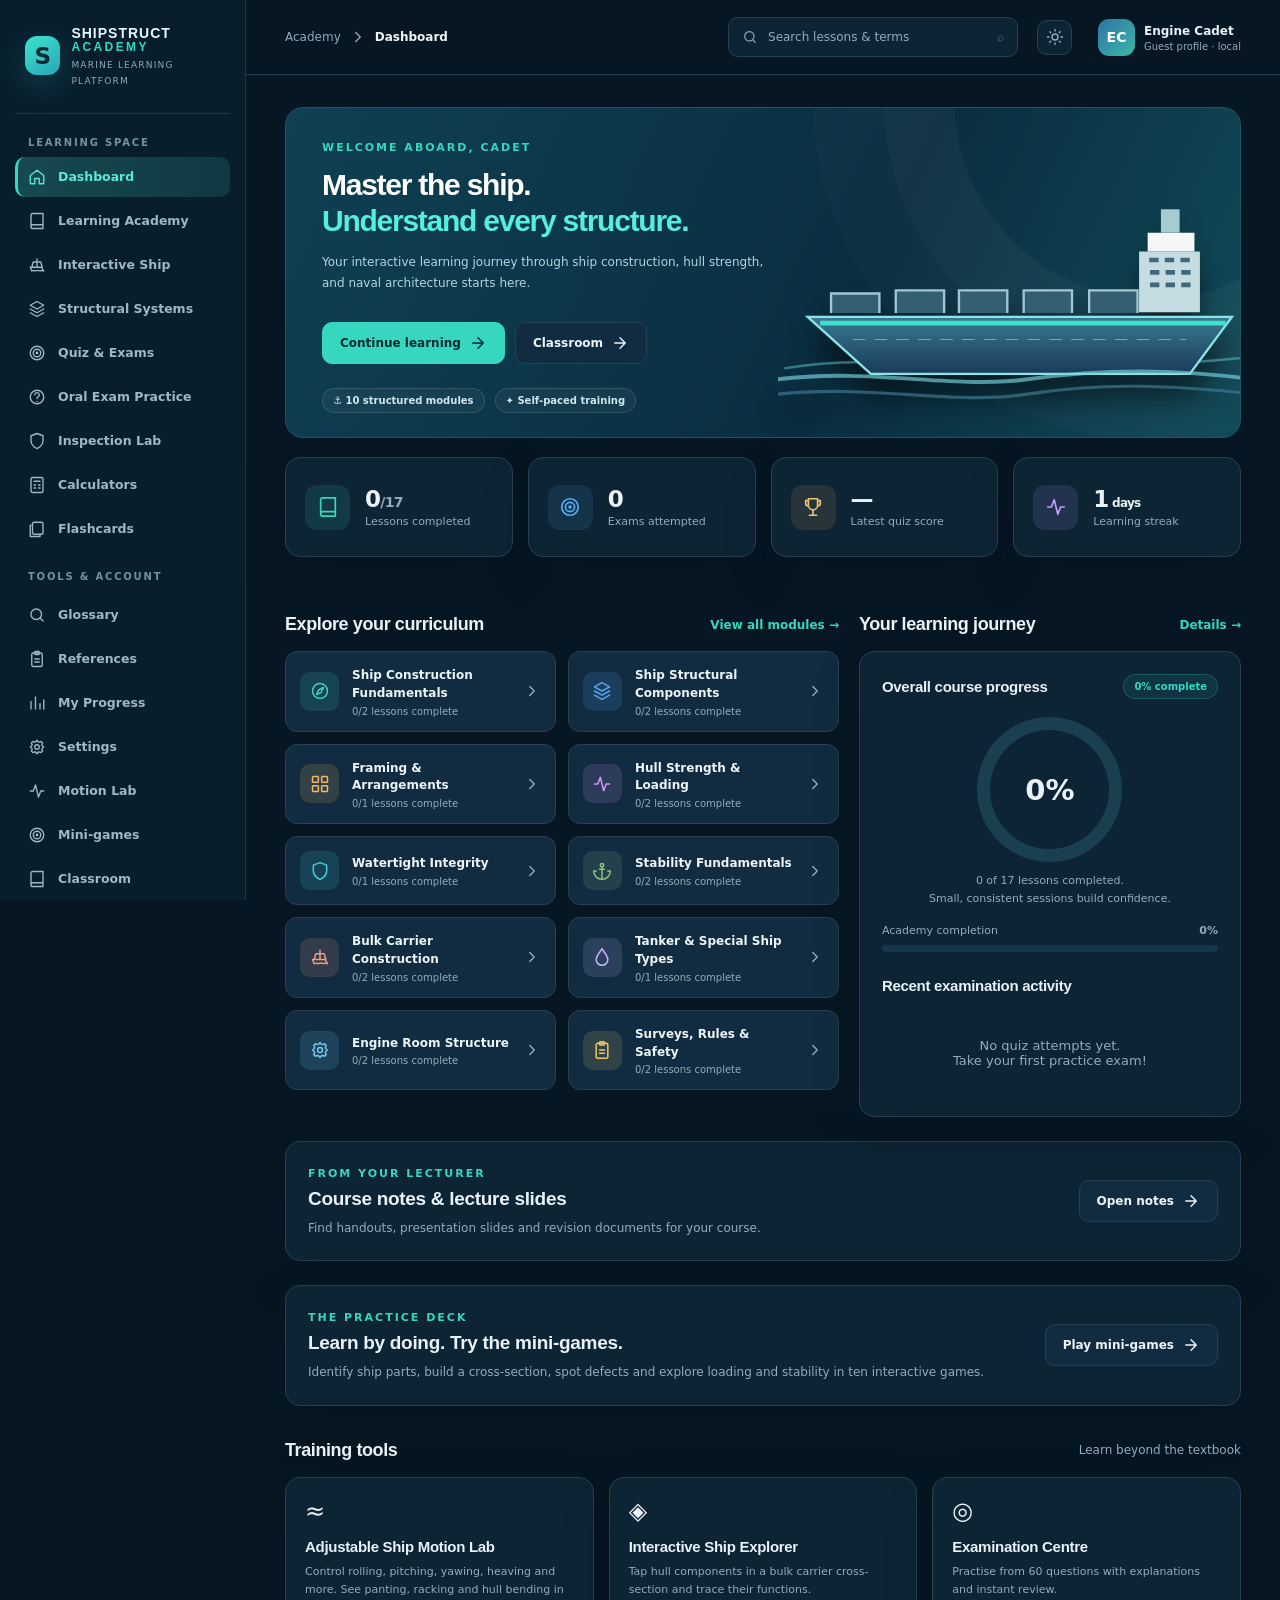
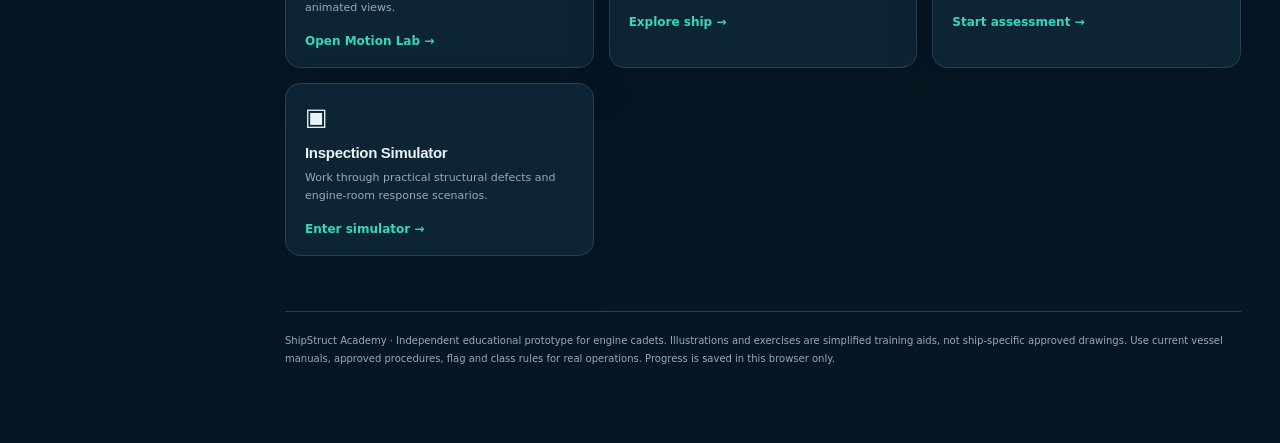
<file: index.html>
<!doctype html>
<html lang="en">
<head>
  <meta charset="utf-8">
  <meta name="viewport" content="width=device-width,initial-scale=1,viewport-fit=cover">
  <meta name="theme-color" content="#071b2c">
  <meta name="description" content="ShipStruct Academy — ship construction and naval architecture training for marine engineering cadets.">
  <link rel="manifest" href="manifest.webmanifest">
  <link rel="icon" href="favicon.svg" type="image/svg+xml">
  <style>
:root{font-family:'DM Sans',system-ui,-apple-system,BlinkMacSystemFont,'Segoe UI',sans-serif;color:#e9f2f7;background:#061723;font-size:14px;--bg:#061723;--surface:#0d2435;--surface2:#112c40;--surface3:#16364b;--ink:#edf5f8;--muted:#95abba;--border:#274152;--accent:#37d7bf;--cyan:#5aaef5;--shade:rgba(0,0,0,.20);--shadow:0 18px 48px rgba(1,10,20,.18)}
*{box-sizing:border-box}body{margin:0;min-height:100vh}button,input,select,textarea{font:inherit}button{cursor:pointer}a{color:inherit;text-decoration:none}input,select,textarea{outline:none}button:focus-visible,input:focus-visible,select:focus-visible,textarea:focus-visible,a:focus-visible,[tabindex]:focus-visible{outline:2px solid var(--accent);outline-offset:3px}::selection{background:#2b977f;color:white}
body.light{--bg:#f2f6fa;--surface:#fff;--surface2:#f8fafc;--surface3:#eaf2f7;--ink:#152c3a;--muted:#607687;--border:#dce6ed;--shade:rgba(22,69,99,.05);--shadow:0 12px 32px rgba(23,65,91,.08);background:var(--bg);color:var(--ink)}
.boot{position:fixed;inset:0;display:grid;place-content:center;text-align:center;letter-spacing:3px;font-weight:800;font-size:24px;color:#efffff}.boot span{color:var(--accent)}.boot small{display:block;letter-spacing:0;font-size:13px;margin-top:15px;color:var(--muted);font-weight:500}
.shell{display:grid;grid-template-columns:246px minmax(0,1fr);min-height:100vh}.sidebar{background:#081e2d;border-right:1px solid #18374b;position:sticky;top:0;height:100vh;padding:25px 15px;display:flex;flex-direction:column;z-index:50;color:#e7f6fc;overflow-y:auto}.brand{display:flex;align-items:center;gap:11px;padding:0 10px 26px;border-bottom:1px solid #1b3849}.brandmark{display:grid;place-items:center;width:39px;height:39px;border-radius:12px;background:linear-gradient(145deg,#3be4cc,#28a5b9);font-weight:900;font-size:23px;color:#072a35;box-shadow:0 10px 30px #27c9c234}.brandname{font-family:Manrope,sans-serif;font-weight:900;font-size:14px;letter-spacing:1px;line-height:1.1}.brandname strong{display:block;color:var(--accent);font-size:12px;letter-spacing:2.4px}.brandhint{font-size:9px;letter-spacing:1.2px;color:#90abb7;margin-top:3px}.side-section{padding:23px 13px 9px;color:#73929f;font-size:10px;text-transform:uppercase;font-weight:800;letter-spacing:1.8px}.nav{display:grid;gap:4px}.nav-link{width:100%;display:flex;align-items:center;gap:12px;padding:11px 13px;border:0;border-radius:10px;color:#9eb8c6;background:transparent;text-align:left;font-weight:600;font-size:12.5px}.nav-link svg{width:18px;height:18px;flex-shrink:0}.nav-link:hover{background:#142f40;color:#eaffff}.nav-link.active{background:linear-gradient(90deg,#174a50,#103842);color:#5aead8;border-left:3px solid var(--accent);padding-left:10px}.side-bottom{margin-top:auto;padding-top:18px}.side-tip{border:1px solid #245265;background:linear-gradient(145deg,#11394a,#0a2a39);border-radius:15px;padding:15px}.side-tip .tip-emoji{font-size:22px}.side-tip h4{margin:8px 0;font-size:12px}.side-tip p{color:#8eb5c2;font-size:11px;line-height:1.65;margin:0 0 12px}.tip-btn{background:#32d4bb;color:#06252b;padding:9px 12px;border-radius:9px;font-size:11px;font-weight:800;border:0;width:100%}.side-version{font-size:10px;color:#547484;margin:16px 10px 0}.main{min-width:0}.topbar{height:75px;border-bottom:1px solid var(--border);display:flex;align-items:center;gap:19px;padding:0 39px;position:sticky;top:0;z-index:30;background:var(--bg);backdrop-filter:blur(18px)}.mobile-menu{display:none;background:transparent;border:0;color:var(--ink)}.breadcrumb{display:flex;align-items:center;gap:8px;color:var(--muted);font-size:12px;white-space:nowrap}.breadcrumb strong{color:var(--ink);font-weight:700}.top-spacer{flex:1}.global-search{display:flex;align-items:center;gap:10px;width:290px;padding:11px 13px;background:var(--surface);border:1px solid var(--border);border-radius:10px;color:var(--muted);cursor:pointer;text-align:left;font-size:12px}.global-search svg{width:16px;height:16px}.top-round{background:var(--surface);border:1px solid var(--border);color:var(--muted);width:35px;height:35px;border-radius:10px;display:grid;place-items:center}.avatar{display:flex;align-items:center;gap:9px;padding-left:7px}.avatar-circle{display:grid;place-items:center;background:linear-gradient(135deg,#3272a5,#39baa7);height:37px;width:37px;border-radius:11px;color:white;font-weight:900}.avatar small{display:block;color:var(--muted);font-size:10px;margin-top:3px}.avatar strong{font-size:12px}.content{max-width:1460px;padding:32px 39px 75px;margin:0 auto}.eyebrow{color:var(--accent);font-size:11px;font-weight:800;letter-spacing:2px;text-transform:uppercase}.page-top{margin-bottom:26px}.page-top h1{font-family:Manrope,sans-serif;font-size:28px;letter-spacing:-1.1px;margin:8px 0}.subtext{color:var(--muted);font-size:13px;line-height:1.65;max-width:720px}.muted{color:var(--muted)}.mini{font-size:11px}.card{background:var(--surface);border:1px solid var(--border);border-radius:15px;padding:22px;box-shadow:var(--shadow)}.card.flat{box-shadow:none}.card-header{display:flex;align-items:center;gap:12px;justify-content:space-between;margin-bottom:18px}.card h3{font-family:Manrope,sans-serif;font-size:15px;letter-spacing:-.3px;margin:0}.card p{line-height:1.68}.section-head{display:flex;align-items:center;justify-content:space-between;gap:15px;margin:34px 0 16px}.section-head h2{margin:0;font-size:18px;letter-spacing:-.4px;font-family:Manrope,sans-serif}.section-head small{color:var(--muted);font-size:12px}.link{color:var(--accent);font-weight:700;border:0;background:transparent;cursor:pointer;font-size:12px;padding:0}.pill{display:inline-flex;align-items:center;gap:6px;border:1px solid var(--border);background:var(--surface2);padding:6px 10px;border-radius:30px;color:var(--muted);font-size:10px;font-weight:700}.pill.accent{color:var(--accent);background:rgba(55,215,191,.09);border-color:rgba(55,215,191,.24)}.pill.warning{color:#f3c779;background:#f3c77910;border-color:#f3c77940}.btn{display:inline-flex;align-items:center;justify-content:center;gap:8px;background:var(--accent);border:1px solid var(--accent);color:#032a31;padding:11px 17px;font-size:12px;font-weight:800;border-radius:10px;text-align:center;transition:transform .15s,background .15s}.btn:hover{transform:translateY(-1px);background:#51e2cf}.btn.secondary{background:var(--surface2);border-color:var(--border);color:var(--ink)}.btn.secondary:hover{background:var(--surface3)}.btn.ghost{background:transparent;border-color:var(--border);color:var(--muted)}.btn.danger{background:#643b4c;border-color:#9a536e;color:#fff}.btn:disabled{opacity:.44;cursor:not-allowed;transform:none}.btn.small{font-size:11px;padding:8px 12px;border-radius:8px}.btn.full{width:100%}.hero{min-height:254px;display:grid;grid-template-columns:1.08fr .92fr;position:relative;overflow:hidden;background:linear-gradient(115deg,#0f4054 0%,#0a2e40 60%,#114b59 100%);border:1px solid #235264;border-radius:18px;padding:33px 36px 24px;color:#fff}.hero:before{content:"";position:absolute;width:400px;height:400px;border:1px solid #ffffff0a;border-radius:50%;right:-115px;top:-210px;box-shadow:0 0 0 70px #ffffff05,0 0 0 140px #ffffff04}.hero .hero-text{z-index:1}.hero h1{font-size:30px;font-family:Manrope,sans-serif;letter-spacing:-1.25px;margin:13px 0;line-height:1.2;max-width:500px}.hero h1 span{color:#54efdd}.hero p{font-size:12px;color:#b3d7e1;line-height:1.75;max-width:450px}.hero .btn{margin-top:16px}.hero-visual{align-self:center;justify-self:stretch;z-index:1;margin:25px -50px -12px -20px}.hero-visual svg{display:block;width:100%;filter:drop-shadow(0px 23px 13px #0007)}.hero-meta{display:flex;gap:10px;margin-top:24px}.hero-meta .pill{background:#ffffff0b;border-color:#ffffff20;color:#cee7ee}.stats{display:grid;grid-template-columns:repeat(4,minmax(0,1fr));gap:15px;margin-top:19px}.stat{display:flex;align-items:center;gap:15px;min-height:100px;padding:18px 19px}.stat-icon{width:45px;height:45px;border-radius:12px;background:rgba(55,215,191,.12);color:var(--accent);display:grid;place-items:center;flex-shrink:0}.stat-icon svg{width:22px;height:22px}.stat:nth-child(2) .stat-icon{background:#5aaef51b;color:var(--cyan)}.stat:nth-child(3) .stat-icon{background:#f1bb701c;color:#eac379}.stat:nth-child(4) .stat-icon{background:#b89af621;color:#c0a2fe}.stat strong{display:block;font-size:23px;letter-spacing:-.7px;font-weight:800}.stat small{font-size:11px;color:var(--muted)}.grid-two{display:grid;grid-template-columns:1.45fr 1fr;gap:20px}.module-list{display:grid;grid-template-columns:repeat(2,minmax(0,1fr));gap:12px}.module-row{display:flex;align-items:center;gap:13px;border:1px solid var(--border);background:var(--surface2);border-radius:12px;padding:14px;cursor:pointer;text-align:left;color:var(--ink)}.module-row:hover{border-color:#3b887e;transform:translateY(-1px)}.mod-icon{width:39px;height:39px;border-radius:10px;background:color-mix(in srgb,var(--mod-color) 15%,transparent);color:var(--mod-color);display:grid;place-items:center;flex-shrink:0;font-weight:900;font-size:13px}.mod-icon svg{width:20px;height:20px}.module-row .mod-title{font-size:12px;font-weight:800;line-height:1.4}.module-row small{color:var(--muted);font-size:10px;display:block;margin-top:4px}.circle-progress{--pct:0;display:grid;place-items:center;width:145px;height:145px;border-radius:50%;background:conic-gradient(var(--accent) calc(var(--pct)*1%),#1a4050 0);margin:10px auto;position:relative}.circle-progress:before{content:"";position:absolute;inset:13px;background:var(--surface);border-radius:50%}.circle-progress strong{position:relative;font-size:29px}.progress-hint{text-align:center;font-size:11px;color:var(--muted);line-height:1.6}.progress-row{display:flex;justify-content:space-between;color:var(--muted);font-size:11px;margin:17px 0 8px}.progress-track{height:7px;background:var(--surface3);border-radius:20px;overflow:hidden}.progress-fill{height:100%;background:linear-gradient(90deg,#28b8c4,#41dcc2);border-radius:inherit;transition:width .4s}.activity-item{display:flex;align-items:center;gap:12px;padding:14px 0;border-bottom:1px solid var(--border)}.activity-item:last-child{border-bottom:0}.activity-dot{width:9px;height:9px;background:var(--accent);border-radius:50%}.activity-item h4{margin:0 0 3px;font-size:12px}.activity-item small{color:var(--muted);font-size:10px}.workspace{display:grid;grid-template-columns:repeat(3,minmax(0,1fr));gap:15px}.workspace .card{padding:19px;min-height:155px}.workspace .big-icon{font-size:24px;display:block;margin-bottom:13px}.workspace .card h3{margin:0 0 8px}.workspace .card p{margin:0 0 14px;color:var(--muted);font-size:11px}.academy-controls{display:flex;gap:12px;align-items:center;flex-wrap:wrap;margin-bottom:18px}.searchbox,.select,.number-field,.textarea{background:var(--surface);border:1px solid var(--border);border-radius:10px;color:var(--ink);padding:11px 13px}.searchbox{flex:1;min-width:220px}.select{min-width:200px}.lesson-grid{display:grid;grid-template-columns:repeat(3,minmax(0,1fr));gap:15px}.lesson-tile{display:flex;flex-direction:column;gap:10px;min-height:233px;transition:transform .14s,border-color .14s}.lesson-tile:hover{transform:translateY(-2px);border-color:#46988d}.lesson-tile .card-kicker{color:var(--accent);font-size:10px;font-weight:800;letter-spacing:.7px;text-transform:uppercase}.lesson-tile h3{font-size:16px;line-height:1.45}.lesson-tile p{color:var(--muted);font-size:12px;line-height:1.6;margin:0;display:-webkit-box;-webkit-line-clamp:3;-webkit-box-orient:vertical;overflow:hidden}.lesson-tile .bottom{margin-top:auto;display:flex;justify-content:space-between;align-items:center;gap:8px}.lesson-tile .bottom span{font-size:11px;color:var(--muted)}.lesson-body{display:grid;grid-template-columns:minmax(0,1fr) 260px;gap:20px;align-items:start}.article{padding:32px}.article h2{font-family:Manrope,sans-serif;font-size:20px;margin:31px 0 10px}.article h2:first-of-type{margin-top:19px}.article p{font-size:13px;color:var(--muted);line-height:1.95;margin:9px 0}.article ul{padding-left:19px;color:var(--muted);line-height:1.8}.article li{margin:8px 0}.article .lead{font-size:15px;color:var(--ink);line-height:1.85}.note-block{padding:18px;background:var(--surface2);border-radius:12px;border-left:3px solid var(--accent);margin-top:18px}.note-block h4{font-size:12px;margin:0 0 8px;color:var(--accent)}.note-block p{margin:0}.article-side{position:sticky;top:99px;display:grid;gap:16px}.objectives-list{padding-left:18px;margin:9px 0;color:var(--muted);line-height:1.85;font-size:12px}.tag-list{display:flex;flex-wrap:wrap;gap:7px;margin:13px 0}.tag-list span{background:var(--surface3);border:1px solid var(--border);color:var(--muted);padding:6px 9px;border-radius:7px;font-size:10px}.textarea{width:100%;min-height:125px;resize:vertical;line-height:1.6}.diagram-wrap{background:radial-gradient(ellipse at center,#123a4b 0%,#091e2f 85%);border:1px solid #2b4d5f;overflow:hidden;border-radius:16px;position:relative;padding:14px}.diagram-wrap svg{width:100%;height:auto;max-height:530px;display:block}.explorer-grid{display:grid;grid-template-columns:minmax(0,1.6fr) minmax(260px,.7fr);gap:17px}.explorer-control{display:flex;align-items:center;justify-content:space-between;gap:8px;margin-bottom:17px;flex-wrap:wrap}.legend{display:flex;flex-wrap:wrap;gap:10px;margin:13px 0 0}.legend span{font-size:10px;color:var(--muted)}.legend i{display:inline-block;width:9px;height:9px;border-radius:2px;background:var(--c);margin-right:5px}.ship-part{cursor:pointer;transition:filter .2s,opacity .2s}.ship-part:hover{filter:brightness(1.35)}.ship-part.active{filter:brightness(1.45) drop-shadow(0 0 6px #38eaca)}.ship-part:focus{outline:none;filter:brightness(1.3) drop-shadow(0 0 6px #38eaca)}.ship-label{pointer-events:none;font-family:system-ui,sans-serif;fill:#d0e9f3;font-size:13px;font-weight:600}.ship-line{stroke:#75abbc;stroke-width:4;stroke-linejoin:round}.diagram-hint{color:var(--muted);font-size:11px;margin:7px 0}.part-list{display:grid;grid-template-columns:repeat(2,1fr);gap:7px}.part-btn{padding:10px;text-align:left;border-radius:8px;font-size:11px;border:1px solid var(--border);background:var(--surface2);color:var(--muted)}.part-btn.active{color:var(--accent);border-color:var(--accent);background:#2ed5bd12}.info-header{margin:12px 0;font-size:22px;font-family:Manrope,sans-serif}.info-field{padding:13px 0;border-top:1px solid var(--border)}.info-field h4{margin:0 0 7px;font-size:10px;text-transform:uppercase;letter-spacing:1.3px;color:var(--accent)}.info-field p{margin:0;color:var(--muted);font-size:12px;line-height:1.8}.quiz-start{display:grid;grid-template-columns:1fr 1fr;gap:20px}.field{margin-bottom:16px}.field label{display:block;font-size:11px;color:var(--muted);font-weight:700;margin-bottom:8px}.field .select,.field .number-field{width:100%}.question-layout{max-width:820px;margin:0 auto}.quiz-progress{display:flex;align-items:center;gap:15px;margin-bottom:17px}.quiz-progress .progress-track{flex:1}.quiz-panel h2{font-family:Manrope,sans-serif;font-size:23px;line-height:1.5;max-width:730px;margin:20px 0 24px}.choices{display:grid;gap:11px}.choice{display:flex;align-items:center;gap:12px;padding:15px 17px;background:var(--surface2);border:1px solid var(--border);color:var(--ink);border-radius:11px;text-align:left;width:100%;font-size:13px;line-height:1.5}.choice:hover:not(:disabled){border-color:var(--accent)}.choice .letter{display:grid;place-items:center;width:30px;height:30px;border-radius:8px;border:1px solid var(--border);font-weight:800;flex-shrink:0}.choice.correct{border-color:#2ed1af;background:#1ac19b18}.choice.wrong{border-color:#f08a8a;background:#e9636316}.feedback{margin:18px 0;padding:17px;background:#27b9a413;border:1px solid #32d9bb49;border-radius:12px;color:var(--ink);line-height:1.8}.feedback.bad{background:#ca777712;border-color:#d37b7b56}.result-score{font-size:63px;font-weight:900;letter-spacing:-2px;color:var(--accent);margin:5px 0}.review-item{padding:16px;border-bottom:1px solid var(--border)}.review-item:last-child{border:0}.review-item h4{margin:0 0 10px;line-height:1.6}.review-item p{margin:5px 0;color:var(--muted);font-size:12px;line-height:1.7}.inspection-grid{display:grid;grid-template-columns:repeat(2,1fr);gap:16px}.scenario-card{display:flex;flex-direction:column;min-height:180px}.scenario-card h3{margin:14px 0 6px}.scenario-card p{font-size:12px;color:var(--muted)}.scenario-card .btn{margin-top:auto;align-self:flex-start}.calc-grid{display:grid;grid-template-columns:300px minmax(0,1fr);gap:19px}.calc-list{display:grid;gap:7px}.calc-list button{display:flex;align-items:center;gap:10px;text-align:left;padding:13px;background:var(--surface2);border:1px solid var(--border);border-radius:10px;color:var(--muted);font-size:12px}.calc-list button.active{border-color:var(--accent);color:var(--accent);background:#38d4be0d}.calc-inputs{display:grid;grid-template-columns:repeat(2,minmax(0,1fr));gap:12px}.calc-output{background:linear-gradient(125deg,#173f51,#0e3042);border:1px solid #2b6876;border-radius:12px;padding:23px;margin-top:21px;color:white}.calc-output strong{font-size:28px;display:block;margin:5px 0}.calc-output small{color:#add4db}.flashcard{min-height:270px;padding:35px;border-radius:17px;border:1px solid #33838a;background:radial-gradient(circle at 65% 10%,#205568 0%,#103448 45%,#0c2b3b 100%);color:#efffff;display:flex;flex-direction:column;align-items:center;justify-content:center;text-align:center;cursor:pointer;gap:20px}.flashcard h2{font-family:Manrope,sans-serif;font-size:28px;margin:0}.flashcard p{font-size:15px;line-height:1.8;max-width:500px}.flash-controls{display:flex;align-items:center;justify-content:center;gap:10px;margin-top:20px;flex-wrap:wrap}.glossary-grid{display:grid;grid-template-columns:repeat(2,1fr);gap:12px}.term{padding:17px}.term h4{font-size:13px;margin:0 0 7px}.term p{font-size:11px;color:var(--muted);line-height:1.7;margin:0}.resource-card{margin-bottom:12px}.resource-card a{display:block}.resource-card h3{margin:7px 0}.resource-card:hover{border-color:#328b87}.bar-row{display:grid;grid-template-columns:190px minmax(80px,1fr) 44px;gap:12px;align-items:center;padding:11px 0}.bar-row span{font-size:11px;color:var(--muted)}.bar-row strong{font-size:11px;text-align:right}.empty{padding:40px 20px;text-align:center;color:var(--muted);font-size:13px}.settings-grid{display:grid;grid-template-columns:1fr 1fr;gap:18px}.file-input{display:block;border:1px dashed var(--border);border-radius:10px;padding:18px;margin:15px 0;font-size:12px}.toast{position:fixed;right:25px;bottom:24px;z-index:200;background:#225a61;color:#f0ffff;border:1px solid #3de1bf;border-radius:12px;padding:12px 16px;font-size:12px;box-shadow:0 10px 40px #0006}.overlay{position:fixed;inset:0;z-index:44;background:#030e18ad;display:none}.note-strong{color:var(--ink);font-weight:700}.footnote{border-top:1px solid var(--border);margin-top:55px;padding-top:20px;color:var(--muted);font-size:10px;line-height:1.8}.icon{width:18px;height:18px;vertical-align:middle;stroke:currentColor;fill:none;stroke-width:1.8;stroke-linecap:round;stroke-linejoin:round}.backlink{color:var(--muted);font-weight:700;font-size:12px;display:inline-flex;align-items:center;gap:7px;margin-bottom:20px}.backlink:hover{color:var(--accent)}
@media(max-width:1200px){.content{padding:29px 27px 65px}.topbar{padding:0 27px}.stats{grid-template-columns:repeat(2,1fr)}.lesson-grid{grid-template-columns:repeat(2,1fr)}.workspace{grid-template-columns:repeat(2,1fr)}}
@media(max-width:950px){.shell{grid-template-columns:1fr}.sidebar{position:fixed;left:-270px;top:0;width:246px;transition:left .22s}.sidebar.open{left:0}.overlay.show{display:block}.mobile-menu{display:grid;place-items:center}.global-search{width:180px}.topbar{height:66px}.content{padding:23px 22px 60px}.hero{grid-template-columns:1fr}.hero-visual{position:absolute;right:-30px;bottom:-20px;width:44%;opacity:.45;margin:0}.hero-text{max-width:75%}.grid-two{grid-template-columns:1fr}.explorer-grid{grid-template-columns:1fr}.lesson-body{grid-template-columns:1fr}.article-side{position:static;grid-template-columns:1fr 1fr}}
@media(max-width:600px){.topbar{gap:11px;padding:0 16px}.global-search{display:none}.avatar strong,.avatar small{display:none}.avatar-circle{width:33px;height:33px}.content{padding:19px 15px 48px}.page-top h1{font-size:24px}.hero{padding:25px 20px;min-height:270px}.hero h1{font-size:26px}.hero-text{max-width:100%}.hero-visual{bottom:-10px;right:-55px;width:75%;opacity:.18}.hero-meta{margin-top:19px}.stats{gap:9px}.stat{min-height:93px;padding:12px 10px;gap:9px}.stat strong{font-size:20px}.stat small{font-size:10px}.stat-icon{width:35px;height:35px}.module-list,.workspace,.lesson-grid,.inspection-grid,.quiz-start,.glossary-grid,.settings-grid{grid-template-columns:1fr}.card{padding:17px}.article{padding:20px}.article-side{grid-template-columns:1fr}.calc-grid{grid-template-columns:1fr}.calc-inputs{grid-template-columns:1fr}.bar-row{grid-template-columns:110px minmax(55px,1fr) 33px}.question-layout .quiz-panel h2{font-size:19px}.diagram-wrap{padding:3px}.part-list{grid-template-columns:repeat(2,1fr)}.section-head{margin:27px 0 13px}.top-round{width:32px;height:32px}}

/* Mobile-first navigation for the installable app experience. */
.mobile-tabs{display:none}
@media(max-width:950px){
 .mobile-tabs{position:fixed;inset:auto 0 0;display:grid;grid-template-columns:repeat(5,minmax(0,1fr));align-items:stretch;z-index:43;min-height:68px;padding:6px 8px calc(6px + env(safe-area-inset-bottom));border-top:1px solid var(--border);background:color-mix(in srgb,var(--bg) 94%,transparent);backdrop-filter:blur(18px);box-shadow:0 -12px 30px #0003}
 .mobile-tab{border:0;background:transparent;color:var(--muted);border-radius:12px;display:flex;flex-direction:column;align-items:center;justify-content:center;gap:4px;font-size:10px;font-weight:700;min-width:0;min-height:52px;padding:7px 2px;text-align:center}
 .mobile-tab .icon{width:21px;height:21px}
 .mobile-tab.active{color:var(--accent);background:color-mix(in srgb,var(--accent) 11%,transparent)}
 .mobile-tab:active{transform:scale(.96)}
 .content{padding-bottom:calc(125px + env(safe-area-inset-bottom))}
 .toast{bottom:calc(83px + env(safe-area-inset-bottom));right:12px;left:12px;text-align:center}
}
@media(max-width:420px){
 .mobile-tab{font-size:9.5px}
 .hero-meta{flex-wrap:wrap}
 .module-row{min-height:67px}
 .choice{min-height:54px}
 .btn{min-height:42px}
}
/* V1.1 interactive strength and oral training labs */
.lab-grid{display:grid;grid-template-columns:1fr 1fr;gap:18px;align-items:stretch}.lab-diagram{margin-top:17px}.lab-diagram svg{max-height:275px}.tab-row{display:flex;flex-wrap:wrap;gap:9px;align-items:center}.lab-readout{display:grid;grid-template-columns:1fr 1fr;gap:12px;margin:16px 0}.lab-readout>div{background:var(--surface2);border:1px solid var(--border);border-radius:11px;padding:15px}.lab-readout small{display:block;font-size:10px;font-weight:800;color:var(--muted);letter-spacing:1px}.lab-readout strong{display:block;font-size:14px;margin-top:8px;color:var(--accent)}.course-callouts{display:grid;grid-template-columns:repeat(3,minmax(0,1fr));gap:14px}.course-callouts h3{line-height:1.5}.course-callouts p{line-height:1.8}.oral-stats{display:grid;grid-template-columns:1fr 1fr;gap:12px;margin:20px 0}.oral-stats>div{background:var(--surface2);border:1px solid var(--border);border-radius:12px;padding:20px}.oral-stats strong{display:block;font-size:27px;color:var(--accent)}.oral-stats small{display:block;margin-top:6px;color:var(--muted)}.examiner-points{background:var(--surface2);border:1px solid var(--border);border-left:4px solid var(--accent);padding:22px;border-radius:12px;margin:20px 0}.examiner-points ol{color:var(--ink);line-height:1.9;font-size:13px;padding-left:21px}.examiner-points li{margin:9px 0}.followup{border-top:1px solid var(--border);margin-top:20px;padding-top:16px;color:var(--ink)}.followup p{color:var(--muted);font-size:13px;line-height:1.7}.oral-debrief{margin:22px 0}
@media(max-width:900px){.lab-grid{grid-template-columns:1fr}}@media(max-width:600px){.course-callouts{grid-template-columns:1fr}.lab-readout{gap:8px}.lab-readout>div{padding:11px}.lab-readout strong{font-size:12px}.examiner-points{padding:16px}}

/* Classroom access follows the existing dashboard button styles. */
.hero-actions{display:flex;flex-wrap:wrap;align-items:center;gap:10px}


.course-notes-link{display:flex;justify-content:space-between;align-items:center;gap:20px;margin-top:24px}.course-notes-link h3{margin:8px 0;font-size:19px}.course-notes-link p{margin:0;color:var(--muted);font-size:12px}.course-notes-link .btn{flex-shrink:0}@media(max-width:650px){.course-notes-link{align-items:flex-start;flex-direction:column}}
</style>
  <title>ShipStruct Academy · Marine Engineering Cadet Learning</title>
</head>
<body>
  <div id="app"><div class="boot">SHIPSTRUCT<span>ACADEMY</span><small>Loading maritime learning platform…</small></div></div>
  <script>
/* Curated educational content. Illustrated arrangements are schematic, not class drawings. */
const MODULES = [
{id:1,title:'Ship Construction Fundamentals',subtitle:'Dimensions, displacement, materials',icon:'compass',color:'#3fd2be'},
{id:2,title:'Ship Structural Components',subtitle:'Hull, keel, double bottom, bulkheads',icon:'layers',color:'#58a6f3'},
{id:3,title:'Framing & Arrangements',subtitle:'Longitudinal and transverse framing',icon:'grid',color:'#f1b967'},
{id:4,title:'Hull Strength & Loading',subtitle:'Hogging, sagging, shear and stress',icon:'activity',color:'#d398f8'},
{id:5,title:'Watertight Integrity',subtitle:'Subdivision, hatch covers and doors',icon:'shield',color:'#48cad6'},
{id:6,title:'Stability Fundamentals',subtitle:'G, B, M and free surface',icon:'anchor',color:'#92bd85'},
{id:7,title:'Bulk Carrier Construction',subtitle:'Topside, hopper and cargo hold structure',icon:'ship',color:'#ed9d86'},
{id:8,title:'Tanker & Special Ship Types',subtitle:'Double hulls and cargo arrangements',icon:'droplet',color:'#c4b4fc'},
{id:9,title:'Engine Room Structure',subtitle:'Foundations, sea chests, shafting',icon:'settings',color:'#75c7e8'},
{id:10,title:'Surveys, Rules & Safety',subtitle:'Corrosion, classification and IMO',icon:'clipboard',color:'#f0c66c'}
];
const makeLesson=(id,module,title,minutes,objectives,overview,details,principle,aboard,defects,inspection,terms,summary)=>({id,module,title,minutes,objectives,overview,details,principle,aboard,defects,inspection,terms,summary});
const LESSONS=[
makeLesson('principal-dimensions',1,'Principal Dimensions of a Ship',12,
['Differentiate LOA, LBP, breadth, moulded depth and draught','Explain why correct reference points matter'],
'A ship is described using a small set of reference dimensions. Length overall (LOA) is its maximum overall length; length between perpendiculars (LBP) is a design reference length, commonly measured between the aft and forward perpendiculars. Breadth is measured across the hull, while depth is a vertical structural dimension and draught is the vertical distance from a reference baseline to the waterline.',
['Moulded dimensions are generally measured to the inside surface of shell plating at specified locations. Exact definitions depend on the naval architecture convention being used. Do not interchange extreme breadth with moulded breadth when computing coefficients.','Freeboard is the vertical distance from the assigned load-line deck reference to the relevant load line, measured according to the applicable Load Lines rules. It is not the same thing as moulded depth minus draught in every real arrangement.','In loading calculations, dimensions must be consistent with the vessel hydrostatic particulars. A small error in draught or water density can make a large difference to estimated displacement.'],
'Length and breadth influence resistance, seakeeping and available cargo space; depth and draught influence buoyancy and loading limits.',
'On a bulk carrier the engine cadet may see draught marks forward, midships and aft. Officers use corrected draughts with approved hydrostatic tables—not a casual tape-measure estimate—to assess loading.',
'Misreading draught marks, mixing units, or confusing LOA with LBP causes errors in voyage and hydrostatic estimates.',
'Use the vessel general arrangement, capacity plan, loading manual and hydrostatic tables; check which definitions and units are stated.',
['LOA','LBP','Moulded breadth','Moulded depth','Draught','Freeboard'],
'Dimensions are defined relative to agreed reference lines. Always confirm which length, breadth and draught a calculation requires.'),
makeLesson('displacement-tonnage',1,'Displacement, Deadweight & Tonnage',11,
['Distinguish mass displacement from deadweight','Separate cargo capacity from tonnage measurements'],
'Displacement is the mass of water displaced by the immersed hull; for a floating ship it equals the ship’s total mass. Deadweight (DWT) is the difference between loaded displacement and lightship displacement, representing carrying capacity for cargo, fuel, water, stores and other variable loads.',
['Gross tonnage (GT) and net tonnage (NT) are dimensionless regulatory measures derived from the volumes of enclosed spaces, not masses in tonnes. A ship with 45,000 GT does not necessarily displace 45,000 tonnes.','Lightship displacement includes the completed vessel with permanently fitted equipment but without consumables, variable loads or cargo as defined by the applicable lightship condition.','Seawater and freshwater have different densities. The same immersed volume corresponds to different displaced masses, so draft changes when moving between different water densities for the same ship mass.'],
'Archimedes’ principle: an afloat ship displaces water whose weight balances the vessel’s weight.',
'Ballast loading, bunkering and cargo operations alter displacement. Engine-room tanks contribute to the variable load and must be reflected correctly in ship records.',
'Confusing deadweight with cargo-only capacity or GT with displacement leads to incorrect explanations and capacity assumptions.',
'Read the loading booklet, stability information and tank sounding tables. Reconcile transfer records with the vessel’s approved loading information.',
['Displacement','Lightship','Deadweight','GT','NT','Density'],
'Displacement is a mass/weight concept; deadweight is carrying capacity; GT and NT are dimensionless volume-based measures.'),
makeLesson('keel-double-bottom',2,'Keel, Centre Girder & Double Bottom',15,
['Identify the outer bottom, inner bottom, floors and centre girder','Explain the double bottom’s strength and protective roles'],
'The double bottom is a structural space between outer bottom shell plating and the inner bottom (tank top). Floors and girders connect these plates into a strong cellular structure, resisting local pressure and transmitting hull loads.',
['The centre girder is a longitudinal structural member near the centreline; side girders support the inner bottom away from the centreline. Transverse floors support the panels and help distribute loads into longitudinal members.','The keel is traditionally the principal bottom centreline structural element; on modern welded ships the exact form differs from historical bar-keel construction. The structural keel should not be confused with the entire centre girder.','Double bottom spaces often form ballast, fuel or other tanks depending on ship design. Their tank boundaries, air pipes, sounding arrangements and manholes must be kept intact and maintained.'],
'A cellular bottom provides plate support and distributes loads while offering separation between the sea and inner bottom spaces.',
'On a bulk carrier, heavy cargo loads act on the tank top while external hydrostatic pressure acts on the shell. Both are transmitted through floors, girders and shell stiffeners.',
'Pitting, coating breakdown, damaged brackets, distorted floors, cracked weld toes and corrosion in poorly ventilated spaces are common inspection concerns.',
'Never enter double-bottom spaces without approved enclosed-space procedures. Review tank access plans and report wastage, deformation and suspicious leaks.',
['Keel','Centre girder','Side girder','Floor','Tank top','Outer bottom'],
'Think of the double bottom as interconnected plates, longitudinal girders and transverse floors—not simply an empty protective void.'),
makeLesson('shell-bulkheads',2,'Shell Plating, Frames & Bulkheads',14,
['Describe how shell plating is supported','Distinguish transverse and longitudinal bulkheads'],
'Shell plating forms the watertight outer skin. Frames and stiffeners prevent unsupported plates from deforming excessively under sea pressure and transfer local loads to the broader hull structure. Bulkheads divide the vessel into compartments and may carry significant structural loads.',
['Transverse bulkheads extend across the ship, assisting subdivision and transverse stiffness. Longitudinal bulkheads run fore-and-aft and can help resist longitudinal and transverse loads depending on arrangement.','Watertight bulkheads form part of the ship’s subdivision. Penetrations must preserve the required integrity using approved fittings and arrangements. Not every bulkhead is watertight.','Brackets, webs, stringers and stiffeners connect local plate panels with larger supporting members; transitions and cut-outs require careful structural detailing because stresses concentrate there.'],
'Load travels from a plate panel into its stiffeners, then into primary supporting members and the overall hull girder.',
'In a machinery space, bulkheads can separate engine room from tanks or steering gear spaces. A pipe passing through a watertight boundary requires suitable approved penetration details.',
'Fractures around openings, buckled plating, fractured brackets and local corrosion around weld connections reduce structural integrity.',
'Inspect for distortion, fractures, coating failures and leakage marks. Record location precisely with frame numbers and height reference when reporting.',
['Shell plating','Frame','Stiffener','Bulkhead','Bracket','Stringer'],
'Shell is the boundary; stiffeners support plates; bulkheads divide spaces and help the hull resist loads.'),
makeLesson('framing-arrangements',3,'Transverse vs Longitudinal Framing',15,
['Compare transverse and longitudinal framing','Explain combined framing used on large merchant vessels'],
'Transverse framing uses closely spaced athwartship frames as major recurring supports. Longitudinal framing places closely spaced fore-and-aft stiffeners with deeper transverse web frames at wider intervals. Real vessels often combine systems in different areas.',
['Longitudinal stiffeners increase the effectiveness of deck and bottom plating in resisting global hull girder longitudinal bending. Transverse frames provide good support for side shell and local loads.','A tanker may use extensive longitudinal framing in tanks; a bulk carrier may combine longitudinally stiffened decks and bottom with transverse arrangements in cargo hold sides, depending on the design and applicable rules.','Primary members such as deep webs and girders collect loads from ordinary stiffeners. Spacing and scantlings are selected by structural design; they are not interchangeable without an assessment.'],
'Longitudinal members contribute to sectional area resisting hull-girder bending; transverse members support transverse and localized forces.',
'In the hold, identify whether a vertical member is an ordinary frame or deep web frame. Inspect connections rather than assuming every stiffener is equally loaded.',
'Cracking at terminations and bracket toes, buckling between supports, and fractured connections can interrupt load paths.',
'Examine connection continuity, local distortion, erosion and corrosion in way of supports and cut-outs.',
['Transverse frame','Longitudinal stiffener','Web frame','Girder','Scantling'],
'Framing direction is a structural design choice; most modern merchant ships use a mixture tailored to hull stresses.'),
makeLesson('hull-bending',4,'Hogging, Sagging & Hull-Girder Stress',16,
['Explain hogging and sagging using buoyancy and weight','Relate bending to deck and bottom stresses'],
'Along a ship, weight and buoyancy are not uniformly distributed. Their imbalance produces shear force and bending moment. The entire hull behaves approximately like a beam, called the hull girder.',
['Hogging is a condition in which the hull bends with its midship region relatively higher than the ends. In positive hogging, the deck tends to be in tension and the bottom in compression.','Sagging is the opposite curvature: the middle is relatively lower than the ends; the deck tends toward compression and the bottom toward tension. Still-water cargo distribution and wave-induced buoyancy can both influence the bending state.','For a simplified section, bending stress is proportional to M·y/I. Real hull behavior involves fatigue, corrosion, torsion, panel buckling and dynamic loads, so simple beam equations are teaching models, not survey acceptance criteria.'],
'Net distributed load = weight per length − buoyancy per length (under a chosen sign convention). Integrating load gives shear; integrating shear gives bending moment.',
'Loading computer limits on a bulk carrier help the officer manage still-water shear and bending. Machinery officers should understand why tank transfers must be coordinated.',
'Loss of effective section by corrosion, local buckling in compressed regions, and cracking at high-stress discontinuities are concerns.',
'Use approved loading guidance. Report visible deck/shell deformation or abnormal structural cracking; do not independently approve loading arrangements.',
['Hull girder','Hogging','Sagging','Shear force','Bending moment','Section modulus'],
'Uneven buoyancy and weights bend the ship. Hogging and sagging reverse which extreme fibres are in tension and compression.'),
makeLesson('local-loads',4,'Panting, Pounding, Racking & Fatigue',13,
['Identify major local and cyclic hull loads','Explain why repeated small loads can matter'],
'Besides global bending, ships experience local and repeated loads. Panting is cyclic in-and-out movement of plating, often near the bow due to changing water pressures. Pounding or slamming occurs when hull sections impact water after emerging or encountering severe seas.',
['Racking is distortion of the transverse cross-section, especially important for ships with large deck openings. Torsion twists the hull about its length. Supporting structure is arranged to carry these effects.','Fatigue damage develops from repeated stress cycles, with cracks commonly initiating at weld toes, brackets, notches or sharp transitions. A load below the one-time failure strength may still produce fatigue damage over many cycles.','Corrosion worsens fatigue resistance and reduces effective thickness, making coating maintenance and inspection important. Slamming can create short-duration high local pressure.'],
'Where load changes rapidly or reverses direction, local structural details can govern durability even when average global stress is modest.',
'Engine room foundations also experience cyclic loading from vibration and ship motion. Keep an eye on loose equipment supports and reported cracks.',
'Cracked welds, local shell dents, fatigued brackets, buckling and coating damage can reveal repeated or unexpected loading.',
'Report cracks with photographs, precise location and approximate extent; arrange assessment by responsible officers and surveyors.',
['Panting','Pounding','Racking','Torsion','Fatigue'],
'Global bending is only one part of hull loading; local impacts and repeated stress cycles require sound detailing and inspection.'),
makeLesson('watertight',5,'Watertight Boundaries & Hatch Covers',15,
['Explain the distinction between watertight and weathertight','Recognize why closures and penetrations matter'],
'Watertight means preventing passage of water in a specified condition and pressure regime; weathertight generally refers to excluding water under the specified sea and weather conditions. These properties are not interchangeable.',
['Hatch covers protect cargo spaces from weather ingress; their cleats, seals, compression bars, drains and closing mechanisms must be properly maintained. A closure can look shut while sealing poorly.','Watertight doors, bulkhead penetrations, manhole covers and pipe/cable arrangements may form part of subdivision. Modifications can compromise integrity if not approved.','Freeing ports and drainage arrangements remove water shipped onto exposed decks. Blocked drainage increases the chance of water retention and additional loading.'],
'Maintaining a boundary prevents progressive flooding and limits damage consequences.',
'Before sailing, closure checks are coordinated under ship procedures. An engine cadet might monitor watertight engine-room access or bilge ingress alarms.',
'Worn rubber packing, damaged coamings, corrosion under sealing seats and unsecured access covers contribute to leaks.',
'Inspect seals, landing surfaces, drain channels and closing mechanisms under authorized procedures. Never bypass required closure arrangements.',
['Watertight','Weathertight','Hatch coaming','Compression bar','Gasket','Freeing port'],
'Understand what a boundary is designed to keep out and ensure closures are maintained and secured as required.'),
makeLesson('stability-centres',6,'Buoyancy, G, B, M & GM',15,
['Identify the centre of gravity and buoyancy','Interpret an initial metacentric height conceptually'],
'The centre of gravity (G) is the effective point through which the ship weight acts; the centre of buoyancy (B) is the centroid of the displaced underwater volume. The metacentre (M) is a geometric reference used for small-angle initial stability.',
['For an upright ship at small heel, transverse metacentric height GM = KM − KG. A positive initial GM usually indicates an initial righting tendency; a negative one suggests initial instability for the simple intact condition.','GM alone does not describe the entire righting-arm curve, range of positive stability or damage survivability. Approved stability criteria examine more than one value.','Adding a high weight generally raises KG and reduces GM; adding low ballast can lower KG but also brings free-surface and structural/load implications.'],
'The righting moment is approximately Δ·GZ, where Δ is displacement weight and GZ is the righting arm at the relevant heel.',
'Engineers report significant tank transfers; slack tank free surfaces and the impact on the stability condition must be considered by authorized officers.',
'Incorrect tank soundings or neglecting free-surface correction can overstate available stability.',
'Use an approved stability instrument and stability booklet. Educational examples are not substitutes for voyage calculations.',
['Centre of gravity','Centre of buoyancy','Metacentre','GM','GZ','KG','KM'],
'G and B are physical force reference points; M supports initial stability analysis. Positive initial GM is not the whole safety picture.'),
makeLesson('free-surface',6,'Free Surface Effect & Ballast Transfers',12,
['Explain why a slack tank reduces stability','Distinguish free surface from added weight'],
'When a partly filled tank is able to develop a moving free liquid surface, the liquid can shift toward the low side as the vessel heels. This increases the effective heeling effect and reduces initial stability.',
['Free-surface correction depends strongly on tank geometry, particularly transverse breadth, as well as liquid density and ship displacement. A wide slack tank can have a large impact.','Two extremes—completely full and effectively empty tanks—do not develop the same free surface as an intermediate slack tank, although other operational issues remain.','Cross-connected tanks, ballast transfers and tank division arrangements can change the effective free surface. Never assume that adding seawater ballast improves stability in every intermediate stage.'],
'Free-surface effects act as a virtual rise in G in the small-angle stability model; they do not literally mean solid weight moved upward.',
'When transferring ballast between double-bottom or wing tanks, engineers monitor level, pump alignment and communication with deck officers.',
'Unplanned open crossovers, misread levels and slack tanks can produce unexpected free-surface consequences.',
'Follow approved ballast procedures and stability loading computer instructions; report discrepancies and suspected leakage.',
['Free surface','Slack tank','Virtual rise of G','Tank moment of inertia'],
'It is the ability of liquid to shift across a free surface—not simply the presence of liquid—that reduces initial stability.'),
makeLesson('bulk-carrier-holds',7,'Bulk Carrier Cargo Hold Anatomy',16,
['Identify topside and hopper tanks','Explain how cargo and ballast loads travel into the hull'],
'A typical bulk carrier hold has a large central cargo space, sloping upper wing/topside tank boundaries near the deck, hopper side tanks at the lower sides, transverse bulkheads and a double bottom below the tank top.',
['Topside tanks are upper wing spaces commonly used for ballast and structural arrangement; hopper tanks form sloping lower side boundaries helping cargo flow and providing ballast or void space depending on design.','Cargo weight is carried by the tank top and adjacent structural supports. Heavy concentrated cargo and grab impact can damage the tank top if operational limits are disregarded.','Transverse corrugated or stiffened bulkheads separate cargo holds. Connections and stools transfer loads into the deck, side and bottom structures.'],
'Structural geometry supports both cargo handling and load transfer; sloping sides can reduce cargo trapping while forming stiff wing structures.',
'Inspect cargo hold coating and lower stool areas when safe and authorized. Engine cadets should understand ballast piping associated with wing and double-bottom spaces.',
'Corrosion in hold frames, damage from cargo gear, cracking at bracket toes and water leakage around hatch closures require attention.',
'Check cargo hold condition reports, coating damage, drainage, and approved close-up inspection requirements.',
['Topside tank','Hopper tank','Tank top','Cargo hold','Transverse bulkhead','Stool'],
'Bulker upper and lower wing structures support the hull and shape the cargo hold; ballast and cargo load paths meet at reinforced connections.'),
makeLesson('cargo-tank-load',7,'Tank Top Loading & Corrosion Hotspots',12,
['Recognize concentrated loading risks','Identify corrosion-prone structural details'],
'The inner bottom or tank top is a working cargo surface. Its plate thickness, supporting floors, girders and stiffeners are designed for specified loads and cannot safely be judged by appearance alone.',
['Cargo density and loading pattern matter. Heavy cargo near local support members creates different effects than the same mass uniformly distributed across a hold.','Coating breakdown, trapped moisture and deposits encourage corrosion. Small isolated pits and widespread general wastage have different assessment needs; both require measurement against approved limits.','Bracket toes, welds and connections near hopper ends can be fatigue-sensitive. Unauthorized welding or straightening is unacceptable for safety-critical structure.'],
'Structural resistance depends on plate span, support stiffness, material condition and the manner in which load is applied.',
'Engineers may find water or ballast leakage linked to tank boundary defects. Report and document, rather than assuming a leak is harmless.',
'Pitting, grooving, accelerated corrosion, dents, buckling and cracking compromise protective strength.',
'Use good lighting and authorized inspection access; never enter holds or tanks with an unapproved entry arrangement.',
['Tank top','Concentrated load','Pitting','Grooving','Wastage','Fatigue hotspot'],
'Cargo loading must respect approved limits and structural condition; loss of material or plate support reduces margin.'),
makeLesson('tanker-double-hull',8,'Double-Hull Tankers & Cofferdams',14,
['Explain double-hull tanker geometry','Recognize the purpose of cofferdams and cargo boundaries'],
'Double-hull tankers have an outer hull separated from the cargo tank boundary by wing and bottom spaces. This arrangement is intended to provide an additional layer between cargo and the sea in specified damage circumstances.',
['Longitudinal bulkheads and tank subdivision influence structural support, sloshing loads and cargo/ballast operations. Double-hull spaces may be ballast tanks or voids depending on arrangement.','A cofferdam is a separation space between certain tanks or spaces where segregation is needed. It must not be assumed safe for entry simply because it is nominally empty.','Tanker cargo spaces and associated systems introduce hazardous atmospheres and strict entry, cleaning, electrical and hot-work controls. Ship-specific arrangements govern all work.'],
'Tank boundaries form both protective barriers and load-carrying elements; damage to a member can affect integrity beyond the immediately visible space.',
'Engine-room personnel should understand the location of fuel and ballast boundaries and avoid unintended connections across segregated systems.',
'Corrosion, coating disbondment, leakage between spaces and cracked connection brackets are important concerns.',
'Observe atmosphere testing, permit-to-work and tanker-specific procedures; consult approved general arrangement and tank plans.',
['Double hull','Cofferdam','Wing tank','Longitudinal bulkhead','Segregation'],
'Tank boundaries provide structural and containment functions. Always verify actual arrangements from ship drawings.'),
makeLesson('engine-foundations',9,'Main Engine Foundations & Chocks',16,
['Trace main engine load transfer to the hull','Explain foundation seating, chocks and holding-down bolts'],
'A large marine diesel engine is seated on an engineered supporting structure built into the engine-room double bottom. Bedplate loads pass through chocks or seating arrangements and foundation structure into girders, floors and the rest of the hull.',
['Holding-down bolts and fitted bolts restrain the engine as intended by the machinery design; chocks provide controlled support and alignment. Different installations use steel or approved resin chocks.','The thrust bearing transmits propeller thrust into hull structure through the shafting foundation arrangement, either integrated with the engine or a separate thrust block.','Engine alignment can be affected by hull deflection, temperature, foundation condition and improper bolt tension. Maintenance follows maker procedures and ship alignment records.'],
'Foundations must sustain static weight, alternating machinery forces, torque reactions and thrust-related loads without losing alignment.',
'A Fourth Engineer may assist with foundation inspections, holding-down bolt checks and recording unusual vibration or fretting around machinery seatings.',
'Loose bolts, cracked chocks, fretting, foundation weld cracks and abnormal vibration are warning signs requiring engineering assessment.',
'Visual checks and specified tension/alignment checks should be planned under responsible engineers and manufacturer guidance.',
['Bedplate','Foundation girder','Chock','Holding-down bolt','Fretting','Thrust block'],
'An engine foundation is part of the hull load path, not simply a concrete-like pedestal beneath the engine.'),
makeLesson('sea-chests-bilge',9,'Sea Chests, Bilge Wells & Stern Structure',14,
['Understand why sea connections need careful structural integration','Locate bilge and stern-area construction features'],
'Sea chests are recessed hull structures housing seawater intake openings, grating and associated valves/strainers. Bilge wells are low points where water can collect for controlled removal through the relevant bilge system.',
['Sea inlet openings interrupt the shell and require appropriate reinforcement and valve arrangements. Ice, fouling and marine growth can impair seawater flow.','Stern tube and shaft support arrangements transfer shaft loads and maintain hull boundary integrity. They are integrated with stern frames and adjacent structure.','Bilge wells are designed with access, drainage and filtering arrangements appropriate to machinery spaces. Bilge systems have pollution-prevention controls; discharges must follow approved requirements.'],
'Openings and penetrations must preserve structural support and watertight integrity while allowing machinery services.',
'Engine cadets should trace sea chest suction routes, identify bilge wells, and understand alarms and safe isolation of sea connections.',
'Localized leakage, wasted inlet grating attachments, blocked strainers and cracked penetrations may indicate safety or machinery risks.',
'Follow valve identification, isolation and permit procedures. Do not work on sea-connected piping without confirmed safe isolation.',
['Sea chest','Grating','Bilge well','Stern tube','Shell penetration'],
'Engine-room construction connects ship structure directly with cooling, bilge and propulsion systems.'),
makeLesson('survey-corrosion',10,'Structural Surveys, Corrosion & Repairs',16,
['Distinguish general wastage, pitting and grooving','Understand the roles of surveyors, ship staff and approved procedures'],
'Ships are inspected under applicable statutory, class and owner programs. Corrosion, cracks, deformation and coating condition are assessed using visual examinations and, where required, thickness measurements and specialist methods.',
['General corrosion reduces average plate thickness; pitting creates local metal loss; grooving concentrates loss along narrow areas such as joints. Accurate measurements and approved criteria determine severity.','Classification surveyors assess compliance with class rules. Statutory surveys relate to flag-state obligations and internationally adopted conventions. Some activities are delegated to recognized organizations.','Structural repairs need approved specifications, material grades, welding procedures, work permits and verification. Simply welding over a crack or installing an ad hoc doubler may be unsafe or unacceptable.'],
'Structural integrity depends on adequate residual thickness, sound joints, suitable materials and proper load paths.',
'An engine cadet reporting a crack at an engine foundation should give precise location, size estimate, conditions and observations to the responsible engineer.',
'Undetected corrosion, recurring cracks and unapproved modifications can reduce load-carrying capacity or compromise boundaries.',
'Participate only in approved inspections. Enclosed-space entry, work at height, gas testing and permits require full compliance.',
['Thickness measurement','Pitting','Grooving','Survey','Classification','Repair specification'],
'Identify, document, escalate and verify—never treat an observed structural defect as something to conceal or patch casually.'),
makeLesson('solas-load-lines',10,'SOLAS, Load Lines & Structural Rules',14,
['Differentiate IMO conventions from classification rules','Know which official references to consult'],
'SOLAS Chapter II-1 addresses ship construction, subdivision and stability, machinery and electrical installations. The International Convention on Load Lines establishes a framework for freeboard and other associated safety requirements. Class rules provide detailed structural standards applicable to the vessel.',
['IMO conventions are adopted internationally and implemented by flag Administrations; exact applicable requirements depend on ship type, age, dimensions, exemptions, amendments and flag requirements.','The IACS Common Structural Rules (CSR) cover the design and structural requirements of applicable bulk carriers and oil tankers. Approval and survey details must be taken from the relevant classification society.','Load line marks indicate authorized seasonal and regional loading limits in the applicable regime. Hatchways, doors and other fittings contribute to load-line conditions of assignment.'],
'International rules establish mandatory safety frameworks; class technical rules implement detailed ship construction requirements for classed ships.',
'A junior engineer should know where the ship’s class certificates, load line certificate, drawings and approved operating manuals can be found.',
'Assuming a single numerical rule applies to all ships, or using an outdated excerpt without amendment checks, is a compliance risk.',
'Use current official IMO, flag-state and relevant class publications and the vessel’s certificate particulars. This app contains no class-approved scantling criteria.',
['SOLAS','Load Lines','IACS','CSR','Flag State','Classification society'],
'Use conventions for the international framework and current ship-specific flag and class documents for exact compliance decisions.')
];
const GLOSSARY=[
['Athwartship','Across the ship, from one side toward the other.'],['Ballast tank','A compartment used to hold ballast water for draft, trim or stability control.'],['Beam','A transverse structural member supporting deck plating.'],['Bilge keel','External longitudinal fin fitted near the turn of bilge to help reduce rolling.'],['Bilge well','A recessed collection point for bilge liquid.'],['Block coefficient','Underwater volume divided by length × breadth × draft using consistent reference dimensions.'],['Bracket','A strengthening connection piece joining structural members.'],['Centre girder','Longitudinal girder located near the vessel centreline in bottom structure.'],['Centre of buoyancy','Centroid of the immersed volume; the buoyant force acts through it.'],['Centre of gravity','Effective point through which a body’s total weight acts.'],['Chock','Engine seating element that supports bedplate and helps maintain alignment.'],['Cofferdam','A separation compartment between spaces where segregation is required.'],['Collision bulkhead','Forward watertight bulkhead positioned to limit flooding after bow damage.'],['Deadweight','Loaded displacement minus lightship displacement, representing variable load capacity.'],['Deck girder','Longitudinal or transverse primary supporting member under a deck.'],['Displacement','Mass of displaced water equal to total mass of a floating ship.'],['Double bottom','Space bounded by outer bottom and inner bottom plating.'],['Draught','Vertical distance from the reference baseline to waterline.'],['Fatigue','Damage accumulated due to repeated stress cycles.'],['Floor','Transverse structural member within the double bottom.'],['Free surface effect','Reduction in initial stability caused by transverse movement of slack liquid.'],['Freeboard','Vertical distance between specified deck line reference and assigned load line.'],['Frame','Member supporting shell plating, often transverse.'],['Girder','Primary supporting member carrying loads from plating and stiffeners.'],['GM','Metacentric height; KM minus KG for the simplified initial stability case.'],['Gross tonnage','Dimensionless volume-based regulatory measure.'],['Hatch coaming','Raised boundary at the edge of a hatch opening.'],['Hogging','Hull bending with the middle relatively higher than the ends.'],['Hopper tank','Lower side wing tank/space with a sloped inner boundary on many bulk carriers.'],['Hull girder','Whole hull considered as a beam resisting longitudinal loads.'],['Keel','Principal bottom centreline structural feature, with form varying by hull design.'],['KG','Vertical position of centre of gravity above the chosen keel/reference baseline.'],['LBP','Length between the forward and aft perpendicular reference lines.'],['LOA','Overall length between the extreme ends of a ship.'],['Longitudinal stiffener','Fore-and-aft stiffener supporting plating and longitudinal strength.'],['Moulded breadth','Breadth measured to specified moulded structural lines, typically excluding shell thickness.'],['Metacentre','Geometric reference point used in small-angle initial stability.'],['Panting','Cyclic in-and-out deformation of shell plating under varying sea pressure.'],['Pitting','Localized corrosion forming small cavities in metal.'],['Pounding','Impact of hull structure against water, especially during slamming.'],['Racking','Transverse distortion of a hull cross-section.'],['Sagging','Hull bending with the middle relatively lower than the ends.'],['Scantlings','Dimensions and thicknesses of structural members.'],['Sea chest','Recessed sea inlet structure supplying seawater to onboard systems.'],['Shell plating','Outer steel plating forming the ship hull boundary.'],['Stiffener','Structural member preventing excessive deformation of plating.'],['Stringer','Longitudinal supporting member along deck or shell/bulkhead.'],['Tank top','Inner bottom plating, often forming a cargo hold floor.'],['Topside tank','Upper side/wing compartment adjacent to upper cargo hold on many bulk carriers.'],['Torsion','Twisting of a structure about an axis.'],['Transverse bulkhead','Bulkhead spanning generally across the ship.'],['Watertight','Designed to prevent water passage under a specified pressure/condition.'],['Weathertight','Designed to exclude water under specified sea and weather conditions.'],['Web frame','Deep primary frame carrying loads from ordinary stiffeners.'],['Wastage','Loss of material thickness through corrosion or other deterioration.']
];
const PARTS=[
{id:'deck',name:'Strength Deck',loc:'Top continuous hull deck around the cargo opening',purpose:'Carries longitudinal hull-girder loads and provides a structural closure to the hull section.',inspect:'Look for fractures near hatch corners, corrosion and deformed supporting members.',lesson:'shell-bulkheads'},
{id:'shell',name:'Side Shell Plating',loc:'Outboard hull boundary along port and starboard sides',purpose:'Forms the external watertight skin and transfers sea pressure to internal supports.',inspect:'Look for dents, cracks, wastage and coating damage; follow approved close-up access.',lesson:'shell-bulkheads'},
{id:'topside',name:'Topside / Upper Wing Tank',loc:'Triangular space on each upper side of a bulk-carrier cargo hold',purpose:'Creates reinforced upper wing structure and often provides a ballast tank.',inspect:'Watch for internal coating loss, leakage and connection cracks.',lesson:'bulk-carrier-holds'},
{id:'hopper',name:'Hopper Side Tank',loc:'Sloping lower side boundary beside the cargo hold',purpose:'Supports cargo hold sides, assists cargo flow and often forms a ballast tank.',inspect:'Pay attention to sloping plating, brackets and lower hold intersections.',lesson:'bulk-carrier-holds'},
{id:'tanktop',name:'Tank Top / Inner Bottom',loc:'Horizontal bottom surface of the cargo hold',purpose:'Supports cargo loading and forms the upper boundary of the double bottom.',inspect:'Check for impact dents, coating loss, cracked welds and leakage.',lesson:'keel-double-bottom'},
{id:'double',name:'Double Bottom Space',loc:'Structural cellular zone below tank top and above outer shell',purpose:'Provides structural strength and often houses tanks or void spaces.',inspect:'Enclosed-space entry rules apply; check floors, girders, coating and leakage.',lesson:'keel-double-bottom'},
{id:'girder',name:'Centre Girder',loc:'Centreline longitudinal support within the double bottom',purpose:'Transfers bottom loading longitudinally and supports inner/outer bottom plating.',inspect:'Check web and connection regions for corrosion or fractures.',lesson:'keel-double-bottom'},
{id:'frame',name:'Web Frames & Stiffeners',loc:'Side structure supporting the shell and lower wing boundaries',purpose:'Transfer plating loads to primary structure and reinforce the hull section.',inspect:'Inspect bracket toes, end connections and frame feet.',lesson:'framing-arrangements'},
{id:'hatch',name:'Hatch Opening & Coaming',loc:'Upper central opening over cargo hold',purpose:'Provides cargo access while allowing hatch-cover closures to exclude weather.',inspect:'Check coaming alignment, seals, drainage and operating components.',lesson:'watertight'},
{id:'bilge',name:'Bilge Keel',loc:'External fin on the turn of the bilge, either side',purpose:'Provides hydrodynamic roll damping in waves.',inspect:'Examine attachment and deformation during authorized dry-dock inspection.',lesson:'shell-bulkheads'}
];
const question=(module,q,options,answer,why)=>({module,q,options,answer,why});
const QUESTIONS=[
question(1,'Which dimension measures a ship from its extreme forward end to its extreme aft end?',['Length overall (LOA)','Moulded breadth','Length between perpendiculars','Moulded depth'],0,'LOA measures the overall extreme length; LBP uses defined perpendicular reference positions.'),
question(1,'What is deadweight tonnage (DWT)?',['Lightship displacement only','Loaded displacement minus lightship displacement','Gross tonnage minus net tonnage','Cargo mass only'],1,'DWT includes cargo and other variable load such as fuel, ballast and stores.'),
question(1,'Gross tonnage (GT) is fundamentally a measure related to:',['Mass of cargo','Immersed volume of the hull','Volume of enclosed spaces','Propulsion power'],2,'GT is a dimensionless regulatory measure derived from enclosed volume.'),
question(1,'For a floating ship, its mass is equal to the:',['Mass of water displaced','Deadweight only','Gross tonnage','Weight of ballast only'],0,'By Archimedes’ principle, the ship displaces water whose mass equals its mass.'),
question(1,'Which dimension is vertical from the reference baseline to the waterline?',['Freeboard','Draught','Breadth','Depth to uppermost superstructure'],1,'Draught refers to vertical immersion measured relative to the stated baseline.'),
question(1,'A ship moves from salt water into fresh water without changing its weight. It generally:',['Rises higher','Keeps exactly the same draught','Sinks deeper','Loses deadweight capacity automatically'],2,'Lower-density fresh water needs a larger displaced volume to support the same ship weight.'),
question(2,'What is the tank top in many cargo ships?',['Outer bottom plating','Inner bottom plating','Upper deck plating','Collision bulkhead'],1,'Tank top is another term for inner bottom plating, often the hold floor.'),
question(2,'The centre girder generally runs:',['Transversely across cargo holds','Around the hatch opening','Longitudinally near the centreline','Only vertically through tanks'],2,'The centre girder is a principal fore-and-aft bottom structural support.'),
question(2,'What does a transverse floor primarily do in the double bottom?',['Provide deck drainage','Support inner/outer bottom and transfer loads across the bottom','Provide a hatch opening','Replace all longitudinal girders'],1,'Floors link the bottom structure transversely and support its plating.'),
question(2,'Shell plating is directly exposed to:',['Only cargo pressure','Sea pressure and external environment','Only machinery thrust','Only hatch-cover compression'],1,'The shell is the external hull skin resisting seawater loading.'),
question(2,'A collision bulkhead is primarily associated with:',['Protecting against bow-region flooding','Separating accommodation decks','Supporting the propeller shaft only','Preventing fuel ignition'],0,'The forward collision bulkhead is a watertight subdivision intended to limit progressive flooding after bow damage.'),
question(2,'Which detail often connects a stiffener to a larger member?',['Bilge strake','Bracket','Plimsoll mark','Sounding tape'],1,'Brackets reinforce joints and provide a structural load path at connections.'),
question(3,'Longitudinal framing uses closely spaced members that run:',['Port-to-starboard','Vertically only','Fore-and-aft','Diagonally only'],2,'Longitudinal stiffeners run along the ship and help reinforce decks and bottom against hull bending.'),
question(3,'Which is usually a deeper primary transverse support?',['Web frame','Painting stripe','Drain channel','Rudder stock'],0,'Web frames are deep primary supports collecting loads from ordinary stiffeners.'),
question(3,'Why combine transverse and longitudinal framing?',['To avoid all brackets','To suit different structural loads in different hull regions','To eliminate corrosion','To remove the need for bulkheads'],1,'Structural arrangements are tailored to global and local loads rather than using one framing direction everywhere.'),
question(3,'In hull structures, scantlings refer to:',['Crew complement','Member dimensions and thicknesses','Watertight doors only','Draft markings'],1,'Scantlings are the specified sizes of structural elements.'),
question(3,'Plate loads normally pass first to:',['Its stiffeners or direct supports','The bridge telegraph','The propeller','The accommodation ladder'],0,'Stiffeners and plate supports collect local loads and convey them to primary structure.'),
question(3,'A cracked bracket toe is concerning because it may:',['Reduce local connection effectiveness','Improve load distribution','Increase plate thickness','Stop all hull bending'],0,'A crack at a critical connection can reduce effective load transfer and propagate.'),
question(4,'In a hogging hull-girder condition, the deck is generally in:',['Tension','Compression','No stress','Pure hydrostatic pressure only'],0,'Under a simple hogging beam model, the upper fibres are in tension and the bottom in compression.'),
question(4,'In a sagging hull-girder condition, the bottom is generally in:',['Compression','Tension','No stress','Torsion only'],1,'Sagging bends the middle downward and puts the lower hull-girder fibres into tension.'),
question(4,'Why do hulls experience longitudinal bending?',['Only because propeller thrust rises','Weight and buoyancy vary along their length','Only because of engine vibration','Because the keel has no strength'],1,'Different weight and buoyancy distributions create net loads, shear and bending moment.'),
question(4,'What is panting?',['Cyclic shell flexing due to varying sea pressure','Propeller cavitation','A permanent hatch-coaming bend','Pure ship yaw'],0,'Panting is repeated in-and-out movement of plating, especially near the bow.'),
question(4,'Fatigue cracks are most closely associated with:',['Repeated stress cycles','Single cargo weighing only','A thicker coat of paint','Low ship speed alone'],0,'Cyclic stresses can initiate and grow cracks, often around welds and geometric discontinuities.'),
question(4,'Racking is best described as:',['Cross-section distortion','Hull rusting','Flooding from the bilge','Thrust transmission through a shaft'],0,'Racking distorts the transverse section under lateral forces and motion.'),
question(5,'Which statement is most accurate?',['Weathertight always means watertight under any pressure','Watertight and weathertight are distinct specified protections','Only hatch covers can be weathertight','Sealing has no effect on flooding'],1,'The two terms refer to different required water-exclusion conditions.'),
question(5,'Why is a damaged hatch-cover gasket important?',['It can compromise the intended weather seal','It changes propeller pitch','It reduces engine compression','It alters the assigned flag state'],0,'Damaged seals may permit ingress even when a cover is closed.'),
question(5,'A pipe passing through a watertight bulkhead should use:',['Any convenient gap','An approved arrangement preserving integrity','Open-ended flexible hose only','Unsealed welding slots'],1,'Penetrations must preserve the boundary’s watertight performance as approved.'),
question(5,'Freeing ports on exposed decks primarily:',['Discharge shipped water off deck','Increase engine thrust','Store cargo hold ballast','Replace hatch covers'],0,'Freeing ports drain water from open deck areas.'),
question(5,'A hatch coaming is:',['Raised boundary around hatch opening','A ship centreline girder','The stern tube seal','A bilge drain valve'],0,'Coamings define and elevate the hatch edge and support closure arrangements.'),
question(5,'If a watertight closure cannot be secured as required, the cadet should:',['Ignore it if the sea is calm','Report it through the ship’s procedures','Remove its gasket','Paint over the gap'],1,'An integrity issue requires immediate reporting and safe action according to vessel procedures.'),
question(6,'Where does the buoyant force act for a floating vessel?',['Centre of buoyancy','Centre of gravity only','Metacentre at every heel','Stern tube centre'],0,'The resultant buoyancy force acts through the centroid of displaced underwater volume.'),
question(6,'For simple initial transverse stability, GM is:',['KG + KM','KM − KG','KG × displacement','Draught − freeboard'],1,'Metacentric height is the distance between G and M; with common baseline definitions GM = KM − KG.'),
question(6,'A slack wide tank can reduce initial stability because:',['Liquid shifts toward the low side on heel','The density of seawater disappears','G stays exactly fixed at every angle','The tank becomes watertight'],0,'Free-surface movement of liquid creates a destabilizing effect.'),
question(6,'A positive initial GM proves the ship has adequate stability in all conditions.',['True','False','Only when lightship','Only when freshwater'],1,'Positive GM alone is not enough; stability curves, damage cases and other criteria also matter.'),
question(6,'Loading a high weight on a ship, all else equal, generally:',['Lowers KG','Raises KG','Eliminates free surface','Increases structural depth'],1,'Added weight at a high vertical position tends to raise the combined centre of gravity.'),
question(6,'Which must be considered during ballast transfers?',['Only pump rotational speed','Changing tank free surfaces and ship condition','Only paint color','Only cargo hold temperatures'],1,'Transfer stages alter weight distributions and sometimes free-surface effects.'),
question(7,'Topside tanks in a bulk carrier are usually located:',['High at the sides beside the cargo hold','At the propeller only','Below the keel','Only inside the engine crankcase'],0,'Topside tanks form upper wing spaces adjacent to the cargo hold.'),
question(7,'Hopper tanks usually have:',['Sloping cargo hold-side plating','No connection to ship structure','Only vertical deck openings','A shape identical to a propeller'],0,'Sloping lower wing boundaries are a characteristic of hopper side tank arrangements.'),
question(7,'Why is tank top plate support important during cargo operations?',['Heavy cargo loading stresses its plates and supports','It controls radar echo','It replaces fire detection','It eliminates cargo density limits'],0,'Tank-top plating and supporting floors/girders carry cargo loads.'),
question(7,'An engine cadet observes cargo hold frame corrosion. What is best?',['Record and report it to responsible officers','Chip it away without permission','Assume coating failure is irrelevant','Conceal it until dry dock'],0,'Observed structural defects should be accurately documented and escalated.'),
question(7,'Which defect represents very localized metal loss?',['Pitting corrosion','Uniform hydrostatic pressure','Intact coating','A correct sounding'],0,'Pitting creates local cavities in a corroding metal surface.'),
question(7,'What is a structural stool on a bulk carrier?',['Reinforced support at bulkhead/structure junction','A portable crew chair','A ballast pump seal','A propeller cap'],0,'Structural stools provide connection and support, such as at transverse bulkheads.'),
question(8,'Why is a double hull fitted on many tankers?',['To create separation between cargo and sea in damage conditions','To eliminate all maintenance','To increase fuel flash point','To remove all cargo boundaries'],0,'Double hull construction adds a protective space between cargo tanks and outer shell.'),
question(8,'A cofferdam is generally:',['A segregation space between specified adjacent compartments','A main engine crankpin','A navigational sensor','A hatch cover gasket'],0,'Cofferdams provide separation; their atmosphere may still be hazardous.'),
question(8,'Can an empty-looking tanker void space be entered without authorization?',['Yes, if it is dry','No, enclosed-space requirements still apply','Yes, if the hatch is open','Only when main engine is stopped'],1,'Atmospheric hazards and enclosed-space controls apply even to apparently empty spaces.'),
question(8,'A longitudinal bulkhead runs:',['Fore-and-aft','Only between port and starboard','Only diagonally across the deck','Only outside the shell'],0,'Longitudinal bulkheads are oriented in the fore-and-aft direction.'),
question(8,'Double-hull wing spaces may be:',['Ballast tanks or void spaces, depending on design','Always cargo oil tanks','Always machinery crankcases','Always potable water tanks'],0,'Actual purpose varies by tanker arrangement and approved tank plans.'),
question(8,'Tanker cargo and void space work must follow:',['Ship-specific permits and hazardous-atmosphere controls','Unofficial shortcuts','Only ordinary room ventilation','Only a visual inspection'],0,'Hazardous atmospheres and cargo system risks require applicable safeguards.'),
question(9,'Main engine bedplate load is transmitted into the hull through:',['Chocks, foundations, girders and floors','The bridge radar','Only the exhaust gas pipe','Only the deck handrail'],0,'Engine foundation support transfers machine loads into the double-bottom and hull structure.'),
question(9,'What is the purpose of a holding-down bolt?',['Restrain machinery on its seating as designed','Measure GT','Drain sea chest gratings','Operate the rudder stock'],0,'Holding-down bolts secure the engine to its designed support arrangement.'),
question(9,'Where is propeller thrust ultimately transmitted?',['Through thrust-bearing foundation into the hull','Only into cooling water','Only into electrical cable trays','Only into the ship horn'],0,'Thrust loads travel via the thrust bearing and foundation to the hull.'),
question(9,'A sea chest is associated with:',['Seawater intake openings and valves','Cargo hatch cleats only','Ship gyrocompass','Freshwater bunkering only'],0,'Sea chests provide seawater connection structures in the hull.'),
question(9,'Which issue can indicate a machinery foundation defect?',['Cracked chocks and fretting','Normal painted labels','A correctly closed access hatch','A legible tank plan'],0,'Fretting, damaged chocks, cracks and loose bolts can show seating problems.'),
question(9,'When inspecting a sea-connected valve or pipe, priority is:',['Confirmed safe isolation and approved procedures','Simply opening any flange','Increasing bilge pump rate','Starting the main engine'],0,'Uncontrolled sea entry is a flooding risk; sea connections require reliable isolation.'),
question(10,'SOLAS Chapter II-1 primarily covers:',['Subdivision, stability, machinery and electrical construction requirements','Medical locker inventory only','Ship registry fees only','Navigation lights exclusively'],0,'SOLAS II-1 covers construction, subdivision/stability and machinery/electrical safety.'),
question(10,'IACS Common Structural Rules are associated with:',['Applicable bulk carriers and oil tankers','Only fishing nets','Helicopter flight plans','Only yacht decoration'],0,'The IACS CSR govern structural requirements for applicable bulk carriers and oil tankers.'),
question(10,'Which document is important for a ship’s assigned freeboard?',['International Load Line Certificate','Engine maker brochure only','Daily weather email','Cargo tally sheet alone'],0,'Assigned freeboards and load lines are connected to the ship’s load-line certification.'),
question(10,'A crack near a machinery foundation should first be:',['Reported with location and observations','Welded without approval','Hidden with grease','Covered by rubber packing'],0,'Defects require reporting and assessment under the ship’s approved inspection and repair processes.'),
question(10,'Exact rule requirements should be checked against:',['Current applicable flag/class rules and ship certificates','An unverified social-media post','A random sister ship’s dimensions','A generic online diagram alone'],0,'Requirements vary with ship particulars and the applicable official rule edition.'),
question(10,'A tank inspection may require:',['An enclosed-space entry permit and atmospheric precautions','Only ordinary shoes','No communication with ship staff','Always an unaccompanied cadet'],0,'Enclosed-space entry and related safety controls are essential for tank inspections.')
];
const SCENARIOS=[
{id:'corrosion',label:'Cargo hold corrosion',tag:'Structural inspection',difficulty:'Intermediate',intro:'During an authorized cargo hold inspection, coating has failed and deep rust is seen around several side frames and bracket toes near the hopper.',steps:[
{q:'What is your most appropriate first action?',choices:['Chip away the affected brackets immediately','Record the location and report it to the responsible officer','Ignore it unless the hold is flooding'],answer:1,why:'Good documentation and prompt reporting allow the responsible personnel to plan appropriate measurement and survey.'},
{q:'How should the extent of deterioration be established?',choices:['By visual color alone','By relevant thickness measurements and authorized structural assessment','By comparing it to the color of sound steel'],answer:1,why:'Remaining structural thickness and defect extent require the appropriate inspection and measurement methods.'},
{q:'If significant wastage is confirmed, what is the correct principle?',choices:['Evaluate against approved rules and arrange authorized repairs','Weld a random plate over all damage','Leave it until the ship changes cargo'],answer:0,why:'Repair decisions follow class/flag requirements and approved specifications, not improvised reinforcement.'}]},
{id:'flood',label:'Unexpected water ingress',tag:'Watertight integrity',difficulty:'Advanced',intro:'A machinery-space bilge alarm operates. The watchkeeper finds an unusual increase in bilge level near a bulkhead penetration.',steps:[
{q:'What should the cadet do?',choices:['Silence alarm and carry on','Inform the engineer on watch and follow emergency procedures','Open adjacent tank manholes to check'],answer:1,why:'Prompt reporting and the ship’s emergency response take precedence over informal investigation.'},
{q:'What information is useful to the response team?',choices:['Exact location, ingress rate if observable and affected systems','Only the color of the bilge water','A guess about the last dry-dock date'],answer:0,why:'Accurate observations help assess risk and trace the ingress route.'},
{q:'What should happen before isolating a sea-connected line?',choices:['Verify the line and follow approved safe isolation procedures','Loosen the flange to see which pipe leaks','Turn unrelated valves at random'],answer:0,why:'Incorrect manipulation of sea-connected lines can worsen flooding.'}]},
{id:'crack',label:'Main engine foundation crack',tag:'Engine room structure',difficulty:'Advanced',intro:'An engine cadet notices a fine line and dark fretting marks at a bracket toe beside a main engine holding-down arrangement.',steps:[
{q:'Which observation matters?',choices:['Only the paint brand','Precise crack location, extent and any unusual vibration','Only the surrounding floor color'],answer:1,why:'Location, symptoms, extent and machinery behavior are vital for proper evaluation.'},
{q:'Can the cadet assume it is a harmless paint crack?',choices:['Yes, because engines vibrate','No, inform the responsible engineer for assessment','Yes, if no oil leak is visible'],answer:1,why:'Foundation defects can impair alignment and structural load paths; assumptions are unsafe.'},
{q:'Which repair approach is appropriate?',choices:['Ad hoc welding while running','Approved inspection, engineering assessment and repair procedure','Covering the line with thick grease'],answer:1,why:'Work on highly loaded structure requires an approved method and competent verification.'}]},
{id:'hatch',label:'Hatch-cover leakage',tag:'Cargo protection',difficulty:'Intermediate',intro:'A bulk carrier hatch cover is closed but stains are found below the joint. The gasket shows localized damage and the drain channel contains debris.',steps:[
{q:'Which issue requires attention?',choices:['Only cosmetic paint','Gasket condition, compression arrangement and drainage','Only the ship’s cargo logo'],answer:1,why:'All three affect the closure’s intended weather seal.'},
{q:'What is the safe action?',choices:['Report defects and arrange maintenance under ship procedures','Over-tighten every cleat without checking instructions','Block the drain with sealant'],answer:0,why:'Correct maintenance needs appropriate inspection and maker/ship guidance.'},
{q:'After repairs, how is acceptability established?',choices:['Through approved examination/testing according to requirements','By making the surface look shiny','By using only a tape measure at one point'],answer:0,why:'Fit and sealing effectiveness should be confirmed by applicable approved procedures.'}]}
];
const RESOURCES=[
{title:'IMO — Ship Design and Stability',org:'International Maritime Organization',desc:'Overview of SOLAS II-1, ship design and subdivision/stability instruments.',url:'https://www.imo.org/en/ourwork/safety/pages/shipdesignandstability-default.aspx'},
{title:'IMO — SOLAS Convention',org:'International Maritime Organization',desc:'SOLAS chapter overview, including construction and stability.',url:'https://www.imo.org/en/about/conventions/pages/international-convention-for-the-safety-of-life-at-sea-%28solas%29%2C-1974.aspx'},
{title:'IMO — International Convention on Load Lines',org:'International Maritime Organization',desc:'Freeboards, load line certification and conditions of assignment.',url:'https://www.imo.org/en/ourwork/safety/pages/loadlines.aspx'},
{title:'IACS — Common Structural Rules',org:'International Association of Classification Societies',desc:'Technical rules for applicable bulk carriers and oil tankers, with current rule documents.',url:'https://iacs.org.uk/resolutions/common-structural-rules/'},
{title:'IMO — Damage Stability',org:'International Maritime Organization',desc:'Concepts of subdivision and damage stability, with relevant IMO guidance.',url:'https://www.imo.org/en/ourwork/safety/pages/damagestability.aspx'}
];

</script>
  <script>
/* Curated engine-cadet ship-construction oral practice prompts. Self-assessed, not an AI examiner. */
const ORAL_QUESTIONS = [
{id:'or01',module:1,level:'Foundation',question:'Explain the difference between length overall, length between perpendiculars and moulded breadth.',model:['LOA is the greatest overall horizontal length of the ship.','LBP is the design length between the defined perpendiculars, not necessarily the greatest hull length.','Moulded breadth is measured to the moulded surface of shell plating under the relevant convention.','For calculations, confirm the reference dimensions specified in the approved documents.'],followup:'Why is it unsafe to substitute LOA for LBP in a hydrostatic calculation?'},
{id:'or02',module:1,level:'Foundation',question:'What is the difference between displacement, deadweight and gross tonnage?',model:['Displacement is the mass of water displaced by a floating vessel and equals the vessel mass.','Deadweight is the difference between loaded displacement and lightship displacement.','Gross tonnage is a dimensionless measure based on enclosed volume, not a weight.','Fuel, ballast, cargo and stores can contribute to deadweight.'],followup:'If a ship loads 500 tonnes of ballast, what happens to displacement?'},
{id:'or03',module:2,level:'Foundation',question:'Describe the construction and functions of the double bottom on a bulk carrier.',model:['Identify outer shell, inner bottom (tank top), floors and longitudinal girders.','The structure distributes cargo and sea-pressure loads and supports bottom plating.','The space may be subdivided and used for ballast or other approved tank purposes.','It gives a protective separation between sea and inner-bottom spaces but is not a guarantee against flooding.'],followup:'Which structural members transmit the tank-top loading down toward the outer bottom?'},
{id:'or04',module:2,level:'Intermediate',question:'What is the purpose of a centre girder and how does it differ from transverse floors?',model:['The centre girder is a longitudinal bottom structural member near the centreline.','Transverse floors span across the double bottom at intervals and connect with girders and plating.','Together they support inner and outer bottom plating and transfer shear and local loads.','The specific scantlings and spacing depend on class-approved structural design.'],followup:'What inspection defects would you look for at a girder-to-floor connection?'},
{id:'or05',module:2,level:'Intermediate',question:'Explain the purpose of a collision bulkhead and the main safety concern with penetrations.',model:['The collision bulkhead is a forward watertight subdivision barrier intended to limit flooding following bow damage.','Its location and design are governed by applicable rules.','Any permitted penetration must meet the applicable watertight integrity requirements.','Unauthorised openings or leaking penetrations may defeat the intended subdivision.'],followup:'Which ship drawings would you consult to find the approved collision bulkhead?'},
{id:'or06',module:3,level:'Foundation',question:'Compare transverse and longitudinal framing systems.',model:['Transverse framing has relatively closely spaced transverse frames.','Longitudinal framing uses fore-and-aft stiffeners supported by deeper transverse web frames.','Longitudinals can contribute effectively to global longitudinal hull strength.','Modern vessels commonly combine arrangements by region to satisfy distinct load paths.'],followup:'Why might a tanker have many longitudinal members in its deck and bottom?'},
{id:'or07',module:3,level:'Advanced',question:'Trace the load path from external seawater pressure on shell plating into the hull structure.',model:['Hydrostatic and dynamic sea pressures act first on plating panels.','Plating passes loads to local stiffeners and frames.','These transfer forces to primary supports such as webs, stringers and bulkheads.','The load path continues into the overall hull structure; joints and brackets matter.'],followup:'Why may a missing bracket or fractured weld be important even if the plating is not perforated?'},
{id:'or08',module:4,level:'Foundation',question:'What is hogging and which parts of the hull girder tend to be in tension?',model:['Hogging is upward longitudinal curvature of the hull near midships relative to the ends.','A simple wave-crest-amidships example can create hogging conditions.','In a hogging bending condition, the main deck region tends toward tension.','Bottom structure tends toward compression; actual combined stresses depend on loads.'],followup:'How does the sign of hull-girder bending reverse during sagging?'},
{id:'or09',module:4,level:'Foundation',question:'Describe sagging and how a wave trough amidships can contribute to it.',model:['Sagging is downward longitudinal curvature near midships relative to the ends.','A trough amidships can reduce buoyancy support around midships relative to the ends.','The main deck region tends toward compression and bottom toward tension.','Cargo, ballast and still-water load distribution also affect the bending moment.'],followup:'Why must cargo/ballast distribution be considered together with wave conditions?'},
{id:'or10',module:4,level:'Intermediate',question:'Distinguish longitudinal bending, racking, panting and slamming.',model:['Longitudinal bending changes hull-girder curvature and creates sectional tension/compression.','Racking distorts a transverse cross-section under asymmetric and rolling loads.','Panting is cyclic in-and-out movement of plating particularly toward the ends.','Slamming is impulsive impact loading when hull surfaces strike water.'],followup:'Where would you expect additional strengthening for panting loads?'},
{id:'or11',module:5,level:'Foundation',question:'What is the difference between watertight and weathertight?',model:['Watertight is intended to prevent water passage under the applicable design pressure/conditions.','Weathertight is intended to resist entry of water in relevant sea and weather conditions.','A weathertight opening is not automatically watertight under hydrostatic head.','The exact requirements depend on opening position, design and rules.'],followup:'Give an example of each type of closure and explain inspection priorities.'},
{id:'or12',module:5,level:'Intermediate',question:'A hatch cover rubber seal is damaged before loading. What would you do as an engine cadet?',model:['Do not declare the hatch safe or operate beyond your authority.','Report the observed damage promptly to the responsible deck officer and relevant engineers.','Record location and observations without making unsupported repair decisions.','The responsible crew assess sealing, compression, drainage and applicable checks before loading.'],followup:'Why might blocked hatch coaming drains still cause water ingress with apparently good seals?'},
{id:'or13',module:6,level:'Foundation',question:'Define G, B and M in basic intact stability.',model:['G is the ship’s centre of gravity.','B is the centroid of the displaced underwater volume, the centre of buoyancy.','M is the initial metacentre associated with small-angle buoyancy shift.','Initial GM is the vertical distance between G and M, subject to corrections and conventions.'],followup:'Why does a positive initial GM not by itself prove complete stability compliance?'},
{id:'or14',module:6,level:'Intermediate',question:'Explain how slack ballast tanks affect initial stability.',model:['In a partly filled tank, liquid can shift sideways when the vessel heels.','The shift produces a free-surface effect that effectively reduces initial stability.','Corrected GM accounts for appropriate free-surface correction using approved methods.','Use approved loading/stability information; do not guess corrections from tank volume.'],followup:'Why can two tanks with equal liquid volumes have different free-surface effects?'},
{id:'or15',module:7,level:'Foundation',question:'Identify the hopper tank and topside tank of a bulk carrier and explain their structural purpose.',model:['Hopper side tanks occupy lower wing spaces along the cargo hold.','Topside tanks are upper wing spaces near the deck and hold side.','Their geometry influences cargo hold form and supports side/deck arrangements.','They can also form part of ballast arrangements according to vessel design.'],followup:'Which corners or connections might be vulnerable to fatigue or corrosion?'},
{id:'or16',module:7,level:'Intermediate',question:'Why must you monitor tank-top structural condition on a bulk carrier?',model:['The tank top carries heavy and sometimes concentrated cargo loads.','Loads pass through the inner bottom into floors, girders and shell structure.','Corrosion, buckling, cracking and tank-top damage can reduce effective strength.','Defects should be recorded and escalated for assessment by authorized personnel.'],followup:'What cargo loading documents and allowable loading guidance should be consulted?'},
{id:'or17',module:8,level:'Foundation',question:'Explain the basic structural idea of a double-hull oil tanker.',model:['A double-hull arrangement provides separation between cargo spaces and the outer shell at specified regions.','Longitudinal and transverse structures support the hull and compartment boundaries.','The double-side and double-bottom regions may form ballast or other spaces by design.','The arrangement does not remove the need for corrosion control, tank integrity and inspections.'],followup:'What is a cofferdam and when is it useful?'},
{id:'or18',module:8,level:'Intermediate',question:'How does container ship construction differ from a typical bulk carrier?',model:['Container ships typically have large open hatchways and need appropriately strengthened deck/side structures.','Container guides, cell guides or securing arrangements impose distinct local loads.','Bulk carriers instead emphasize hold boundaries and cargo/tank-top loading.','Actual structural arrangements differ between designs and class requirements.'],followup:'Why can large hatch openings create longitudinal strength and torsional challenges?'},
{id:'or19',module:9,level:'Foundation',question:'Describe how the main engine foundation transmits forces into the hull.',model:['The engine seating/foundation supports machinery weight and operation loads.','Chocks, holding-down arrangements and foundation girders transfer forces to primary ship structure.','The design must address thrust, alignment, vibration, thermal and dynamic behavior as applicable.','Cracks, loose fasteners or settlement require reporting and approved investigation.'],followup:'What symptoms might suggest a machinery foundation or holding-down problem?'},
{id:'or20',module:9,level:'Intermediate',question:'Why is the stern tube and shaft line arrangement important to hull construction?',model:['The shaft line runs from the propulsion plant to the propeller through supporting bearings/seals.','The stern tube connects the hull boundary with the shaft passage and helps provide sealing/support arrangements.','Hull deflection and shaft alignment interact; approved tolerances and arrangements are vessel-specific.','Leakage, bearing or seal concerns should be reported and managed under ship procedures.'],followup:'How may hull deformation affect shaft alignment?'},
{id:'or21',module:9,level:'Intermediate',question:'What is the function of a sea chest and what structural problems should an engineer watch for?',model:['The sea chest is a ship-side seawater intake box or recess with appropriate openings and fittings.','It serves sea-water systems while maintaining the integrity of its hull connections.','Marine growth, corrosion, leaks and damaged grills/valve connections warrant attention.','Isolation and internal inspections must follow approved shipboard procedures and safety controls.'],followup:'What risks arise if the sea chest isolation valve fails to seal?'},
{id:'or22',module:10,level:'Foundation',question:'What does a classification society surveyor check in a hull structural survey?',model:['The surveyor considers structural condition in accordance with the applicable class rules and survey scope.','Typical concerns include corrosion, cracking, deformation, repairs and compartment integrity.','Measurements, thickness gauging and close-up surveys may be specified by the survey program.','The onboard cadet should distinguish observations from authorized acceptance decisions.'],followup:'How would you prepare tank plans and defect locations for a survey?'},
{id:'or23',module:10,level:'Intermediate',question:'You observe a crack at an engine room structural bracket. What are your immediate priorities?',model:['Do not attempt unauthorized welding, chipping or temporary reinforcement.','Report promptly to the duty engineer/chief engineer with precise location and observations.','Maintain safe access; avoid entering or disturbing unsafe spaces.','Follow the responsible officer’s assessment, monitoring and approved corrective instructions.'],followup:'Why must a crack near an opening, weld toe or abrupt thickness change be examined carefully?'},
{id:'or24',module:10,level:'Advanced',question:'Why must you verify SOLAS, flag and classification requirements separately?',model:['SOLAS and other international instruments establish convention obligations.','Flag-state implementation and administration instructions can affect compliance pathways.','The classification society applies relevant class rules and approved plans.','Vessel type, build date, applicable amendments and exceptions matter; do not quote numbers from memory without checking.'],followup:'Which documents onboard would you consult before giving a specific structural requirement?'},
];

</script>
  <script>
(function(){
'use strict';
const STORAGE='shipstruct-academy-progress-v1';
const DEFAULT={completed:[],bookmarks:[],history:[],notes:{},scenarios:{},flashKnown:[],visits:[],oralHistory:[],theme:'dark'};
const load=()=>{try{const value=JSON.parse(localStorage.getItem(STORAGE)||'null');return value&&typeof value==='object'?{...structuredClone(DEFAULT),...value}:structuredClone(DEFAULT)}catch{return structuredClone(DEFAULT)}};
let data=load();
let ui={page:'dashboard',module:'all',academySearch:'',glossarySearch:'',selectedPart:'tanktop',showLabels:true,quiz:null,quizModule:'all',quizCount:'10',quizTimed:'no',scenario:null,calc:'block',flashIndex:0,flashFlipped:false,flashModule:'all',oralModule:'all',oralCount:'5',oral:null,oralDraft:'',loadCase:'hogging',framing:'longitudinal',menu:false};
let interval=null;
const byId=id=>document.getElementById(id);
const el=id=>byId(id);
const safe=(s='')=>String(s).replace(/[&<>"']/g,c=>({'&':'&amp;','<':'&lt;','>':'&gt;','"':'&quot;',"'":'&#39;'}[c]));
const count=(arr)=>Array.isArray(arr)?arr.length:0;
const pct=(a,b)=>b?Math.round(a/b*100):0;
const lessonBy=id=>LESSONS.find(l=>l.id===id);
const moduleBy=id=>MODULES.find(m=>m.id===Number(id));
let storageUnavailable=false;const save=()=>{try{localStorage.setItem(STORAGE,JSON.stringify(data));storageUnavailable=false}catch{storageUnavailable=true}};
const markVisit=()=>{const day=new Date().toLocaleDateString('en-CA');if(!data.visits.includes(day)){data.visits.push(day);data.visits=data.visits.slice(-180);save()}};
const streak=()=>{let n=0;const today=new Date();for(let i=0;i<180;i++){const date=new Date(today);date.setDate(today.getDate()-i);const d=date.toLocaleDateString('en-CA');if(data.visits.includes(d))n++;else if(i===0)continue;else break}return n};
const iconPaths={
  home:'<path d="m3 10 9-7 9 7v10a1 1 0 0 1-1 1h-5v-7H9v7H4a1 1 0 0 1-1-1z"/>',
  book:'<path d="M4 19.5A2.5 2.5 0 0 1 6.5 17H20M4 19.5V4a2 2 0 0 1 2-2h14v20H6.5A2.5 2.5 0 0 1 4 19.5z"/>',
  ship:'<path d="M3 15l2 5c2-1 3-1 5 0 2-1 4-1 6 0 2-1 3-1 5 0l-3-5zM12 4v11M5 15h14l-2-7H7z"/>',
  layers:'<path d="m12 2 9 5-9 5-9-5zM3 12l9 5 9-5M3 17l9 5 9-5"/>',
  grid:'<rect x="3" y="3" width="7" height="7" rx="1"/><rect x="14" y="3" width="7" height="7" rx="1"/><rect x="3" y="14" width="7" height="7" rx="1"/><rect x="14" y="14" width="7" height="7" rx="1"/>',
  activity:'<path d="M3 12h4l3-8 4 16 3-8h4"/>',
  compass:'<circle cx="12" cy="12" r="9"/><path d="m16.2 7.8-3 6-5.4 2.4 2.4-5.4z"/>',
  shield:'<path d="M12 22s8-3 8-10V5l-8-3-8 3v7c0 7 8 10 8 10z"/>',
  anchor:'<circle cx="12" cy="5" r="2"/><path d="M12 7v14M5 12H2a10 10 0 0 0 20 0h-3M9 10h6"/>',
  droplet:'<path d="M12 2C9 7 5 11 5 15a7 7 0 0 0 14 0c0-4-4-8-7-13z"/>',
  settings:'<circle cx="12" cy="12" r="3"/><path d="M19 13.5l2-1.5-2-1.5-.5-2 1-2-2-2-2 1-2-.5-1.5-2L10.5 5l-2 .5-2-1-2 2 1 2-.5 2L3 12l2 1.5.5 2-1 2 2 2 2-1 2 .5L12 21l1.5-2 2-.5 2 1 2-2-1-2z"/>',
  clipboard:'<rect x="5" y="4" width="14" height="18" rx="2"/><rect x="9" y="2" width="6" height="4" rx="1"/><path d="M9 12h6M9 16h6"/>',
  search:'<circle cx="11" cy="11" r="7"/><path d="m20 20-4-4"/>',
  arrow:'<path d="M5 12h14m-7-7 7 7-7 7"/>',
  chevron:'<path d="m9 18 6-6-6-6"/>',
  check:'<path d="m4 12 5 5L20 6"/>',
  clock:'<circle cx="12" cy="12" r="9"/><path d="M12 7v5l3 2"/>',
  trophy:'<path d="M7 3h10v7a5 5 0 0 1-10 0zM7 5H4v3a3 3 0 0 0 3 3m10-6h3v3a3 3 0 0 1-3 3M12 15v5m-4 1h8"/>',
  target:'<circle cx="12" cy="12" r="9"/><circle cx="12" cy="12" r="5"/><circle cx="12" cy="12" r="1"/>',
  bar:'<path d="M4 20V10m6 10V4m6 16v-7m5 7V8"/>',
  cards:'<rect x="6" y="3" width="14" height="16" rx="2"/><path d="M4 7H3v15h13v-2"/>',
  calc:'<rect x="4" y="2" width="16" height="20" rx="2"/><path d="M8 7h8M8 12h2m4 0h2M8 16h2m4 0h2"/>',
  alert:'<path d="m12 3 10 18H2zM12 9v5m0 4h.01"/>',
  menu:'<path d="M3 6h18M3 12h18M3 18h18"/>',
  moon:'<path d="M21 13A9 9 0 0 1 11 3 9 9 0 1 0 21 13Z"/>',
  sun:'<circle cx="12" cy="12" r="4"/><path d="M12 2v2M12 20v2M2 12h2m16 0h2M5 5l1.5 1.5M17.5 17.5 19 19M19 5l-1.5 1.5M6.5 17.5 5 19"/>',
  bookmark:'<path d="M6 3h12v18l-6-4-6 4z"/>',
  download:'<path d="M12 3v12m-5-5 5 5 5-5M4 18v3h16v-3"/>',
  question:'<circle cx="12" cy="12" r="9"/><path d="M9 9a3 3 0 1 1 4 3c-1 .5-1 1-1 2m0 4h.01"/>',
  external:'<path d="M14 4h6v6m0-6-9 9M20 14v6H4V4h6"/>',
  repeat:'<path d="m16 3 4 4-4 4M20 7H7a4 4 0 0 0-4 4m5 10-4-4 4-4M4 17h13a4 4 0 0 0 4-4"/>',
  report:'<path d="M4 20V4h16v16zM8 8h8M8 12h8M8 16h5"/>',
  bulb:'<path d="M9 18h6m-5 3h4M8 14a7 7 0 1 1 8 0l-1 4h-6z"/>'
};
function icon(name,size=18){return `<svg class="icon" width="${size}" height="${size}" viewBox="0 0 24 24" aria-hidden="true">${iconPaths[name]||iconPaths.grid}</svg>`}
const NAV=[['dashboard','home','Dashboard'],['academy','book','Learning Academy'],['explorer','ship','Interactive Ship'],['systems','layers','Structural Systems'],['quiz','target','Quiz & Exams'],['oral','question','Oral Exam Practice'],['inspections','shield','Inspection Lab'],['calculators','calc','Calculators'],['flashcards','cards','Flashcards'],['glossary','search','Glossary'],['resources','clipboard','References'],['progress','bar','My Progress'],['settings','settings','Settings']];
function page(){const hash=location.hash.replace(/^#/,'');return hash||'dashboard'}
function go(path){if(page()===path){render();window.scrollTo({top:0,behavior:'smooth'})}else location.hash='#'+path}
function getCurrentName(route){if(route.startsWith('lesson/'))return 'Lesson';if(route==='quiz')return 'Quiz & Exams';if(route.startsWith('inspection/'))return 'Inspection Lab';return NAV.find(x=>x[0]===route)?.[2]||'Dashboard'}
function sidebar(route){return `<aside class="sidebar ${ui.menu?'open':''}" id="sidebar"><a class="brand" href="#dashboard"><span class="brandmark">S</span><span><span class="brandname">SHIPSTRUCT<strong>ACADEMY</strong></span><span class="brandhint">MARINE LEARNING PLATFORM</span></span></a><div class="side-section">LEARNING SPACE</div><div class="nav">${NAV.map(([id,i,label],idx)=>`${idx===9?'<div class="side-section" style="padding-top:18px">TOOLS & ACCOUNT</div>':''}<a href="#${id}" class="nav-link ${(route===id||(route.startsWith('lesson/')&&id==='academy')||(route.startsWith('inspection/')&&id==='inspections'))?'active':''}">${icon(i)}<span>${label}</span></a>`).join('')}<a href="simulator.html" class="nav-link">${icon('activity')}<span>Motion Lab</span></a><a href="games.html" class="nav-link">${icon('target')}<span>Mini-games</span></a><a href="classroom.html" class="nav-link">${icon('book')}<span>Classroom</span></a><a href="notes.html" class="nav-link">${icon('book')}<span>Course notes</span></a></div><div class="side-bottom"><div class="side-tip"><div class="tip-emoji">⚓</div><h4>Make every watch count.</h4><p>Explore the structure beneath your feet — and prepare for your next oral exam.</p><button class="tip-btn" data-action="start-quick-quiz">Start practice quiz ${icon('arrow')}</button></div><div class="side-version">VERSION 1.1 · MOBILE-FRIENDLY MVP</div></div></aside>`}
function header(route){return `<header class="topbar"><button class="mobile-menu" data-action="menu" aria-label="Open menu">${icon('menu')}</button><div class="breadcrumb">Academy ${icon('chevron',13)} <strong>${safe(getCurrentName(route))}</strong></div><div class="top-spacer"></div><button class="global-search" data-action="global-search">${icon('search')} Search lessons & terms <span style="margin-left:auto;opacity:.6">⌕</span></button><button class="top-round" data-action="theme" title="Toggle theme" aria-label="Toggle color theme">${icon(data.theme==='dark'?'sun':'moon')}</button><div class="avatar"><span class="avatar-circle">EC</span><span><strong>Engine Cadet</strong><small>Guest profile · local</small></span></div></header>`}
function mobileTabs(route){const tabs=[['dashboard','home','Home'],['academy','book','Learn'],['explorer','ship','Explore'],['quiz','target','Quiz'],['more','menu','More']];const current=route.startsWith('lesson/')?'academy':route.startsWith('inspection/')?'more':route;return `<nav class="mobile-tabs" aria-label="Primary mobile navigation">${tabs.map(([id,ic,label])=>`<button type="button" class="mobile-tab ${current===id||(id==='more'&&(!tabs.some(x=>x[0]===current)||ui.menu))?'active':''}" ${id==='more'?'data-action="menu"':'data-action="goto" data-page="'+id+'"'} aria-label="${label}" ${current===id?'aria-current="page"':''}>${icon(ic,22)}<span>${label}</span></button>`).join('')}</nav>`}
function footer(){return `<footer class="footnote">ShipStruct Academy · Independent educational prototype for engine cadets. Illustrations and exercises are simplified training aids, not ship-specific approved drawings. Use current vessel manuals, approved procedures, flag and class rules for real operations. Progress is saved in this browser only.</footer>`}
function pageHeading(eyebrow,title,sub){return `<div class="page-top"><div class="eyebrow">${safe(eyebrow)}</div><h1>${safe(title)}</h1><div class="subtext">${safe(sub)}</div></div>`}
function notify(message){document.querySelector('.toast')?.remove();const t=document.createElement('div');t.className='toast';t.textContent=message;document.body.appendChild(t);setTimeout(()=>t.remove(),3400)}
const short=(text,n=105)=>text.length>n?text.slice(0,n).trim()+'…':text;
function render(){const route=page();if(ui.menu&&window.innerWidth>950)ui.menu=false;document.body.classList.toggle('light',data.theme==='light');let view='';if(route==='dashboard')view=dashboard();else if(route==='academy')view=academy();else if(route.startsWith('lesson/'))view=lessonView(route.split('/')[1]);else if(route==='explorer')view=explorer();else if(route==='systems')view=systemsPage();else if(route==='oral')view=oralPage();else if(route==='quiz')view=quizPage();else if(route==='inspections')view=inspections();else if(route.startsWith('inspection/'))view=inspectionPage(route.split('/')[1]);else if(route==='calculators')view=calculators();else if(route==='flashcards')view=flashcards();else if(route==='glossary')view=glossary();else if(route==='resources')view=resources();else if(route==='progress')view=progress();else if(route==='settings')view=settings();else view=dashboard();el('app').innerHTML=`<div class="shell">${sidebar(route)}<div class="main">${header(route)}<main class="content">${view}${footer()}</main></div></div>${mobileTabs(route)}<div class="overlay ${ui.menu?'show':''}" data-action="close-menu"></div>`;if(route==='quiz'&&ui.quiz&&!ui.quiz.done)updateTimerUI()}
function shipHero(){return `<svg viewBox="0 0 610 290" aria-label="Stylized bulk carrier at sea" role="img"><defs><linearGradient id="shipgradient" x1="0" x2="0" y1="0" y2="1"><stop stop-color="#3a7992"/><stop offset="1" stop-color="#183b59"/></linearGradient></defs><path d="M8 239 C150 215 310 254 602 225" fill="none" stroke="#6bd5d9" stroke-width="3" opacity=".45"/><path d="M38 173H582L528 246H119Z" fill="url(#shipgradient)" stroke="#8be4e6" stroke-width="3"/><path d="M54 181H574" stroke="#3ae1cb" stroke-width="6"/><path d="M68 168V143h62v25M151 168V139h62v29M232 168v-29h62v29M315 168v-29h62v29M399 168v-29h62v29" fill="#345e71" stroke="#a4c6d3" stroke-width="3"/><path d="M463 167v-78h78v78" fill="#c6dce3"/><path d="M474 89V65h60v24" fill="#f5f7f7"/><path d="M491 65V35h24v30" fill="#a6ccd3"/><path d="M476 100h56m-55 16h55m-55 16h55" stroke="#41687b" stroke-width="6" stroke-dasharray="12 8"/><path d="M96 202h427" stroke="#d7f8ff" stroke-width="1.4" stroke-dasharray="16 12" opacity=".45"/><path d="M0 253c120-15 225 13 320 0s184-14 290 0" stroke="#78d4db" stroke-width="5" fill="none" opacity=".65"/><path d="M0 272c120-13 225 15 320 0s184-12 290 0" stroke="#427c92" stroke-width="4" fill="none" opacity=".65"/></svg>`}
const lessonDone=id=>data.completed.includes(id);
function dashboard(){const complete=count(data.completed),s=pct(complete,LESSONS.length),attempts=count(data.history),last=data.history.at(-1);const recommended=LESSONS.find(l=>!lessonDone(l.id))||LESSONS[0];const history=data.history.slice(-3).reverse();return `<section class="hero"><div class="hero-text"><div class="eyebrow">WELCOME ABOARD, CADET</div><h1>Master the ship.<br><span>Understand every structure.</span></h1><p>Your interactive learning journey through ship construction, hull strength, and naval architecture starts here.</p><div class="hero-actions"><button class="btn" data-action="goto" data-page="lesson/${recommended.id}">Continue learning ${icon('arrow')}</button><a class="btn secondary" href="classroom.html">Classroom ${icon('arrow')}</a></div><div class="hero-meta"><span class="pill">⚓ 10 structured modules</span><span class="pill">✦ Self-paced training</span></div></div><div class="hero-visual">${shipHero()}</div></section><div class="stats"><div class="card stat"><div class="stat-icon">${icon('book')}</div><div><strong>${complete}<span class="muted" style="font-size:14px">/${LESSONS.length}</span></strong><small>Lessons completed</small></div></div><div class="card stat"><div class="stat-icon">${icon('target')}</div><div><strong>${attempts}</strong><small>Exams attempted</small></div></div><div class="card stat"><div class="stat-icon">${icon('trophy')}</div><div><strong>${last?last.score+'%':'—'}</strong><small>Latest quiz score</small></div></div><div class="card stat"><div class="stat-icon">${icon('activity')}</div><div><strong>${streak()}<span style="font-size:12px"> days</span></strong><small>Learning streak</small></div></div></div><div class="grid-two" style="margin-top:23px"><div><div class="section-head"><h2>Explore your curriculum</h2><button class="link" data-action="goto" data-page="academy">View all modules →</button></div><div class="module-list">${MODULES.map(m=>`<button class="module-row" data-action="module" data-id="${m.id}"><span class="mod-icon" style="--mod-color:${m.color}">${icon(m.icon)}</span><span><span class="mod-title">${safe(m.title)}</span><small>${LESSONS.filter(l=>l.module===m.id&&lessonDone(l.id)).length}/${LESSONS.filter(l=>l.module===m.id).length} lessons complete</small></span><span style="margin-left:auto;color:var(--muted)">${icon('chevron',14)}</span></button>`).join('')}</div></div><div><div class="section-head"><h2>Your learning journey</h2><button class="link" data-action="goto" data-page="progress">Details →</button></div><div class="card"><div class="card-header"><h3>Overall course progress</h3><span class="pill accent">${s}% complete</span></div><div class="circle-progress" style="--pct:${s}"><strong>${s}%</strong></div><div class="progress-hint">${complete} of ${LESSONS.length} lessons completed.<br>Small, consistent sessions build confidence.</div><div class="progress-row"><span>Academy completion</span><strong>${s}%</strong></div><div class="progress-track"><div class="progress-fill" style="width:${s}%"></div></div><div style="margin-top:25px"><div class="card-header"><h3>Recent examination activity</h3></div>${history.length?history.map(h=>`<div class="activity-item"><div class="activity-dot"></div><div style="flex:1"><h4>${h.score}% · ${h.mode||'Practice'} quiz</h4><small>${new Date(h.date).toLocaleDateString()} · ${h.correct}/${h.total} correct</small></div><span class="pill">${h.score>=70?'On track':'Revise'}</span></div>`).join(''):'<div class="empty" style="padding:26px 0">No quiz attempts yet.<br>Take your first practice exam!</div>'}</div></div></div></div><a href="notes.html" class="card course-notes-link"><div><span class="eyebrow">FROM YOUR LECTURER</span><h3>Course notes & lecture slides</h3><p>Find handouts, presentation slides and revision documents for your course.</p></div><span class="btn secondary">Open notes ${icon('arrow')}</span></a><a href="games.html" class="card course-notes-link"><div><span class="eyebrow">THE PRACTICE DECK</span><h3>Learn by doing. Try the mini-games.</h3><p>Identify ship parts, build a cross-section, spot defects and explore loading and stability in ten interactive games.</p></div><span class="btn secondary">Play mini-games ${icon('arrow')}</span></a><div class="section-head"><h2>Training tools</h2><small>Learn beyond the textbook</small></div><div class="workspace"><div class="card"><span class="big-icon">≈</span><h3>Adjustable Ship Motion Lab</h3><p>Control rolling, pitching, yawing, heaving and more. See panting, racking and hull bending in animated views.</p><a class="link" href="simulator.html">Open Motion Lab →</a></div><div class="card"><span class="big-icon">◈</span><h3>Interactive Ship Explorer</h3><p>Tap hull components in a bulk carrier cross-section and trace their functions.</p><button class="link" data-action="goto" data-page="explorer">Explore ship →</button></div><div class="card"><span class="big-icon">◎</span><h3>Examination Centre</h3><p>Practise from ${QUESTIONS.length} questions with explanations and instant review.</p><button class="link" data-action="goto" data-page="quiz">Start assessment →</button></div><div class="card"><span class="big-icon">▣</span><h3>Inspection Simulator</h3><p>Work through practical structural defects and engine-room response scenarios.</p><button class="link" data-action="goto" data-page="inspections">Enter simulator →</button></div></div>`}
function academy(){const modules=ui.module==='all'?MODULES:MODULES.filter(m=>m.id===Number(ui.module));return `${pageHeading('THE CURRICULUM','Ship Construction Academy','A structured path from ship dimensions and steel structure to hull strength, engine-room foundations and safety regulations.')}<div class="academy-controls"><input class="searchbox" id="academy-search" placeholder="Search lessons, topics and components…" aria-label="Search lessons" value="${safe(ui.academySearch)}"><select class="select" id="module-filter" aria-label="Filter module"><option value="all">All 10 modules</option>${MODULES.map(m=>`<option value="${m.id}" ${String(ui.module)===String(m.id)?'selected':''}>${m.id.toString().padStart(2,'0')} · ${safe(m.title)}</option>`).join('')}</select><span class="pill accent">${LESSONS.length} guided lessons</span></div><div id="lessons-container">${modules.map(m=>{const items=LESSONS.filter(l=>l.module===m.id);return `<section class="module-section"><div class="section-head"><h2><span style="color:${m.color}">M${m.id.toString().padStart(2,'0')}</span> · ${safe(m.title)}</h2><small>${items.filter(l=>lessonDone(l.id)).length}/${items.length} complete</small></div><div class="lesson-grid">${items.map(l=>`<article class="card lesson-tile" data-search-text="${safe((m.title+' '+l.title+' '+l.overview+' '+l.terms.join(' ')).toLowerCase())}"><div class="card-kicker">${safe(m.title)} · ${l.minutes} MIN</div><h3>${safe(l.title)}</h3><p>${safe(l.overview)}</p><div class="bottom"><span>${icon('clock',12)} ${l.minutes} min read</span><button class="btn small ${lessonDone(l.id)?'secondary':''}" data-action="goto" data-page="lesson/${l.id}">${lessonDone(l.id)?'Review lesson':'Start lesson'} ${icon('arrow',13)}</button></div></article>`).join('')}</div></section>`}).join('')}</div><div class="note-block"><h4>About this training material</h4><p>Lessons are authored as introductory training content and include simplified engineering explanations, not ship-specific design approvals. Always use actual vessel documentation for operating decisions.</p></div>`}
function lessonView(id){const l=lessonBy(id);if(!l)return `<div class="empty">Lesson not found. <a href="#academy">Return to academy</a>.</div>`;const m=moduleBy(l.module);const pos=LESSONS.indexOf(l);const next=LESSONS[pos+1];const bookmarked=data.bookmarks.includes(id);return `<a class="backlink" href="#academy">← Back to Learning Academy</a><div class="page-top"><div class="eyebrow">MODULE ${String(l.module).padStart(2,'0')} · ${safe(m.title)}</div><h1>${safe(l.title)}</h1><div class="subtext">${icon('clock',13)} ${l.minutes} minute lesson · Structured for Marine Engineering Cadets</div></div><div class="lesson-body"><article class="card article"><div class="pill accent">LECTURER'S NOTES</div><h2>What you will learn</h2><ul>${l.objectives.map(x=>`<li>${safe(x)}</li>`).join('')}</ul><h2>01 / Understanding the concept</h2><p class="lead">${safe(l.overview)}</p><h2>02 / Technical explanation</h2>${l.details.map(x=>`<p>${safe(x)}</p>`).join('')}<h2>03 / Engineering principle</h2><p>${safe(l.principle)}</p><div class="note-block"><h4>${icon('ship',13)} Onboard application</h4><p>${safe(l.aboard)}</p></div><h2>04 / Common faults & failure mechanisms</h2><p>${safe(l.defects)}</p><h2>05 / Inspection and maintenance</h2><p>${safe(l.inspection)}</p><h2>06 / Key terms</h2><div class="tag-list">${l.terms.map(t=>`<span>${safe(t)}</span>`).join('')}</div><div class="note-block"><h4>${icon('bulb',13)} Remember this</h4><p>${safe(l.summary)}</p></div><div class="section-head"><h2>Knowledge check</h2></div><p>Test this topic with practice questions. Each answer includes a technical explanation.</p><div style="display:flex;gap:9px;flex-wrap:wrap"><button class="btn" data-action="quiz-module" data-id="${l.module}">Take module quiz ${icon('arrow')}</button><button class="btn secondary" data-action="complete" data-id="${l.id}">${lessonDone(id)?'✓ Lesson completed':'✓ Mark lesson complete'}</button></div><div style="margin-top:24px;border-top:1px solid var(--border);padding-top:19px">${next?`<div class="muted mini">UP NEXT</div><h3 style="margin:8px 0 14px">${safe(next.title)}</h3><button class="btn secondary" data-action="goto" data-page="lesson/${next.id}">Next lesson ${icon('arrow')}</button>`:'<span class="pill accent">You have reached the final lesson!</span>'}</div></article><aside class="article-side"><div class="card"><div class="card-header"><h3>Lesson tools</h3><span class="pill">${l.minutes} min</span></div><button class="btn full ${lessonDone(id)?'secondary':''}" data-action="complete" data-id="${id}">${icon('check')} ${lessonDone(id)?'Completed · Undo':'Mark as complete'}</button><button style="margin-top:9px" class="btn secondary full" data-action="bookmark" data-id="${id}">${icon('bookmark')} ${bookmarked?'Remove bookmark':'Bookmark lesson'}</button><p class="muted mini" style="margin-bottom:0;line-height:1.7">Progress saved on this device. Complete lessons as you study.</p></div><div class="card"><div class="card-header"><h3>My study notes</h3>${icon('report')}</div><textarea class="textarea" id="lesson-note" placeholder="Write your own notes, doubts or oral-exam questions…">${safe(data.notes[id]||'')}</textarea><button class="btn secondary small" data-action="save-note" data-id="${id}" style="margin-top:10px">Save notes</button></div><div class="card"><h3>Learning objectives</h3><ul class="objectives-list">${l.objectives.map(x=>`<li>${safe(x)}</li>`).join('')}</ul></div></aside></div>`}
function crossSection(){const chosen=ui.selectedPart;const part=(id,shape)=>`<g class="ship-part ${chosen===id?'active':''}" data-part="${id}" role="button" tabindex="0" aria-label="${safe(PARTS.find(p=>p.id===id)?.name||id)}">${shape}</g>`;const label=(x,y,text)=>ui.showLabels?`<text x="${x}" y="${y}" class="ship-label" text-anchor="middle">${text}</text>`:'';return `<svg id="hull-diagram" viewBox="0 0 900 515" role="group" aria-label="Schematic transverse section of typical bulk carrier cargo hold. Click colored structural components to learn more."><defs><pattern id="gridlines" patternUnits="userSpaceOnUse" width="32" height="32"><path d="M32 0H0V32" fill="none" stroke="#416376" stroke-width=".45"/></pattern><linearGradient id="sea" x1="0" x2="0" y1="0" y2="1"><stop stop-color="#2a718e" stop-opacity=".36"/><stop offset="1" stop-color="#1a4a65" stop-opacity=".08"/></linearGradient></defs><rect width="900" height="515" fill="url(#gridlines)"/><text x="34" y="35" fill="#5ca8c3" font-size="12" letter-spacing="2" font-family="system-ui">TYPICAL BULK CARRIER · TRANSVERSE SECTION</text><path d="M0 284 Q110 268 210 283T450 284T690 284T900 284V515H0Z" fill="url(#sea)"/><path d="M0 284 Q110 268 210 283T450 284T690 284T900 284" fill="none" stroke="#65b8d4" stroke-width="2" opacity=".5"/><path d="M140 124 L175 417 Q180 455 234 459H666Q720 455 725 417L760 124" fill="none" stroke="#92c8d1" stroke-width="5" opacity=".6"/>
${part('shell',`<path d="M141 122 L175 419 Q180 453 235 460H665Q720 453 725 419L759 122" fill="none" stroke="#72b8d6" stroke-width="15" stroke-linecap="round"/>`)}
${part('hatch',`<path d="M333 143V112H567V143" fill="none" stroke="#72d7c9" stroke-width="12" stroke-linejoin="round"/><rect x="333" y="112" width="234" height="12" rx="3" fill="#459d9e"/>`)}
${part('deck',`<path d="M144 130H333M567 130H756" stroke="#d9e4e9" stroke-width="18"/><path d="M144 119H333M567 119H756" stroke="#6c9aaa" stroke-width="5"/>`)}
${part('topside',`<path d="M173 147H319L200 277Z" fill="#25566e" stroke="#7fc6e7" stroke-width="4"/><path d="M581 147H727L700 277Z" fill="#25566e" stroke="#7fc6e7" stroke-width="4"/><path d="M204 177H284M606 177H696" stroke="#5ba1b5" stroke-width="3"/>`)}
${part('hopper',`<path d="M194 331L278 396H201L185 346Z" fill="#286a74" stroke="#47d5c0" stroke-width="4"/><path d="M706 331L622 396H699L715 346Z" fill="#286a74" stroke="#47d5c0" stroke-width="4"/><path d="M199 350 250 392M700 350 650 392" stroke="#48a5a1" stroke-width="2"/>`)}
${part('frame',`<path d="M159 167 187 331M741 167 713 331M227 396V447M673 396V447" fill="none" stroke="#f1bc7c" stroke-width="8"/><path d="M170 225 197 220M730 225 703 220M178 294 207 286M722 294 693 286" stroke="#ffdb97" stroke-width="5"/>`)}
${part('double',`<path d="M218 400H682L667 447H233Z" fill="#203e66" stroke="#86a7f9" stroke-width="4"/><path d="M260 402V445M315 402V445M370 402V445M425 402V445M480 402V445M535 402V445M590 402V445M645 402V445" stroke="#4f7fba" stroke-width="4"/><path d="M230 422H671" stroke="#4f7fba" stroke-width="3"/>`)}
${part('girder',`<rect x="439" y="401" width="22" height="45" fill="#1baab1" stroke="#86f5e9" stroke-width="2"/>`)}
${part('tanktop',`<path d="M219 396H681" stroke="#e6b56d" stroke-width="13" stroke-linecap="round"/>`)}
${part('bilge',`<path d="M175 394 126 411 181 419M725 394 774 411 719 419" fill="#527f88" stroke="#82becc" stroke-width="5"/>`)}
<path d="M315 147H585L620 331L682 396H218L280 331Z" fill="none" stroke="#486c7a" stroke-width="1.5" stroke-dasharray="7 7" opacity=".75"/>
${label(240,185,'TOPSIDE')}${label(662,185,'TOPSIDE')}${label(449,254,'CARGO HOLD')}${label(450,286,'(open space)')}${label(234,374,'HOPPER')}${label(671,374,'HOPPER')}${label(454,423,'DOUBLE BOTTOM')}${label(451,490,'Centreline')}
<path d="M450 457v35" stroke="#7194a2" stroke-dasharray="5 5"/><g fill="#91b6c2" font-size="10" font-family="system-ui"><text x="23" y="505">TRAINING DIAGRAM · NOT TO SCALE</text><text x="725" y="505">PORT ↔ STARBOARD</text></g></svg>`}
function explorer(){const part=PARTS.find(p=>p.id===ui.selectedPart)||PARTS[0];return `${pageHeading('VISUAL LEARNING LAB','Interactive Ship Explorer','Explore a simplified transverse cutaway of a bulk carrier. Select any colored structural element to discover its purpose, location and inspection concerns.')}<div class="explorer-grid"><div><div class="card flat"><div class="explorer-control"><div><h3>Bulk carrier · midship cargo section</h3><div class="muted mini" style="margin-top:5px">Transverse view · stylized structural schematic</div></div><button class="btn secondary small" data-action="toggle-labels">${ui.showLabels?'Hide labels':'Show labels'}</button></div><div class="diagram-wrap">${crossSection()}</div><p class="diagram-hint">${icon('question',13)} Tap a colored member or use the selectors below. Section is schematic and not suitable for construction or survey work.</p><div class="legend"><span><i style="--c:#72b8d6"></i>Hull shell</span><span><i style="--c:#e6b56d"></i>Tank top</span><span><i style="--c:#47d5c0"></i>Wing tanks</span><span><i style="--c:#86a7f9"></i>Double bottom</span><span><i style="--c:#f1bc7c"></i>Stiffeners</span></div></div><div class="section-head"><h2>Explore components</h2><small>${PARTS.length} structural elements</small></div><div class="part-list">${PARTS.map(p=>`<button class="part-btn ${part.id===p.id?'active':''}" data-action="part" data-id="${p.id}">${safe(p.name)}</button>`).join('')}</div></div><aside><div class="card"><span class="pill accent">STRUCTURE SELECTED</span><h2 class="info-header">${safe(part.name)}</h2><div class="info-field"><h4>Location</h4><p>${safe(part.loc)}</p></div><div class="info-field"><h4>What it does</h4><p>${safe(part.purpose)}</p></div><div class="info-field"><h4>Inspection focus</h4><p>${safe(part.inspect)}</p></div><button class="btn full" data-action="goto" data-page="lesson/${part.lesson}">Study related lesson ${icon('arrow')}</button></div><div class="card" style="margin-top:16px"><h3>Why this matters onboard</h3><p class="muted mini">Understanding structure helps you identify leaks, report defects precisely, support tank inspections, and recognize how machinery loads are transmitted through the hull.</p></div></aside></div>`}
function hullStressDiagram(){const hog=ui.loadCase==='hogging';const deck=hog?'M75 112 Q350 58 625 112':'M75 80 Q350 136 625 80';const bottom=hog?'M75 160 Q350 106 625 160':'M75 130 Q350 187 625 130';const water=hog?'M0 188 Q350 92 700 188 L700 275 H0Z':'M0 152 Q350 236 700 152 L700 275 H0Z';return `<svg viewBox="0 0 700 275" role="img" aria-label="Schematic ${ui.loadCase} ship hull bending and wave conditions"><defs><linearGradient id="oceanShade" x1="0" y1="0" x2="0" y2="1"><stop stop-color="#1c8192" stop-opacity=".44"/><stop offset="1" stop-color="#071f34"/></linearGradient></defs><path d="${water}" fill="url(#oceanShade)" stroke="#40d8c7" stroke-width="3"/><path d="${deck}" fill="none" stroke="#73d8e9" stroke-width="13" stroke-linecap="round"/><path d="${bottom}" fill="none" stroke="#6f91bd" stroke-width="9" stroke-linecap="round"/>${[0,.125,.25,.375,.5,.625,.75,.875,1].map(t=>{const x=75+550*t;const deckY=hog?112-54*4*t*(1-t):80+56*4*t*(1-t);const bottomY=hog?160-54*4*t*(1-t):130+57*4*t*(1-t);return `<path d="M${x} ${deckY}V${bottomY}" stroke="#8bb9cb" stroke-width="3" opacity=".8"/>`}).join('')}<g font-family="system-ui,sans-serif" font-weight="700" font-size="16"><text x="350" y="29" fill="#e4fdff" text-anchor="middle">${hog?'HOGGING — CENTRE RISES':'SAGGING — CENTRE DROPS'}</text><text x="350" y="247" fill="#9bc5d1" text-anchor="middle">Simplified hull girder deformation · exaggerated for learning</text></g></svg>`}
function framingDiagram(){const isLong=ui.framing==='longitudinal';const lines=isLong?Array.from({length:6},(_,i)=>`<path d="M80 ${60+i*23}H620" stroke="#45e3c7" stroke-width="${i%2?3:5}"/>`).join('')+Array.from({length:4},(_,i)=>`<path d="M${150+i*135} 48V191" stroke="#91bed1" stroke-width="8" opacity=".65"/>`).join(''):Array.from({length:12},(_,i)=>`<path d="M${97+i*47} 51V191" stroke="#45e3c7" stroke-width="5"/>`).join('')+Array.from({length:2},(_,i)=>`<path d="M80 ${98+i*63}H620" stroke="#91bed1" stroke-width="8" opacity=".65"/>`).join('');return `<svg viewBox="0 0 700 238" role="img" aria-label="Simplified ${ui.framing} framing plan"><rect x="67" y="38" width="566" height="160" rx="14" fill="#153c52" stroke="#8ab7ca" stroke-width="5"/>${lines}<text x="350" y="225" fill="#add0da" font-family="system-ui,sans-serif" font-size="15" text-anchor="middle">${isLong?'Fore-and-aft stiffeners with spaced transverse webs':'Closely spaced transverse frames with longitudinal supports'}</text></svg>`}
function systemsPage(){const hog=ui.loadCase==='hogging',long=ui.framing==='longitudinal';return `${pageHeading('HULL STRUCTURE WORKSHOP','Structural Systems & Strength','Explore simplified hull bending and framing principles. The diagrams are educational illustrations, not actual stress calculations or class-approved drawings.')}<a href="simulator.html#panting" class="card course-notes-link"><div><span class="eyebrow">WATCH THE STRUCTURE MOVE</span><h3>Open the adjustable Motion Lab</h3><p>Compare panting, racking, bending and twisting with the six whole-ship motions.</p></div><span class="btn secondary">Explore animations ${icon('arrow')}</span></a><div class="lab-grid"><div class="card"><div class="card-header"><h3>Hull girder bending simulator</h3><span class="pill accent">Interactive concept model</span></div><div class="tab-row"><button class="btn ${hog?'':'secondary'} small" data-action="load-case" data-value="hogging">Hogging</button><button class="btn ${hog?'secondary':''} small" data-action="load-case" data-value="sagging">Sagging</button></div><div class="diagram-wrap lab-diagram">${hullStressDiagram()}</div><div class="lab-readout"><div><small>DECK STRUCTURE</small><strong>${hog?'Mainly tension':'Mainly compression'}</strong></div><div><small>BOTTOM STRUCTURE</small><strong>${hog?'Mainly compression':'Mainly tension'}</strong></div></div><p class="muted mini" style="line-height:1.8">${hog?'When buoyant support is relatively greater amidships, the hull may curve upward in hogging.':'When buoyant support is relatively reduced amidships, the hull may curve downward in sagging.'} Sea loading, still-water loading and ship design all affect the actual stress field.</p></div><div class="card"><div class="card-header"><h3>Framing system comparison</h3></div><div class="tab-row"><button class="btn ${long?'':'secondary'} small" data-action="framing" data-value="longitudinal">Longitudinal</button><button class="btn ${long?'secondary':''} small" data-action="framing" data-value="transverse">Transverse</button></div><div class="diagram-wrap lab-diagram">${framingDiagram()}</div><h3 style="margin-top:17px">${long?'Longitudinal framing':'Transverse framing'}</h3><p class="muted mini" style="line-height:1.85">${long?'Closely spaced fore-and-aft stiffeners are supported by deeper transverse frames. The arrangement contributes effectively to longitudinal hull-girder strength, particularly around the deck and bottom.':'Closer-spaced transverse frames support shell panels and distribute local and transverse loads. Longitudinal girders and other primary members still contribute to overall strength.'}</p><button class="btn secondary small" data-action="goto" data-page="lesson/framing-arrangements">Read full framing lesson ${icon('arrow',13)}</button></div></div><div class="section-head"><h2>Cadet’s engineering checklist</h2></div><div class="course-callouts"><div class="card flat"><h3>01 · Identify load paths</h3><p class="muted mini">From the plating to stiffeners, then primary supporting members and the hull girder.</p></div><div class="card flat"><h3>02 · Distinguish effects</h3><p class="muted mini">Longitudinal bending, transverse racking and localized wave impact are different load cases.</p></div><div class="card flat"><h3>03 · Find the approved plans</h3><p class="muted mini">Review approved structural drawings, loading guidance, and class rules for any vessel-specific decision.</p></div></div>`}
function oralPage(){if(!ui.oral){const attempts=count(data.oralHistory);const revise=(data.oralHistory||[]).filter(r=>r.grade==='revise').length;return `${pageHeading('CLASS 3 COC PREPARATION','Oral Examination Practice','Answer aloud or type your response. Reveal examiner checkpoints, evaluate your understanding, and keep a personal revision log.')}<div class="quiz-start"><div class="card"><div class="card-header"><h3>Configure oral practice</h3><span class="pill accent">${ORAL_QUESTIONS.length} questions</span></div><div class="field"><label for="oral-module">Select topic</label><select id="oral-module" class="select"><option value="all">All ship construction subjects</option>${MODULES.map(m=>`<option value="${m.id}" ${ui.oralModule===String(m.id)?'selected':''}>Module ${m.id} · ${safe(m.title)}</option>`).join('')}</select></div><div class="field"><label for="oral-count">Session length</label><select id="oral-count" class="select">${[3,5,10].map(n=>`<option value="${n}" ${ui.oralCount===String(n)?'selected':''}>${n} oral questions</option>`).join('')}</select></div><button class="btn full" data-action="start-oral">Begin oral examination ${icon('arrow')}</button><p class="mini muted">Questions are shuffled. If the selected module contains fewer questions, all available questions are used.</p></div><div class="card"><div class="eyebrow">TRAIN LIKE AN ENGINE CADET</div><h2 style="font-size:22px;line-height:1.45">Think, explain, and defend your answer.</h2><p class="muted" style="line-height:1.8">Give your explanation before revealing the model checkpoints. For a difficult question, use the examiner’s follow-up to test deeper understanding.</p><div class="oral-stats"><div><strong>${attempts}</strong><small>Responses recorded</small></div><div><strong>${revise}</strong><small>Marked for revision</small></div></div><div class="note-block"><h4>How marking works</h4><p>This is guided, self-assessed oral practice. The app does not listen to speech, verify your explanation, or issue a CoC grade.</p></div></div></div>`}const session=ui.oral;if(session.done){const good=session.responses.filter(x=>x.grade==='confident').length;return `${pageHeading('SESSION FINISHED','Oral Practice Debrief','Review your explanations, then repeat topics where you need more depth.')}<div class="card" style="max-width:850px;margin:0 auto"><span class="pill accent">${session.responses.length} questions completed</span><h2 style="font-size:30px">${good} confident / ${session.responses.length} responses</h2><p class="muted">Your result is a self-assessment, not an examination score.</p><div class="oral-debrief">${session.responses.map((r,i)=>{const q=ORAL_QUESTIONS.find(x=>x.id===r.id);return `<div class="review-item"><span class="pill ${r.grade==='confident'?'accent':'warning'}">${r.grade==='confident'?'Confident':'Revise'}</span><h4>${i+1}. ${safe(q.question)}</h4><p><strong>Your notes:</strong> ${safe(r.notes||'(Spoken response — no typed notes)')}</p><p><strong>Examiner follow-up:</strong> ${safe(q.followup)}</p></div>`}).join('')}</div><button class="btn" data-action="exit-oral">Start a new session ${icon('repeat')}</button></div>`}const q=ORAL_QUESTIONS.find(x=>x.id===session.ids[session.index]);const graded=Boolean(session.grade);return `${pageHeading('ORAL EXAM STATION','Chief Engineer’s Questions','One question at a time. Explain your reasoning clearly and consider likely follow-up questions.')}<div class="question-layout"><div class="quiz-progress"><span class="pill accent">Question ${session.index+1} / ${session.ids.length}</span><div class="progress-track"><div class="progress-fill" style="width:${pct(session.index,session.ids.length)}%"></div></div><span class="pill">${safe(q.level)}</span></div><div class="card quiz-panel"><span class="pill">MODULE ${q.module} · ${safe(moduleBy(q.module)?.title)}</span><h2>${safe(q.question)}</h2><div class="field"><label for="oral-answer">Your answer / revision notes (optional)</label><textarea id="oral-answer" class="textarea" placeholder="Explain the principle, the reason, and an example onboard...">${safe(ui.oralDraft)}</textarea></div>${!session.revealed?`<button class="btn" data-action="reveal-oral">Reveal examiner checkpoints ${icon('chevron')}</button>`:`<div class="examiner-points"><div class="eyebrow">EXAMINER CHECKPOINTS</div><ol>${q.model.map(t=>`<li>${safe(t)}</li>`).join('')}</ol><div class="followup"><strong>Follow-up question</strong><p>${safe(q.followup)}</p></div></div>${graded?`<div class="feedback"><strong>Response recorded: ${session.grade==='confident'?'Confident':'Needs revision'}</strong><p class="mini muted">You can revisit this subject in your learning record.</p></div><button class="btn" data-action="next-oral">${session.index===session.ids.length-1?'View debrief':'Next question'} ${icon('arrow',13)}</button>`:`<p class="muted mini" style="margin-top:16px">How well could you explain all the checkpoints?</p><div class="tab-row"><button class="btn secondary" data-action="grade-oral" data-value="revise">${icon('repeat',13)} Need revision</button><button class="btn" data-action="grade-oral" data-value="confident">${icon('check',13)} Confident</button></div>`}`}</div><div style="display:flex;justify-content:space-between;gap:12px;margin:16px 0"><button class="btn ghost small" data-action="exit-oral">Exit practice</button><span class="muted mini">Study aid · not a live examiner</span></div></div>`}
function quizPage(){if(ui.quiz)return ui.quiz.done?quizResult():quizRunning();return `${pageHeading('ASSESSMENT CENTRE','Quiz & Examinations','Build confidence with instructor-style practice questions and clear explanations. Study by module or attempt a full mixed assessment.')}<div class="quiz-start"><div class="card"><div class="card-header"><h3>Configure your practice</h3><span class="pill accent">${QUESTIONS.length} verified-format questions</span></div><div class="field"><label>Topic / module</label><select class="select" id="quiz-module"><option value="all">All ship construction topics</option>${MODULES.map(m=>`<option value="${m.id}" ${ui.quizModule===String(m.id)?'selected':''}>Module ${m.id} · ${safe(m.title)}</option>`).join('')}</select></div><div class="field"><label>Number of questions</label><select class="select" id="quiz-count">${[10,20,50].map(n=>`<option value="${n}" ${ui.quizCount===String(n)?'selected':''}>${n} questions</option>`).join('')}</select></div><div class="field"><label>Assessment mode</label><select class="select" id="quiz-timed"><option value="no" ${ui.quizTimed==='no'?'selected':''}>Practice · untimed</option><option value="yes" ${ui.quizTimed==='yes'?'selected':''}>Timed exam · 60 sec / question</option></select></div><button class="btn full" data-action="start-quiz">Begin assessment ${icon('arrow')}</button><p class="mini muted" style="margin-bottom:0;line-height:1.7">If a selected module has fewer questions than requested, the app uses all available questions in that module.</p></div><div class="card"><div class="eyebrow">EXAM PREPARATION</div><h2 style="font-size:24px;line-height:1.35;margin:14px 0">Train the way a good engineer thinks.</h2><p class="muted" style="line-height:1.9">Every response includes an explanation of the correct underlying principle. Revise topics where you miss questions and track improvement across attempts.</p><div style="margin-top:20px;display:grid;gap:14px"><div class="activity-item"><span class="stat-icon">${icon('target')}</span><div><strong>Knowledge recall</strong><div class="muted mini">Dimensions, construction and structural terms</div></div></div><div class="activity-item"><span class="stat-icon">${icon('shield')}</span><div><strong>Shipboard judgement</strong><div class="muted mini">What to report, inspect and verify</div></div></div><div class="activity-item"><span class="stat-icon">${icon('trophy')}</span><div><strong>Progress insight</strong><div class="muted mini">Results saved locally for later review</div></div></div></div></div></div><div class="section-head"><h2>Recent assessment results</h2><button class="link" data-action="goto" data-page="progress">View learning analytics →</button></div><div class="card flat">${data.history.length?data.history.slice(-5).reverse().map(h=>`<div class="activity-item"><span class="pill ${h.score>=70?'accent':'warning'}">${h.score}%</span><div style="flex:1"><h4>${h.correct}/${h.total} correct · ${safe(h.topic)}</h4><small>${new Date(h.date).toLocaleString()}</small></div></div>`).join(''):'<div class="empty">Your results will appear here after the first assessment.</div>'}</div>`}
function shuffle(array){const a=array.slice();for(let i=a.length-1;i>0;i--){const j=Math.floor(Math.random()*(i+1));[a[i],a[j]]=[a[j],a[i]]}return a}
function startQuiz(module,count,timed){if(interval)clearInterval(interval);const filtered=module==='all'?QUESTIONS:QUESTIONS.filter(q=>q.module===Number(module));const questions=shuffle(filtered).slice(0,Math.min(Number(count),filtered.length));if(!questions.length){notify('No questions found for this topic.');return}ui.quiz={items:questions,index:0,answers:{},seconds:timed?60*questions.length:null,done:false,topic:module==='all'?'All topics':moduleBy(module)?.title||'Topic',started:Date.now(),mode:timed?'Timed':'Practice'};if(timed){interval=setInterval(()=>{if(!ui.quiz||ui.quiz.done){clearInterval(interval);return}ui.quiz.seconds--;updateTimerUI();if(ui.quiz.seconds<=0)finishQuiz()},1000)}render();window.scrollTo(0,0)}
function updateTimerUI(){if(!ui.quiz||ui.quiz.seconds===null)return;const t=el('countdown');if(t)t.textContent=`${String(Math.floor(Math.max(0,ui.quiz.seconds)/60)).padStart(2,'0')}:${String(Math.max(0,ui.quiz.seconds)%60).padStart(2,'0')}`}
function quizRunning(){const quiz=ui.quiz,q=quiz.items[quiz.index],i=quiz.index,a=quiz.answers[i],answered=a!==undefined,finishedCount=Object.keys(quiz.answers).length;return `<div class="question-layout"><a class="backlink" href="#quiz" data-action="quit-quiz">← Exit assessment</a><div class="page-top"><div class="eyebrow">${safe(quiz.mode.toUpperCase())} · ${safe(quiz.topic)}</div><h1>Ship Construction Assessment</h1><div class="subtext">Think through the question before choosing your answer.</div></div><div class="quiz-progress"><span class="pill accent">Question ${i+1} of ${quiz.items.length}</span><div class="progress-track"><div class="progress-fill" style="width:${pct(i,quiz.items.length)}%"></div></div>${quiz.seconds!==null?`<span class="pill warning">${icon('clock',12)} <span id="countdown">--:--</span></span>`:''}</div><div class="card quiz-panel"><span class="pill">MODULE ${q.module} · ${safe(moduleBy(q.module)?.title)}</span><h2>${safe(q.q)}</h2><div class="choices">${q.options.map((opt,idx)=>`<button class="choice ${answered&&idx===q.answer?'correct':''} ${answered&&idx===a&&idx!==q.answer?'wrong':''}" data-action="answer" data-index="${idx}" ${answered?'disabled':''}><span class="letter">${String.fromCharCode(65+idx)}</span><span>${safe(opt)}</span>${answered&&idx===q.answer?`<span style="margin-left:auto;color:var(--accent)">${icon('check')}</span>`:''}</button>`).join('')}</div>${answered?`<div class="feedback ${a!==q.answer?'bad':''}"><strong>${a===q.answer?'✓ Correct answer':'Review this concept'}</strong><div style="margin-top:5px;font-size:12px">${safe(q.why)}</div></div>`:''}<div style="display:flex;align-items:center;justify-content:space-between;margin-top:22px;gap:12px"><span class="muted mini">${finishedCount} answered / ${quiz.items.length}</span><button class="btn" data-action="next-question" ${!answered?'disabled':''}>${i===quiz.items.length-1?'Finish assessment':'Next question'} ${icon('arrow')}</button></div></div><p class="muted mini" style="text-align:center;margin:15px 0">Educational practice only. Follow approved shipboard rules and operating procedures.</p></div>`}
function finishQuiz(){if(!ui.quiz||ui.quiz.done)return;if(interval)clearInterval(interval);const q=ui.quiz;const correct=q.items.filter((item,i)=>q.answers[i]===item.answer).length;const score=pct(correct,q.items.length);q.correct=correct;q.score=score;q.done=true;data.history.push({date:new Date().toISOString(),score,correct,total:q.items.length,topic:q.topic,mode:q.mode});data.history=data.history.slice(-100);save();render()}
function quizResult(){const q=ui.quiz;return `<div class="question-layout"><div class="card" style="text-align:center;padding:36px"><span class="eyebrow">ASSESSMENT COMPLETE</span><h1 style="font-size:27px;margin:13px 0">${q.score>=80?'Excellent navigation, cadet!':q.score>=60?'Good progress — keep studying':'Review, revise, and try again'}</h1><div class="result-score">${q.score}%</div><p class="muted">${q.correct} correct out of ${q.items.length} questions · ${safe(q.mode)} mode</p><div style="display:flex;gap:10px;justify-content:center;flex-wrap:wrap;margin-top:23px"><button class="btn" data-action="retake-quiz">Retake assessment ${icon('repeat')}</button><button class="btn secondary" data-action="quit-quiz">Back to quiz centre</button></div></div><div class="section-head"><h2>Review your answers</h2><span class="pill">${q.items.length-q.correct} require review</span></div><div class="card flat">${q.items.map((item,i)=>{const choice=q.answers[i];return `<div class="review-item"><span class="pill ${choice===item.answer?'accent':'warning'}">${choice===item.answer?'Correct':'Needs revision'}</span><h4 style="margin-top:10px">${i+1}. ${safe(item.q)}</h4><p>Your answer: <span class="note-strong">${choice===undefined?'No response':safe(item.options[choice])}</span></p><p>Correct answer: <span class="note-strong">${safe(item.options[item.answer])}</span></p><p>${safe(item.why)}</p></div>`}).join('')}</div></div>`}
function inspections(){return `${pageHeading('PRACTICAL SIMULATION','Virtual Ship Inspection Lab','Work through realistic training scenarios. Make a decision at each stage and see why a response is appropriate.')}<div class="inspection-grid">${SCENARIOS.map((s,i)=>{const done=data.scenarios[s.id];return `<div class="card scenario-card"><span class="pill ${done?'accent':''}">SCENARIO ${String(i+1).padStart(2,'0')} · ${safe(s.difficulty)}</span><h3>${safe(s.label)}</h3><p>${safe(s.intro)}</p><div style="display:flex;justify-content:space-between;align-items:center;margin-top:auto;padding-top:13px"><span class="muted mini">${s.steps.length} decisions · ${safe(s.tag)}</span><button class="btn small" data-action="scenario" data-id="${s.id}">${done?'Repeat':'Start'} scenario ${icon('arrow',13)}</button></div></div>`}).join('')}</div><div class="note-block" style="margin-top:22px"><h4>${icon('shield',13)} Safety boundary</h4><p>These scenarios teach identification, reporting and basic engineering reasoning. They cannot replace command decisions, ship-specific drills, approved enclosed-space entry procedures or class inspection instructions.</p></div>`}
function inspectionPage(id){const s=SCENARIOS.find(x=>x.id===id);if(!s)return inspections();if(!ui.scenario||ui.scenario.id!==id)ui.scenario={id,index:0,choices:{},done:false};const x=ui.scenario,i=x.index,step=s.steps[i],answered=x.choices[i]!==undefined;if(x.done){const n=s.steps.filter((item,index)=>x.choices[index]===item.answer).length;return `<a class="backlink" href="#inspections">← Return to Inspection Lab</a><div class="card" style="text-align:center;padding:38px"><div class="eyebrow">SCENARIO COMPLETED</div><h1>${safe(s.label)}</h1><div class="result-score">${pct(n,s.steps.length)}%</div><p class="muted">${n} of ${s.steps.length} decisions aligned with safe engineering practice.</p><button class="btn" data-action="reset-scenario" data-id="${id}">Repeat scenario ${icon('repeat')}</button></div><div class="section-head"><h2>Debrief</h2></div><div class="card">${s.steps.map((st,j)=>`<div class="review-item"><h4>${j+1}. ${safe(st.q)}</h4><p><b>Recommended:</b> ${safe(st.choices[st.answer])}</p><p>${safe(st.why)}</p></div>`).join('')}</div>`}return `<a class="backlink" href="#inspections">← Return to Inspection Lab</a><div class="page-top"><span class="eyebrow">INSPECTION SIMULATOR · ${safe(s.tag)}</span><h1>${safe(s.label)}</h1><div class="subtext">${safe(s.intro)}</div></div><div class="question-layout"><div class="quiz-progress"><span class="pill accent">Decision ${i+1}/${s.steps.length}</span><div class="progress-track"><div class="progress-fill" style="width:${pct(i,s.steps.length)}%"></div></div></div><div class="card quiz-panel"><span class="pill warning">${icon('alert',12)} EDUCATIONAL SCENARIO</span><h2>${safe(step.q)}</h2><div class="choices">${step.choices.map((c,j)=>`<button class="choice ${answered&&j===step.answer?'correct':''} ${answered&&j===x.choices[i]&&j!==step.answer?'wrong':''}" data-action="scenario-answer" data-index="${j}" ${answered?'disabled':''}><span class="letter">${String.fromCharCode(65+j)}</span>${safe(c)}</button>`).join('')}</div>${answered?`<div class="feedback ${x.choices[i]===step.answer?'':'bad'}"><strong>${x.choices[i]===step.answer?'Appropriate decision':'Consider this safer approach'}</strong><div style="margin-top:7px">${safe(step.why)}</div></div>`:''}<div style="display:flex;justify-content:flex-end;margin-top:17px"><button class="btn" data-action="scenario-next" ${!answered?'disabled':''}>${i===s.steps.length-1?'Finish scenario':'Continue inspection'} ${icon('arrow')}</button></div></div></div>`}
const CALCS=[
{id:'block',name:'Block coefficient',formula:'Cᵦ = ∇ / (L × B × T)',fields:[['volume','Underwater volume ∇','m³',72000],['length','Reference length L','m',190],['breadth','Reference breadth B','m',32],['draft','Draught T','m',13]],evaluate:v=>({value:v.volume/(v.length*v.breadth*v.draft),unit:'dimensionless',check:v.volume<=v.length*v.breadth*v.draft,detail:'The volume is divided by the rectangular block formed by L, B and T.'}),note:'All dimensions must use a consistent reference system. A conventional monohull Cb is typically between zero and one; this is an educational geometric check.'},
{id:'displacement',name:'Approximate displacement',formula:'Δ = ρ × L × B × T × Cᵦ',fields:[['density','Water density ρ','t/m³',1.025],['length','Reference length L','m',190],['breadth','Reference breadth B','m',32],['draft','Draught T','m',13],['cb','Block coefficient Cᵦ','—',0.78]],evaluate:v=>({value:v.density*v.length*v.breadth*v.draft*v.cb,unit:'tonnes',check:v.cb>0&&v.cb<=1,detail:'Estimated mass displacement equals water density multiplied by the approximate immersed volume.'}),note:'Use actual hydrostatic tables for operational displacement. The geometric approximation assumes compatible moulded dimensions and Cb.'},
{id:'waterplane',name:'Waterplane coefficient',formula:'Cʷ = Aʷ / (L × B)',fields:[['area','Waterplane area Aʷ','m²',4750],['length','Reference length L','m',190],['breadth','Reference breadth B','m',32]],evaluate:v=>({value:v.area/(v.length*v.breadth),unit:'dimensionless',check:v.area<=v.length*v.breadth,detail:'Waterplane area divided by the rectangular area of its stated reference length and breadth.'}),note:'This uses matching dimensions at the same waterline. A simple monohull waterplane coefficient typically lies between 0 and 1.'},
{id:'midship',name:'Midship section coefficient',formula:'Cₘ = Aₘ / (B × T)',fields:[['area','Immersed midship area Aₘ','m²',372],['breadth','Reference breadth B','m',32],['draft','Draught T','m',13]],evaluate:v=>({value:v.area/(v.breadth*v.draft),unit:'dimensionless',check:v.area<=v.breadth*v.draft,detail:'The immersed midship section area is divided by its bounding reference rectangle.'}),note:'The area and dimensions must refer to the same section and draught; real sectional shapes require approved vessel lines/areas.'},
{id:'tpc',name:'Tonnes per centimetre immersion',formula:'TPC ≈ ρ × Aʷ / 100',fields:[['density','Water density ρ','t/m³',1.025],['area','Waterplane area Aʷ','m²',4750]],evaluate:v=>({value:v.density*v.area/100,unit:'tonnes/cm',check:true,detail:'A 1 cm immersion adds approximately 0.01 m × waterplane area of displaced volume.'}),note:'Small-increment approximation for an upright vessel at a specified waterline; waterplane area and density change with conditions.'},
{id:'stress',name:'Simple axial stress',formula:'σ = F / A',fields:[['force','Axial force F','kN',450],['area','Cross-section area A','mm²',9000]],evaluate:v=>({value:v.force*1000/v.area,unit:'MPa',check:true,detail:'1 kN = 1,000 N. N/mm² is numerically equal to MPa; F(kN)×1,000/A(mm²).'}),note:'Uniform uniaxial stress assumption only. Not an allowable strength check, and not a substitute for hull buckling/fatigue analysis.'},
{id:'gm',name:'Corrected initial GM',formula:'GM(corrected) = KM − KG − FSC',fields:[['km','KM','m',9],['kg','KG','m',7.3],['fsc','Free-surface correction FSC','m',0.35]],evaluate:v=>({value:v.km-v.kg-v.fsc,unit:'m',check:true,detail:'Subtract the centre-of-gravity height and the free-surface correction from KM.'}),note:'For introductory stability only. Actual free-surface corrections, conditions, righting arms and criteria must follow the approved stability booklet/instrument.'}
];
function calculators(){const c=CALCS.find(x=>x.id===ui.calc)||CALCS[0];return `${pageHeading('PRACTICAL ENGINEERING','Naval Architecture Calculators','Learn the formula, enter realistic values, and examine each answer with its engineering assumptions.')}<div class="calc-grid"><div class="card"><div class="card-header"><h3>Choose calculator</h3></div><div class="calc-list">${CALCS.map(x=>`<button class="${x.id===c.id?'active':''}" data-action="calculator" data-id="${x.id}">${icon('calc')} ${safe(x.name)} ${x.id===c.id?icon('chevron'):''}</button>`).join('')}</div></div><div class="card"><span class="eyebrow">WORKED CALCULATION</span><h2 style="font-size:22px;margin:9px 0 20px">${safe(c.name)}</h2><div class="note-block" style="margin-top:0"><h4>Formula</h4><p style="color:var(--ink);font-size:19px;font-weight:700">${safe(c.formula)}</p></div><form id="calc-form" style="margin-top:22px"><div class="calc-inputs">${c.fields.map(([id,label,unit,defaultValue])=>`<div class="field"><label for="calc-${id}">${safe(label)} (${safe(unit)})</label><input class="number-field" type="number" min="0" step="any" required name="${id}" id="calc-${id}" value="${defaultValue}" style="width:100%"/></div>`).join('')}</div><button class="btn" type="submit" style="margin-top:9px">Calculate ${icon('arrow')}</button></form><div id="calc-out" class="calc-output"><small>READY FOR INPUT</small><strong>—</strong><small>Press Calculate to show the result and worked explanation.</small></div><div class="note-block"><h4>${icon('alert',13)} Assumptions & limitations</h4><p>${safe(c.note)}</p></div></div></div>`}
function glossary(){const matches=GLOSSARY.filter(([t,d])=>(t+' '+d).toLowerCase().includes(ui.glossarySearch.toLowerCase()));return `${pageHeading('YOUR REFERENCE DESK','Maritime Construction Glossary','Look up technical shipbuilding terms and revise their meaning before your next watch or oral examination.')}<div class="academy-controls"><input class="searchbox" id="glossary-search" placeholder="Search a maritime term or definition…" value="${safe(ui.glossarySearch)}" aria-label="Search glossary"/><span class="pill accent">${GLOSSARY.length} terms</span></div><div class="glossary-grid" id="glossary-results">${matches.map(([word,def])=>`<div class="card flat term" data-glossary-text="${safe((word+' '+def).toLowerCase())}"><h4>${safe(word)}</h4><p>${safe(def)}</p></div>`).join('')}</div>${matches.length?'':'<div class="empty">No matching glossary terms found.</div>'}`}
function flashcards(){const filtered=ui.flashModule==='all'?GLOSSARY:GLOSSARY.filter(([word])=>LESSONS.filter(l=>l.module===Number(ui.flashModule)).some(l=>l.terms.some(t=>t.toLowerCase()===word.toLowerCase())));const cards=filtered.length?filtered:GLOSSARY;const i=ui.flashIndex%cards.length,card=cards[i];const learned=data.flashKnown.includes(card[0]);return `${pageHeading('ACTIVE RECALL','Marine Engineering Flashcards','Flip a card to reveal its definition. Mark terms you know and keep working through unfamiliar vocabulary.')}<div style="max-width:740px;margin:0 auto"><div class="academy-controls"><select id="flash-module" class="select" aria-label="Flashcard topic"><option value="all">All technical terms</option>${MODULES.map(m=>`<option value="${m.id}" ${ui.flashModule===String(m.id)?'selected':''}>${safe(m.title)}</option>`).join('')}</select><span class="pill">Card ${i+1} of ${cards.length}</span><span class="pill accent">${data.flashKnown.length} known</span></div><div class="flashcard" tabindex="0" role="button" data-action="flip-flash" aria-label="Flip the flashcard"><span class="eyebrow">${ui.flashFlipped?'THE DEFINITION':'RECALL THE DEFINITION'}</span>${ui.flashFlipped?`<p>${safe(card[1])}</p>`:`<h2>${safe(card[0])}</h2>`}<span style="font-size:11px;color:#99c9ce">${icon('repeat',12)} TAP TO FLIP</span></div><div class="flash-controls"><button class="btn secondary" data-action="previous-flash">← Previous</button><button class="btn ${learned?'secondary':''}" data-action="known-flash">${learned?'✓ Known':'Mark as known'}</button><button class="btn secondary" data-action="next-flash">Next ${icon('arrow',13)}</button></div><div class="card flat" style="margin-top:23px"><h3>Revision strategy</h3><p class="muted mini">Try to explain the term aloud before flipping. Mark known cards to track familiarity; review again regularly. This MVP stores known terms, but does not yet implement an adaptive spaced-repetition scheduler.</p><div class="progress-row"><span>Known of all glossary terms</span><strong>${pct(data.flashKnown.length,GLOSSARY.length)}%</strong></div><div class="progress-track"><div class="progress-fill" style="width:${pct(data.flashKnown.length,GLOSSARY.length)}%"></div></div></div></div>`}
function resources(){return `${pageHeading('REFERENCE LIBRARY','Authoritative Maritime References','Open primary sources for the international regulatory framework. Use current and applicable vessel/class documents for precise requirements.')}<div class="grid-two"><div>${RESOURCES.map(x=>`<div class="card resource-card flat"><a href="${safe(x.url)}" target="_blank" rel="noopener noreferrer"><span class="eyebrow">${safe(x.org)}</span><h3>${safe(x.title)} ${icon('external',14)}</h3><p class="muted mini">${safe(x.desc)}</p></a></div>`).join('')}</div><aside><div class="card"><h3>Rules are vessel-specific</h3><p class="muted" style="font-size:12px">The correct criteria depend on the ship type, build date, dimensions, class, flag, amendments and its approved plans. This app intentionally does not invent scantling values, SOLAS regulation numbers or survey limits.</p><div class="note-block"><h4>Good onboard practice</h4><p>Ask to locate the vessel’s approved general arrangement, tank plans, stability booklet, loading manual, class certificates and relevant maintenance procedures.</p></div></div></aside></div>`}
function progress(){const attempts=count(data.history),avg=attempts?Math.round(data.history.reduce((s,h)=>s+h.score,0)/attempts):0,latest=data.history.at(-1);const complete=count(data.completed);const oralTotal=count(data.oralHistory);const oralRevise=(data.oralHistory||[]).filter(x=>x.grade==='revise').length;return `${pageHeading('YOUR LEARNING RECORD','Progress & Achievements','Follow completed lessons, examination results and inspection practice. All records are kept locally on this browser.')}<div class="stats" style="margin-bottom:22px"><div class="card stat"><span class="stat-icon">${icon('book')}</span><div><strong>${complete}/${LESSONS.length}</strong><small>Lessons completed</small></div></div><div class="card stat"><span class="stat-icon">${icon('trophy')}</span><div><strong>${avg||'—'}${attempts?'%':''}</strong><small>Average quiz score</small></div></div><div class="card stat"><span class="stat-icon">${icon('target')}</span><div><strong>${latest?latest.score+'%':'—'}</strong><small>Latest quiz result</small></div></div><div class="card stat"><span class="stat-icon">${icon('shield')}</span><div><strong>${Object.keys(data.scenarios).length}/${SCENARIOS.length}</strong><small>Scenarios completed</small></div></div></div><div class="note-block" style="margin:0 0 20px"><h4>Oral examination preparation</h4><p>${oralTotal} questions reviewed · ${oralRevise} marked for revision. <button class="link" data-action="goto" data-page="oral">Open oral practice →</button></p></div><div class="grid-two"><div class="card"><div class="card-header"><h3>Learning mastery by module</h3><span class="pill accent">${pct(complete,LESSONS.length)}% overall</span></div>${MODULES.map(m=>{const ls=LESSONS.filter(l=>l.module===m.id),finished=ls.filter(l=>lessonDone(l.id)).length,percent=pct(finished,ls.length);return `<div class="bar-row"><span>${safe(m.title)}</span><div class="progress-track"><div class="progress-fill" style="width:${percent}%"></div></div><strong>${percent}%</strong></div>`}).join('')}</div><div><div class="card"><div class="card-header"><h3>Latest exam results</h3></div>${data.history.length?data.history.slice(-7).reverse().map(h=>`<div class="activity-item"><span class="pill ${h.score>=70?'accent':'warning'}">${h.score}%</span><div><h4>${safe(h.topic)}</h4><small>${new Date(h.date).toLocaleDateString()} · ${h.correct}/${h.total} correct</small></div></div>`).join(''):'<div class="empty">No assessments yet.</div>'}<button class="btn secondary full" data-action="goto" data-page="quiz" style="margin-top:15px">Take another quiz</button></div><div class="card" style="margin-top:17px"><h3>Saved revision material</h3><p class="muted mini">${data.bookmarks.length} bookmarked lessons · ${Object.keys(data.notes).filter(k=>data.notes[k]?.trim()).length} lessons with notes · ${data.flashKnown.length} terms known</p>${data.bookmarks.length?data.bookmarks.map(id=>{const l=lessonBy(id);return l?`<div class="activity-item"><span class="activity-dot"></span><a class="link" href="#lesson/${id}">${safe(l.title)} →</a></div>`:''}).join(''):'<p class="muted mini">Bookmark a lesson to see it here.</p>'}</div></div></div><div class="section-head"><h2>Study history</h2><button class="link" data-action="goto" data-page="settings">Export progress →</button></div><div class="card flat"><p class="muted mini">Your study record remains on this device. Use Settings → Export to save a backup you can import on another device.</p></div>`}
function settings(){return `${pageHeading('YOUR WORKSPACE','App Settings','Manage appearance and local learning data. No sign-in or cloud sync is used in this guest-first version.')}${storageUnavailable?'<div class="note-block" role="status" style="margin-bottom:18px"><h4>Local saving is unavailable</h4><p>Export your study progress regularly. Your browser may erase in-session progress when you close this page.</p></div>':''}<div class="settings-grid"><div class="card"><div class="card-header"><h3>Appearance</h3>${icon('sun')}</div><p class="muted mini">Change between high-contrast maritime dark mode and clean light mode.</p><div style="display:flex;gap:9px"><button class="btn ${data.theme==='dark'?'':'secondary'}" data-action="set-theme" data-value="dark">${icon('moon')} Dark</button><button class="btn ${data.theme==='light'?'':'secondary'}" data-action="set-theme" data-value="light">${icon('sun')} Light</button></div></div><div class="card"><div class="card-header"><h3>Backup and restore</h3>${icon('download')}</div><p class="muted mini">Export your progress, bookmarks, exam history and notes to a JSON file.</p><button class="btn" data-action="export">${icon('download')} Export my progress</button><label for="import-file" class="mini muted" style="display:block;margin-top:15px">Import a previous ShipStruct progress file</label><input type="file" id="import-file" class="file-input" accept="application/json,.json"></div><div class="card"><h3>Privacy and account</h3><p class="muted mini">This MVP is designed for offline guest use. Study data remains in the browser’s local storage; it is not submitted to a server. Clearing site data can erase your study record.</p><span class="pill accent">Local learning profile</span><p class="muted mini" style="margin-top:15px">A future release can add secure student accounts and verified cloud synchronization.</p></div><div class="card"><h3>Reset learning record</h3><p class="muted mini">Clear completed lessons, quiz history, bookmarks, notes, scenarios and flashcard progress from this browser.</p><button class="btn danger" data-action="reset">Clear all local progress</button></div></div>`}
function applyFilters(inputId,itemAttr,selector){const term=(el(inputId)?.value||'').toLowerCase().trim();document.querySelectorAll(selector).forEach(item=>{item.style.display=(item.getAttribute(itemAttr)||'').includes(term)?'':'none'});if(inputId==='academy-search'){document.querySelectorAll('.module-section').forEach(section=>{section.style.display=[...section.querySelectorAll('.lesson-tile')].some(x=>x.style.display!=='none')?'':'none'})}}
function calculate(event){event.preventDefault();const calc=CALCS.find(c=>c.id===ui.calc);if(!calc)return;const values={};for(const [key,label] of calc.fields){const input=el('calc-'+key);if(!input||input.value.trim()===''){notify('Please enter '+label);return}values[key]=Number(input.value);if(!Number.isFinite(values[key])||(key!=='fsc'&&key!=='kg'&&key!=='km'&&values[key]<=0)){notify('Use a positive, valid number for '+label);return}}
 const r=calc.evaluate(values);if(!Number.isFinite(r.value)||!r.check){el('calc-out').innerHTML='<small>INPUT CHECK</small><strong style="font-size:19px;color:#ffccac">Review the values entered</strong><small>Check coefficient bounds, reference dimensions and signs.</small>';return}const rounded=Number(r.value.toPrecision(6));const note=(calc.id==='gm'?(r.value<=0?'<p class="mini" style="color:#ffdf9f">This example gives non-positive corrected initial GM. This is a simplified warning, not a complete stability assessment.</p>':'<p class="mini" style="color:#a9efdf">Positive corrected initial GM in this simplified example does not establish full compliance.</p>'):'');el('calc-out').innerHTML=`<small>CALCULATED RESULT</small><strong>${rounded.toLocaleString('en-US',{maximumFractionDigits:6})} <span style="font-size:15px">${safe(r.unit)}</span></strong><small>${safe(r.detail)}</small>${note}`}
function exportData(){const text=JSON.stringify({app:'ShipStruct Academy',version:1,exported:new Date().toISOString(),data},null,2),blob=new Blob([text],{type:'application/json'}),url=URL.createObjectURL(blob),anchor=document.createElement('a');anchor.href=url;anchor.download='ShipStruct_Academy_Progress.json';document.body.appendChild(anchor);anchor.click();anchor.remove();setTimeout(()=>URL.revokeObjectURL(url),2000);notify('Progress exported as JSON.')} 
function importData(file){if(!file)return;if(file.size>5*1024*1024){notify('Progress file is too large.');return}const reader=new FileReader();reader.onload=()=>{try{const obj=JSON.parse(reader.result);if(obj.app!=='ShipStruct Academy'||!obj.data||!Array.isArray(obj.data.completed)||!Array.isArray(obj.data.history)||!Array.isArray(obj.data.bookmarks))throw Error('Invalid progress structure');if(!confirm('Replace this browser’s current progress with the imported backup?'))return;data={...structuredClone(DEFAULT),...obj.data};data.completed=data.completed.filter(id=>!!lessonBy(id));data.bookmarks=data.bookmarks.filter(id=>!!lessonBy(id));data.history=data.history.slice(-100);data.notes=Object.fromEntries(Object.entries(data.notes||{}).filter(([id,v])=>lessonBy(id)&&typeof v==='string').map(([id,v])=>[id,v.slice(0,10000)]));data.scenarios=(typeof data.scenarios==='object'&&!Array.isArray(data.scenarios)&&data.scenarios)||{};data.flashKnown=Array.isArray(data.flashKnown)?data.flashKnown:[];data.oralHistory=Array.isArray(data.oralHistory)?data.oralHistory.filter(r=>r&&typeof r==='object'&&ORAL_QUESTIONS.some(q=>q.id===r.id)&&['revise','confident'].includes(r.grade)).slice(-200).map(r=>({id:r.id,module:Number(r.module),grade:r.grade,notes:String(r.notes||'').slice(0,3000),date:String(r.date||'')})):[];data.visits=Array.isArray(data.visits)?data.visits:[];data.theme=['dark','light'].includes(data.theme)?data.theme:'dark';save();render();notify('Progress imported successfully.')}catch{notify('Could not read a valid ShipStruct progress file.')}};reader.readAsText(file)}
function handleAction(target){const action=target.dataset.action;if(!action)return;const id=target.dataset.id,index=Number(target.dataset.index);if(action==='goto'){go(target.dataset.page);return}if(action==='menu'){ui.menu=!ui.menu;render();return}if(action==='close-menu'){ui.menu=false;render();return}if(action==='global-search'){ui.glossarySearch='';go('glossary');setTimeout(()=>el('glossary-search')?.focus(),100);return}if(action==='theme'){data.theme=data.theme==='dark'?'light':'dark';save();render();return}if(action==='set-theme'){data.theme=target.dataset.value;save();render();return}if(action==='module'){ui.module=id;go('academy');return}if(action==='complete'){data.completed=data.completed.includes(id)?data.completed.filter(x=>x!==id):[...data.completed,id];save();render();notify(data.completed.includes(id)?'Lesson added to completed learning.':'Lesson marked incomplete.');return}if(action==='bookmark'){data.bookmarks=data.bookmarks.includes(id)?data.bookmarks.filter(x=>x!==id):[...data.bookmarks,id];save();render();notify(data.bookmarks.includes(id)?'Lesson bookmarked.':'Bookmark removed.');return}if(action==='save-note'){data.notes[id]=el('lesson-note')?.value||'';save();notify('Your study notes are saved locally.');return}if(action==='part'){ui.selectedPart=id;render();return}if(action==='toggle-labels'){ui.showLabels=!ui.showLabels;render();return}if(action==='start-quick-quiz'){ui.quiz=null;ui.quizModule='all';ui.quizCount='10';ui.quizTimed='no';startQuiz('all','10',false);go('quiz');return}if(action==='load-case'){ui.loadCase=target.dataset.value;render();return}if(action==='framing'){ui.framing=target.dataset.value;render();return}if(action==='start-oral'){ui.oralModule=el('oral-module').value;ui.oralCount=el('oral-count').value;const filtered=ORAL_QUESTIONS.filter(q=>ui.oralModule==='all'||q.module===Number(ui.oralModule));const ids=shuffle(filtered).slice(0,Math.min(Number(ui.oralCount),filtered.length)).map(q=>q.id);ui.oral={ids,index:0,revealed:false,grade:null,responses:[],done:false};ui.oralDraft='';render();return}if(action==='reveal-oral'){ui.oralDraft=el('oral-answer')?.value||'';ui.oral.revealed=true;render();return}if(action==='grade-oral'){if(!ui.oral||!ui.oral.revealed||ui.oral.grade)return;ui.oralDraft=el('oral-answer')?.value||ui.oralDraft;const question=ORAL_QUESTIONS.find(q=>q.id===ui.oral.ids[ui.oral.index]);const grade=target.dataset.value;ui.oral.grade=grade;const response={id:question.id,module:question.module,grade,notes:ui.oralDraft.slice(0,3000),date:new Date().toISOString()};ui.oral.responses.push(response);data.oralHistory.push(response);data.oralHistory=data.oralHistory.slice(-200);save();render();return}if(action==='next-oral'){if(!ui.oral?.grade)return;if(ui.oral.index>=ui.oral.ids.length-1)ui.oral.done=true;else ui.oral.index++;ui.oral.revealed=false;ui.oral.grade=null;ui.oralDraft='';render();window.scrollTo(0,0);return}if(action==='exit-oral'){ui.oral=null;ui.oralDraft='';render();return}if(action==='quiz-module'){ui.quiz=null;ui.quizModule=id;ui.quizCount='10';ui.quizTimed='no';go('quiz');return}if(action==='start-quiz'){const module=el('quiz-module').value,amount=el('quiz-count').value,timed=el('quiz-timed').value;ui.quizModule=module;ui.quizCount=amount;ui.quizTimed=timed;startQuiz(module,amount,timed==='yes');return}if(action==='answer'){if(!ui.quiz||ui.quiz.answers[ui.quiz.index]!==undefined)return;ui.quiz.answers[ui.quiz.index]=index;render();return}if(action==='next-question'){if(!ui.quiz||ui.quiz.answers[ui.quiz.index]===undefined)return;if(ui.quiz.index===ui.quiz.items.length-1)finishQuiz();else{ui.quiz.index++;render();window.scrollTo({top:0,behavior:'smooth'})}return}if(action==='quit-quiz'){if(interval)clearInterval(interval);ui.quiz=null;render();return}if(action==='retake-quiz'){const prior=ui.quiz;startQuiz(ui.quizModule,ui.quizCount,prior.mode==='Timed');return}if(action==='scenario'){ui.scenario={id,index:0,choices:{},done:false};go('inspection/'+id);return}if(action==='scenario-answer'){if(!ui.scenario||ui.scenario.choices[ui.scenario.index]!==undefined)return;ui.scenario.choices[ui.scenario.index]=index;render();return}if(action==='scenario-next'){const x=ui.scenario,s=SCENARIOS.find(k=>k.id===x?.id);if(!s||x.choices[x.index]===undefined)return;if(x.index>=s.steps.length-1){x.done=true;const correct=s.steps.filter((step,j)=>x.choices[j]===step.answer).length;data.scenarios[x.id]={date:new Date().toISOString(),score:pct(correct,s.steps.length)};save()}else x.index++;render();window.scrollTo({top:0,behavior:'smooth'});return}if(action==='reset-scenario'){ui.scenario={id,index:0,choices:{},done:false};render();return}if(action==='calculator'){ui.calc=id;render();return}if(action==='flip-flash'){ui.flashFlipped=!ui.flashFlipped;render();return}if(action==='next-flash'){ui.flashIndex++;ui.flashFlipped=false;render();return}if(action==='previous-flash'){ui.flashIndex=Math.max(0,ui.flashIndex-1);ui.flashFlipped=false;render();return}if(action==='known-flash'){const cards=filteredFlash(),word=cards[ui.flashIndex%cards.length][0];data.flashKnown=data.flashKnown.includes(word)?data.flashKnown.filter(x=>x!==word):[...data.flashKnown,word];save();render();return}if(action==='export'){exportData();return}if(action==='reset'){if(confirm('Delete all ShipStruct learning progress, notes and exam history from this browser? This cannot be undone unless you have exported a backup.')){data=structuredClone(DEFAULT);save();ui.quiz=null;render();notify('Local progress cleared.')}return}}
function filteredFlash(){if(ui.flashModule==='all')return GLOSSARY;const cards=GLOSSARY.filter(([word])=>LESSONS.filter(l=>l.module===Number(ui.flashModule)).some(l=>l.terms.some(t=>t.toLowerCase()===word.toLowerCase())));return cards.length?cards:GLOSSARY}
document.addEventListener('click',event=>{const target=event.target.closest('[data-action]');if(target){if(target.tagName==='A')event.preventDefault();handleAction(target)}});
document.addEventListener('submit',event=>{if(event.target.id==='calc-form')calculate(event)});
document.addEventListener('change',event=>{if(event.target.id==='module-filter'){ui.module=event.target.value;render()}if(event.target.id==='flash-module'){ui.flashModule=event.target.value;ui.flashIndex=0;ui.flashFlipped=false;render()}if(event.target.id==='import-file')importData(event.target.files[0])});
document.addEventListener('input',event=>{if(event.target.id==='oral-answer'){ui.oralDraft=event.target.value}if(event.target.id==='academy-search'){ui.academySearch=event.target.value;applyFilters('academy-search','data-search-text','.lesson-tile')}if(event.target.id==='glossary-search'){ui.glossarySearch=event.target.value;applyFilters('glossary-search','data-glossary-text','.term')}});
document.addEventListener('click',event=>{const part=event.target.closest('[data-part]');if(part){ui.selectedPart=part.dataset.part;render()}});
document.addEventListener('keydown',event=>{const part=event.target.closest('[data-part]');if(part&&(event.key==='Enter'||event.key===' ')){event.preventDefault();ui.selectedPart=part.dataset.part;render()}const card=event.target.closest('.flashcard');if(card&&(event.key==='Enter'||event.key===' ')){event.preventDefault();ui.flashFlipped=!ui.flashFlipped;render()}});
window.addEventListener('hashchange',()=>{ui.menu=false;render();window.scrollTo(0,0)});

markVisit();render();
})();

</script>
</body>
</html>
</file>
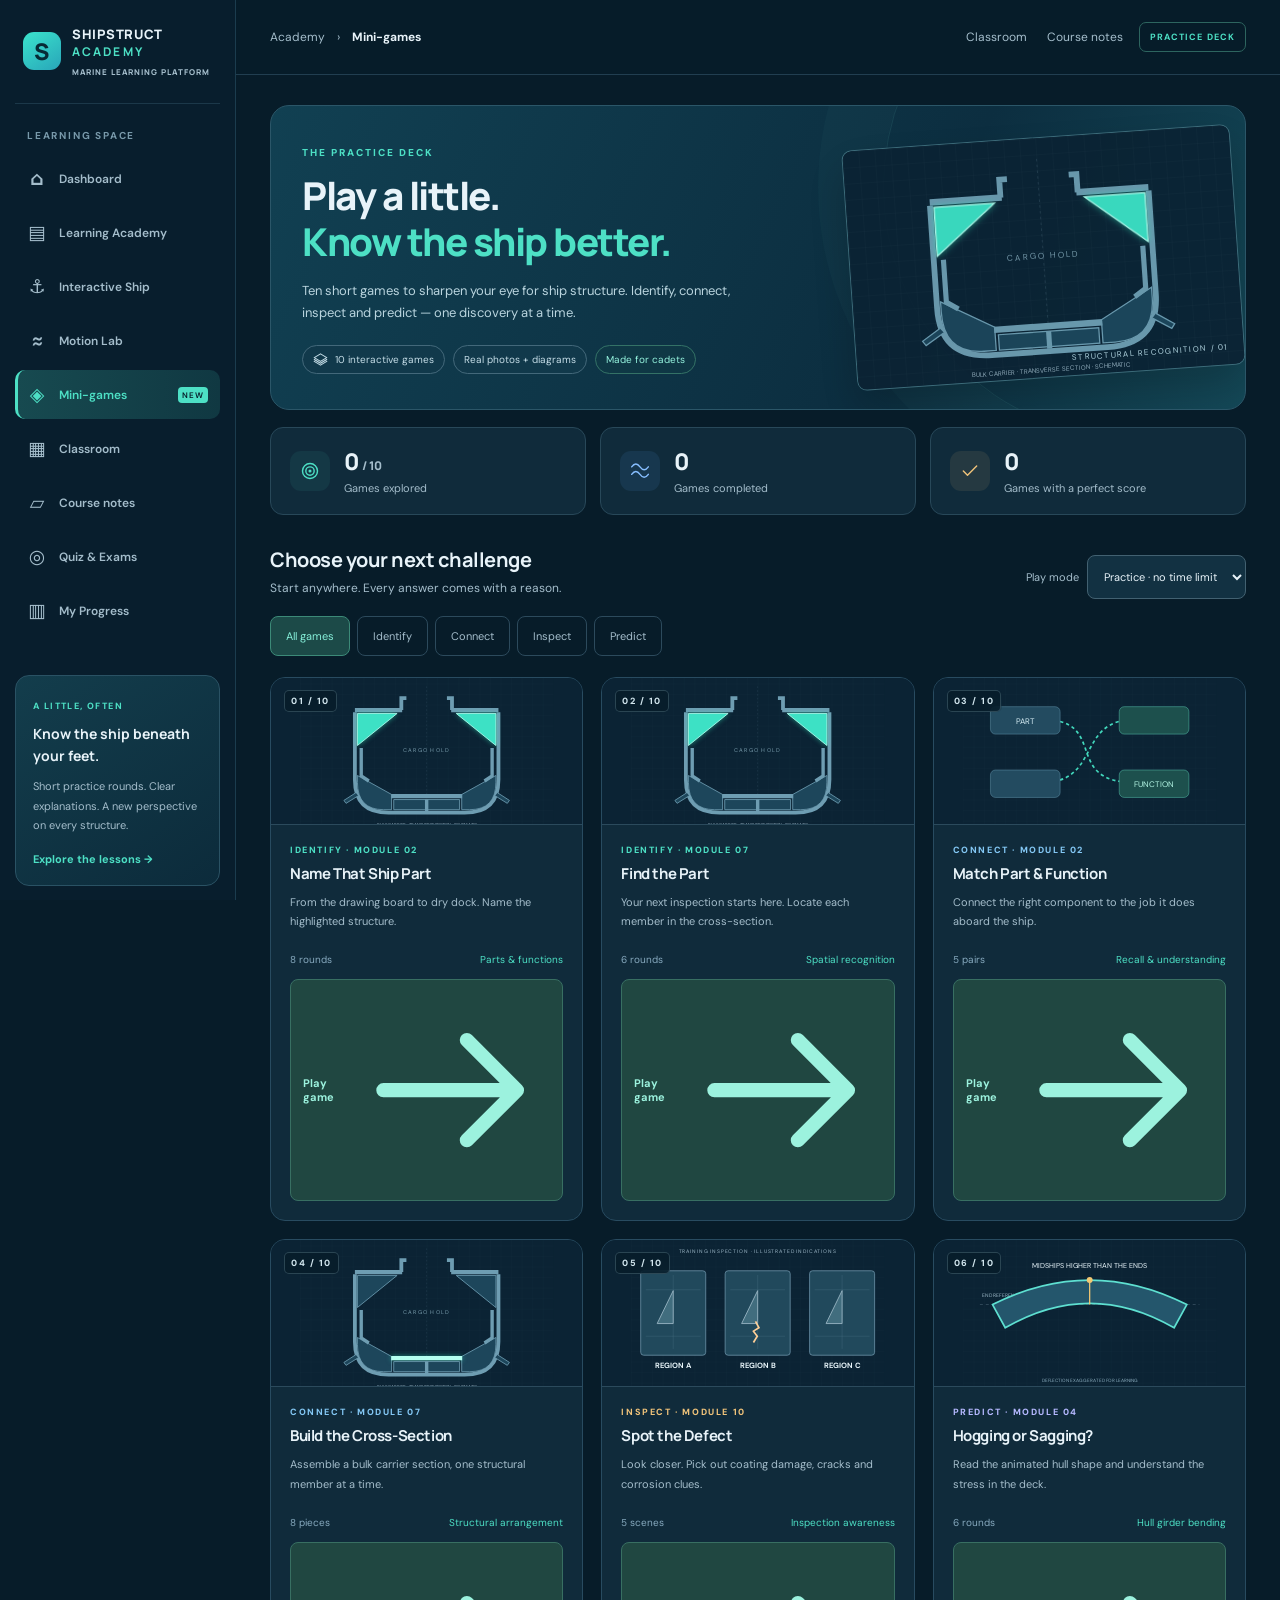
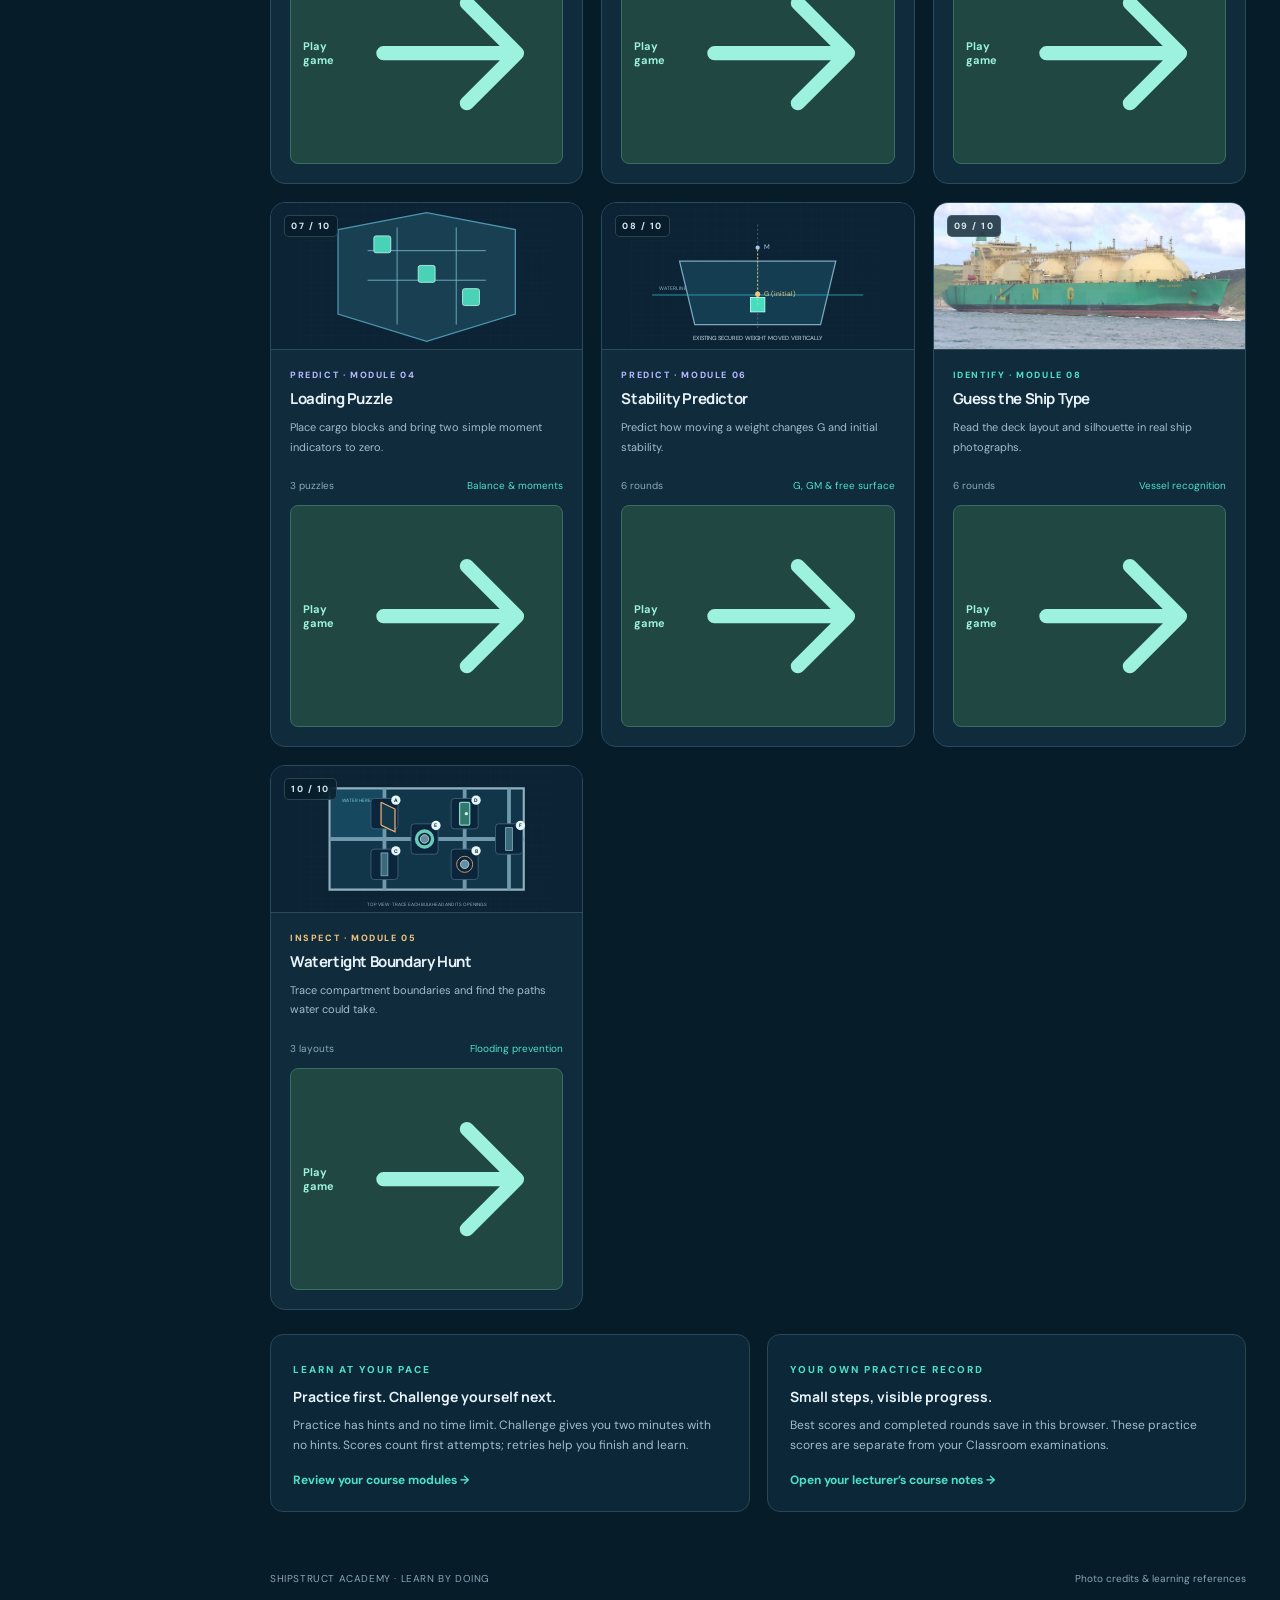
<file: games.html>
<!doctype html>
<html lang="en">
<head>
  <meta charset="utf-8">
  <meta name="viewport" content="width=device-width, initial-scale=1">
  <meta name="theme-color" content="#071c29">
  <meta name="description" content="Ten interactive ship construction mini-games. Identify ship parts, build a cross-section and practise inspection, loading and stability.">
  <title>Mini-games | ShipStruct Academy</title>
  <link rel="icon" href="favicon.svg" type="image/svg+xml">
  <link rel="manifest" href="manifest.webmanifest">
  <link rel="stylesheet" href="games.css">
  <script type="module" src="games.js"></script>
</head>
<body>
  <a href="#main" class="skip-link">Skip to games</a>
  <div class="shell">
    <aside class="sidebar" aria-label="Academy navigation">
      <a class="brand" href="index.html#dashboard"><span class="brandmark">S</span><span>SHIPSTRUCT<strong>ACADEMY</strong><small>MARINE LEARNING PLATFORM</small></span></a>
      <span class="side-label">LEARNING SPACE</span>
      <nav>
        <a href="index.html#dashboard"><span aria-hidden="true">⌂</span>Dashboard</a>
        <a href="index.html#academy"><span aria-hidden="true">▤</span>Learning Academy</a>
        <a href="index.html#explorer"><span aria-hidden="true">⚓</span>Interactive Ship</a>
        <a href="simulator.html"><span aria-hidden="true">≈</span>Motion Lab</a>
        <a href="games.html" class="active" aria-current="page"><span aria-hidden="true">◈</span>Mini-games <small class="new-label">NEW</small></a>
        <a href="classroom.html"><span aria-hidden="true">▦</span>Classroom</a>
        <a href="notes.html"><span aria-hidden="true">▱</span>Course notes</a>
        <a href="index.html#quiz"><span aria-hidden="true">◎</span>Quiz & Exams</a>
        <a href="index.html#progress"><span aria-hidden="true">▥</span>My Progress</a>
      </nav>
      <div class="side-note"><span class="eyebrow">A LITTLE, OFTEN</span><h3>Know the ship beneath your feet.</h3><p>Short practice rounds. Clear explanations. A new perspective on every structure.</p><a href="index.html#academy">Explore the lessons →</a></div>
      <p class="device-note">Practice scores stay on this device.</p>
    </aside>
    <div class="main-wrap">
      <header class="topbar"><a href="index.html#dashboard" class="mobile-brand">S<span>SHIPSTRUCT</span></a><div class="breadcrumb"><a href="index.html#dashboard">Academy</a><span>›</span><strong>Mini-games</strong></div><nav aria-label="Quick links"><a href="classroom.html">Classroom</a><a href="notes.html">Course notes</a></nav><span class="practice-badge">PRACTICE DECK</span></header>
      <main id="main" tabindex="-1"><div id="app"><p class="loading">Preparing the practice deck…</p></div><noscript><p>Enable JavaScript to play the mini-games. <a href="index.html">Return to the Academy</a>.</p></noscript></main>
      <footer><span>SHIPSTRUCT ACADEMY · LEARN BY DOING</span><a href="#credits">Photo credits & learning references</a></footer>
    </div>
  </div>
  <nav class="mobile-nav" aria-label="Mobile navigation"><a href="index.html#dashboard">Home</a><a href="index.html#academy">Learn</a><a href="games.html" aria-current="page">Games</a><a href="classroom.html">Classroom</a><a href="notes.html">Notes</a></nav>
  <div id="announcer" class="sr-only" aria-live="polite" aria-atomic="true"></div>
</body>
</html>
</file>
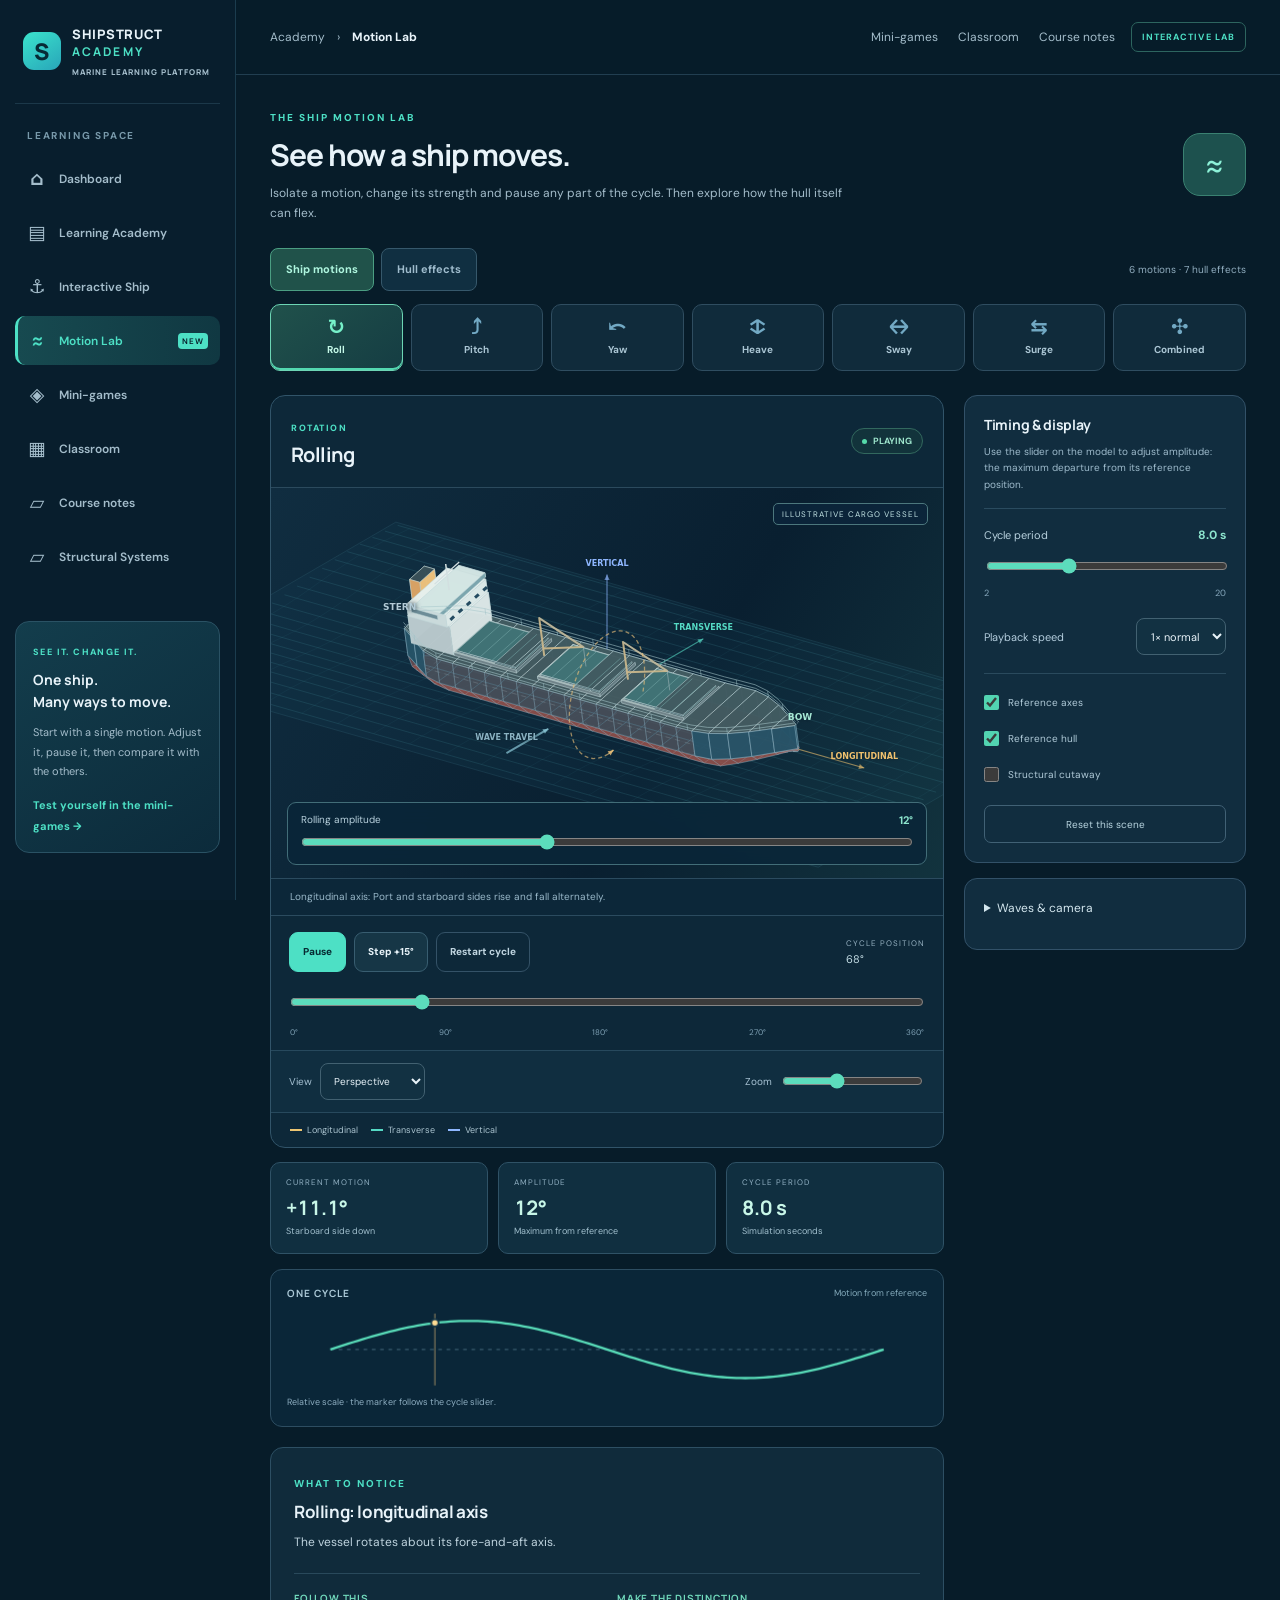
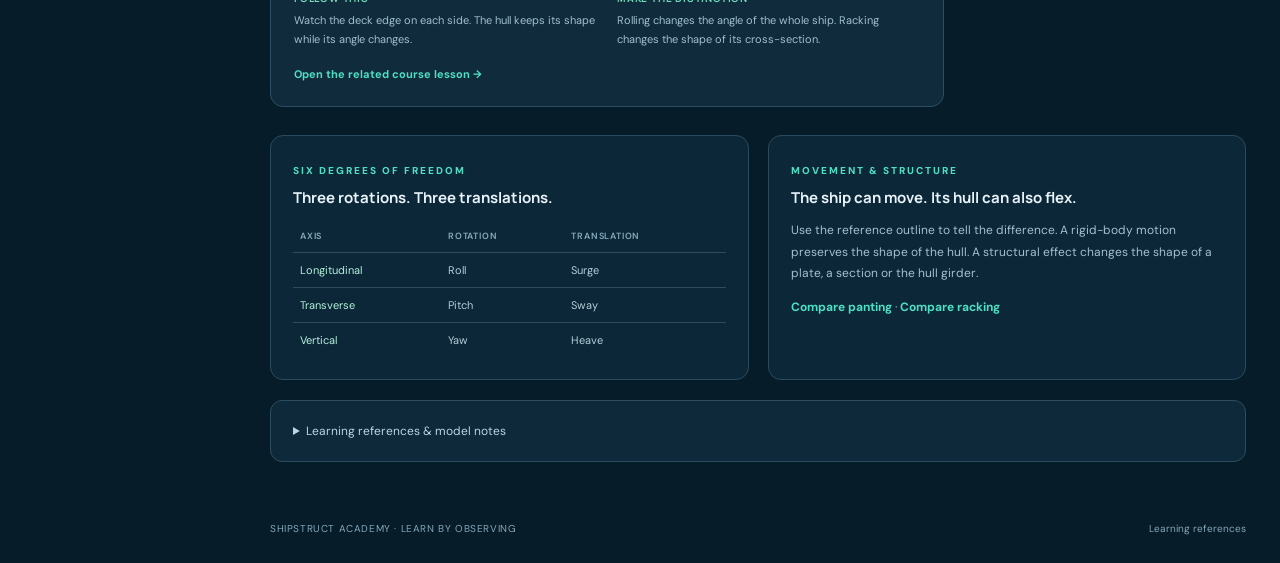
<file: simulator.html>
<!doctype html>
<html lang="en">
<head>
  <meta charset="utf-8">
  <meta name="viewport" content="width=device-width, initial-scale=1">
  <meta name="theme-color" content="#071c29">
  <meta name="description" content="Adjustable ship motion and hull-effect simulator: roll, pitch, yaw, heave, sway, surge, panting and more.">
  <title>Motion Lab | ShipStruct Academy</title>
  <link rel="icon" href="favicon.svg" type="image/svg+xml">
  <link rel="manifest" href="manifest.webmanifest">
  <link rel="stylesheet" href="games.css">
  <link rel="stylesheet" href="simulator.css">
  <script type="module" src="simulator.js"></script>
</head>
<body>
  <a href="#main" class="skip-link">Skip to simulator</a>
  <div class="shell">
    <aside class="sidebar" aria-label="Academy navigation">
      <a class="brand" href="index.html#dashboard"><span class="brandmark">S</span><span>SHIPSTRUCT<strong>ACADEMY</strong><small>MARINE LEARNING PLATFORM</small></span></a>
      <span class="side-label">LEARNING SPACE</span>
      <nav>
        <a href="index.html#dashboard"><span aria-hidden="true">⌂</span>Dashboard</a>
        <a href="index.html#academy"><span aria-hidden="true">▤</span>Learning Academy</a>
        <a href="index.html#explorer"><span aria-hidden="true">⚓</span>Interactive Ship</a>
        <a href="simulator.html" class="active" aria-current="page"><span aria-hidden="true">≈</span>Motion Lab <small class="new-label">NEW</small></a>
        <a href="games.html"><span aria-hidden="true">◈</span>Mini-games</a>
        <a href="classroom.html"><span aria-hidden="true">▦</span>Classroom</a>
        <a href="notes.html"><span aria-hidden="true">▱</span>Course notes</a>
        <a href="index.html#systems"><span aria-hidden="true">▱</span>Structural Systems</a>
      </nav>
      <div class="side-note"><span class="eyebrow">SEE IT. CHANGE IT.</span><h3>One ship.<br>Many ways to move.</h3><p>Start with a single motion. Adjust it, pause it, then compare it with the others.</p><a href="games.html">Test yourself in the mini-games →</a></div>
    </aside>
    <div class="main-wrap">
      <header class="topbar"><a href="index.html#dashboard" class="mobile-brand">S<span>SHIPSTRUCT</span></a><div class="breadcrumb"><a href="index.html#dashboard">Academy</a><span>›</span><strong>Motion Lab</strong></div><nav aria-label="Quick links"><a href="games.html">Mini-games</a><a href="classroom.html">Classroom</a><a href="notes.html">Course notes</a></nav><span class="practice-badge">INTERACTIVE LAB</span></header>
      <main id="main" tabindex="-1"><div id="app"><p class="loading">Preparing the motion lab…</p></div><noscript><p>Enable JavaScript to use the adjustable simulator. <a href="index.html">Return to the Academy</a>.</p></noscript></main>
      <footer><span>SHIPSTRUCT ACADEMY · LEARN BY OBSERVING</span><a href="#references" id="references-link">Learning references</a></footer>
    </div>
  </div>
  <nav class="mobile-nav" aria-label="Mobile navigation"><a href="index.html#dashboard">Home</a><a href="simulator.html" aria-current="page">Motion Lab</a><a href="games.html">Games</a><a href="classroom.html">Classroom</a><a href="notes.html">Notes</a></nav>
  <div id="announcer" class="sr-only" aria-live="polite" aria-atomic="true"></div>
</body>
</html>
</file>
<file: games.css>
@import url('https://fonts.googleapis.com/css2?family=DM+Sans:wght@400;500;600;700&family=Manrope:wght@500;600;700;800&display=swap');
:root{color-scheme:dark;--bg:#071c29;--surface:#102b3b;--surface2:#163646;--line:#284859;--ink:#e8f3f9;--muted:#a4bdcb;--mint:#4de0c5;--gold:#f0c37a;--red:#ffb6ad;font-family:'DM Sans',system-ui,sans-serif;background:var(--bg);color:var(--ink)}
*{box-sizing:border-box}body{margin:0}a{color:inherit;text-decoration:none}button,input,select{font:inherit}button,a,input,select{touch-action:manipulation}button{cursor:pointer}button:disabled{cursor:default}button:focus-visible,a:focus-visible,input:focus-visible,select:focus-visible,[role=button]:focus-visible{outline:3px solid #b7fff1;outline-offset:4px}svg{display:block}button svg,.btn svg{width:18px;height:18px;flex-shrink:0}h1,h2,h3,h4{font-family:Manrope,system-ui,sans-serif}h1,h2,h3,p{margin-top:0}p{line-height:1.7}button{color:inherit}.shell{display:grid;grid-template-columns:236px minmax(0,1fr);min-height:100vh}.sidebar{background:#081e2d;border-right:1px solid #1b3c4e;position:sticky;top:0;height:100vh;padding:25px 15px;display:flex;flex-direction:column;overflow:auto}.brand{display:flex;gap:11px;align-items:center;padding:0 8px 26px;border-bottom:1px solid #1b3849;font-family:Manrope,sans-serif;font-size:13px;font-weight:800;letter-spacing:.7px}.brandmark{display:grid;place-items:center;flex-shrink:0;width:38px;height:38px;border-radius:11px;background:linear-gradient(145deg,#3be4cc,#28a5b9);font-size:23px;color:#072a35}.brand strong{display:block;color:var(--mint);font-size:12px;letter-spacing:2.1px}.brand small{display:block;font-size:8px;letter-spacing:1px;color:var(--muted);margin-top:6px}.side-label{color:#7899aa;letter-spacing:1.8px;font-weight:700;font-size:10px;margin:25px 12px 12px}.sidebar nav{display:grid;gap:5px}.sidebar nav a{padding:12px;display:flex;gap:12px;align-items:center;font-size:12px;font-weight:600;border-radius:10px;color:var(--muted);min-height:44px}.sidebar nav a>span{font-size:19px;width:20px;text-align:center}.sidebar nav a:hover{background:#17384a;color:var(--ink)}.sidebar nav a.active{background:linear-gradient(90deg,#174a50,#103842);color:var(--mint);border-left:3px solid var(--mint);padding-left:9px}.new-label{font-size:8px;color:#071c29;background:var(--mint);border-radius:4px;padding:3px 4px;margin-left:auto;letter-spacing:1px}.side-note{margin-top:40px;border:1px solid #2a5264;background:linear-gradient(145deg,#133d4c,#0c2b3b);border-radius:14px;padding:17px}.side-note .eyebrow{font-size:9px;letter-spacing:1.4px}.side-note h3{font-size:14px;line-height:1.6;margin:9px 0}.side-note p{font-size:11px;color:var(--muted);line-height:1.8}.side-note a{color:var(--mint);font-size:11px;font-weight:700}.device-note{font-size:10px;color:#82a4b5;margin:20px 10px}.main-wrap{min-width:0}.topbar{display:flex;align-items:center;gap:16px;padding:0 34px;min-height:75px;border-bottom:1px solid #213e50;background:#071c29ee}.breadcrumb{display:flex;gap:12px;font-size:12px;color:var(--muted)}.breadcrumb strong{color:var(--ink)}.topbar nav{display:flex;gap:20px;margin-left:auto;font-size:12px;color:var(--muted)}.topbar nav a:hover,footer a:hover{color:var(--mint)}.practice-badge{font-size:9px;font-weight:700;letter-spacing:1.1px;color:var(--mint);border:1px solid #2d655f;padding:8px 10px;border-radius:7px}.mobile-brand{display:none}main{max-width:1420px;margin:0 auto;padding:30px 34px 40px;outline:none}footer{display:flex;justify-content:space-between;gap:16px;padding:20px 34px 28px;font-size:10px;color:#86a7b8;letter-spacing:.6px}footer a{letter-spacing:0}.eyebrow{font-size:10px;font-weight:800;letter-spacing:2px;color:var(--mint)}.hub-hero{background:linear-gradient(115deg,#114052,#0c2e40 65%,#144857);border:1px solid #2b5668;display:grid;grid-template-columns:1.2fr .8fr;align-items:center;border-radius:19px;position:relative;overflow:hidden;min-height:274px;padding:31px}.hub-hero:after{content:'';position:absolute;right:-140px;top:-170px;width:500px;height:500px;border-radius:50%;border:1px solid #82f1df17;box-shadow:0 0 0 65px #8ce9df06;pointer-events:none}.hub-hero h1{font-size:clamp(28px,3vw,42px);line-height:1.2;letter-spacing:-1.5px;margin:12px 0 15px;font-weight:800}.hub-hero h1 span{color:var(--mint)}.hub-hero p{font-size:13px;color:#b9d4de;max-width:470px;margin-bottom:21px}.hero-badges{display:flex;gap:8px;flex-wrap:wrap}.pill{border:1px solid #43687a;border-radius:20px;padding:6px 10px;display:inline-flex;gap:7px;align-items:center;font-size:10px;color:#c5dde7;background:#11394b}.pill svg{width:15px;height:15px;flex-shrink:0}.pill.mint{color:#95f3de;border-color:#347266;background:#184b462e}.hero-drawing{position:relative;z-index:1;transform:rotate(-4deg);margin-right:-24px;opacity:.95}.hero-drawing svg{width:100%;border:1px solid #3f6e7c;border-radius:10px;background:#0b2334;box-shadow:0 20px 40px #0003}.hero-drawing:after{content:'STRUCTURAL RECOGNITION / 01';position:absolute;right:16px;bottom:14px;font-size:8px;color:#b7d9e4;letter-spacing:1.3px}.hub-stats{display:grid;grid-template-columns:repeat(3,minmax(0,1fr));gap:14px;margin-top:17px}.stat{background:var(--surface);border:1px solid var(--line);border-radius:13px;padding:17px 19px;display:flex;gap:14px;align-items:center}.stat-icon{background:#40d5ba13;color:var(--mint);width:40px;height:40px;padding:10px;border-radius:11px}.stat:nth-child(2) .stat-icon{color:#87beff;background:#569ce41c}.stat:nth-child(3) .stat-icon{color:var(--gold);background:#f0c37a17}.stat strong{font-family:Manrope,sans-serif;font-size:23px;font-weight:800}.stat small{font-size:12px;color:var(--muted)}.stat p{font-size:11px;color:var(--muted);margin:2px 0 0}.section-head{display:flex;justify-content:space-between;gap:20px;align-items:end;margin:31px 0 17px}.section-head h2{font-size:20px;letter-spacing:-.5px;margin:0 0 5px}.section-head p{color:var(--muted);font-size:12px;margin:0}.mode-control{display:flex;gap:8px;align-items:center;flex-shrink:0;font-size:11px;color:var(--muted)}select,input{border:1px solid #426171;background:#123142;color:var(--ink);border-radius:8px;padding:10px 12px;min-height:44px}.filters{display:flex;gap:7px;flex-wrap:wrap;margin-bottom:21px}.filter{padding:10px 15px;background:transparent;border:1px solid #2c4a5c;color:var(--muted);font-size:11px;border-radius:8px;min-height:40px}.filter.active{background:#1c4a48;color:#85efd9;border-color:#3c8a78}.games-grid{display:grid;grid-template-columns:repeat(3,minmax(0,1fr));gap:18px}.game-card{background:var(--surface);border:1px solid #284b60;border-radius:15px;overflow:hidden;transition:transform .18s,border-color .18s;display:flex;flex-direction:column;position:relative}.game-card:hover{transform:translateY(-3px);border-color:#449284}.card-image{height:147px;overflow:hidden;background:#0b2334;position:relative;border-bottom:1px solid #2b4a5c}.card-image>svg,.card-image img{width:100%;height:100%;object-fit:cover}.card-image>svg{transform:scale(1.07)}.card-image .bending-hull,.card-image .moving-weight,.card-image .liquid-surface{animation:none}.card-number{position:absolute;top:12px;left:13px;background:#071c29c9;border:1px solid #7293a355;backdrop-filter:blur(7px);border-radius:5px;padding:4px 6px;font-size:9px;font-weight:800;color:#d2e6ee;letter-spacing:1.5px}.card-content{padding:19px;display:flex;flex-direction:column;flex:1}.category-label{color:var(--mint);text-transform:uppercase;letter-spacing:1.6px;font-size:9px;font-weight:800}.game-card[data-category=Predict] .category-label{color:#b5b8ff}.game-card[data-category=Inspect] .category-label{color:var(--gold)}.game-card[data-category=Connect] .category-label{color:#84c8f5}.game-card h3{font-size:15px;letter-spacing:-.4px;margin:7px 0 9px}.game-card p{font-size:11px;color:var(--muted);line-height:1.75;margin-bottom:14px}.card-meta{font-size:10px;color:#87aabf;display:flex;justify-content:space-between;gap:8px;margin-top:auto;padding:8px 0 13px}.play-btn{display:flex;align-items:center;justify-content:space-between;background:#204741;border:1px solid #386f62;border-radius:8px;padding:10px 12px;font-size:11px;color:#9cf2de;font-weight:700;min-height:42px}.play-btn:hover{background:#2b5c52}.card-best{color:var(--mint)}.hub-bottom{display:grid;grid-template-columns:1fr 1fr;gap:17px;margin-top:24px}.info-card{border:1px solid var(--line);border-radius:13px;padding:22px;background:#0c2738}.info-card h3{font-size:14px;margin:9px 0}.info-card p{font-size:12px;color:var(--muted);margin-bottom:12px}.text-link{color:var(--mint);font-size:12px;font-weight:700}.btn{display:inline-flex;justify-content:center;align-items:center;gap:9px;border:1px solid var(--mint);background:var(--mint);color:#072a32;font-size:12px;font-weight:800;padding:12px 17px;border-radius:9px;min-height:44px}.btn:hover{background:#73f0d8}.btn.secondary{background:#163646;border-color:#385d70;color:var(--ink)}.btn.secondary:hover{background:#224858}.btn.ghost{background:transparent;border-color:#345267;color:#c0d5e0}.btn:disabled{opacity:.4;transform:none}.btn.small{font-size:11px;padding:10px 12px}.session-top{display:flex;gap:13px;align-items:center;margin-bottom:22px;flex-wrap:wrap}.session-top .back{border:0;background:transparent;color:var(--muted);display:flex;gap:8px;align-items:center;padding:6px 0;font-size:12px;min-height:44px}.session-top .back svg{width:17px;transform:rotate(180deg)}.session-top .session-actions{display:flex;gap:9px;margin-left:auto}.session-title{margin-bottom:20px}.session-title h1{font-size:28px;letter-spacing:-1px;margin:9px 0}.session-title p{color:var(--muted);font-size:12px;margin-bottom:0}.session-meter{display:flex;align-items:center;gap:18px;background:var(--surface);border:1px solid var(--line);padding:14px 18px;border-radius:12px;margin-bottom:22px}.session-meter .meter-text{font-size:11px;color:var(--muted);white-space:nowrap}.session-meter .meter-text strong{color:var(--ink)}.meter-track{height:5px;background:#1e4052;border-radius:4px;flex:1;overflow:hidden}.meter-track span{display:block;height:100%;background:var(--mint);border-radius:4px;transition:width .2s}.clock{display:flex;gap:6px;align-items:center;font-size:12px;font-variant-numeric:tabular-nums;color:#c3dce6;white-space:nowrap}.clock svg{width:15px}.clock.urgent{color:var(--gold)}.game-layout{display:grid;grid-template-columns:minmax(0,1.2fr) minmax(275px,.8fr);gap:22px;align-items:start}.visual-board{border:1px solid #335468;border-radius:15px;overflow:hidden;background:#0b2334}.visual-board>svg{width:100%;height:auto}.visual-caption{border-top:1px solid #284958;padding:10px 15px;font-size:10px;color:#92b1c1;line-height:1.7}.question-panel{background:var(--surface);border:1px solid var(--line);border-radius:14px;padding:23px}.question-panel h2{font-size:19px;line-height:1.5;letter-spacing:-.4px;margin:9px 0 18px}.question-panel .intro{font-size:12px;color:var(--muted)}.options{display:grid;gap:10px}.answer-option{display:flex;align-items:center;gap:10px;width:100%;text-align:left;background:#153446;border:1px solid #345a70;border-radius:9px;padding:13px 12px;font-size:12px;line-height:1.5;min-height:48px}.answer-option .option-letter{border:1px solid #547183;border-radius:5px;width:25px;height:25px;display:grid;place-items:center;flex-shrink:0;font-size:10px;font-weight:800;color:#b9d4e3}.answer-option:hover:not(:disabled){border-color:var(--mint);background:#1b454b}.answer-option.correct{background:#174a40;border-color:#61d5aa;color:#b9f5de}.answer-option.wrong{background:#4f343b;border-color:#bd7b78;color:#ffccc5}.answer-option:disabled{opacity:.6}.answer-option.correct:disabled,.answer-option.wrong:disabled{opacity:1}.feedback{margin-top:18px;border:1px solid #456e68;background:#183f3c;border-radius:10px;padding:15px;font-size:12px;color:#d3f1e6;line-height:1.75}.feedback.incorrect{background:#3b3534;border-color:#8c6c50;color:#f2dfc6}.feedback h3{font-size:14px;margin-bottom:7px}.feedback p{margin-bottom:9px}.feedback a{color:var(--mint);text-decoration:underline;text-underline-offset:3px}.feedback+.btn{margin-top:16px;width:100%}.hint-button{background:none;border:0;color:var(--gold);font-size:11px;text-decoration:underline;text-underline-offset:4px;margin-top:14px;padding:10px 0;min-height:40px}.hint{font-size:12px;color:#f1d5a4;line-height:1.7;margin:8px 0 0}.hint:empty{display:none}.notice{background:#12394a;border:1px solid #31566c;border-radius:9px;padding:12px 14px;color:#b6d6e3;font-size:12px;line-height:1.7;margin:0 0 18px}.recall-form label{font-size:12px;color:var(--muted);display:block;margin-bottom:8px}.recall-form input{width:100%;margin-bottom:12px}.recall-form .btn{width:100%}.recall-switch{display:flex;gap:8px;align-items:center;font-size:11px;color:var(--muted);margin:17px 0}.photo-frame{position:relative;width:100%;background:#0b2334;min-height:150px}.photo-frame img{width:100%;height:auto;max-height:460px;object-fit:contain;display:block}.photo-marker{position:absolute;border:3px solid #a0ffdf;border-radius:50%;box-shadow:0 0 0 3px #0a332ca6,0 0 26px #32e9be;pointer-events:none}.photo-region{position:absolute;border:2px dashed #c1ffeb;background:#31b99314;border-radius:12px;color:#082b36;display:grid;place-items:start;min-width:44px;min-height:44px}.photo-region span{background:#bdffe9;color:#082b36;padding:5px 7px;border-radius:0 0 5px 0;font-size:12px;font-weight:800}.photo-region:hover{background:#4dedc740}.photo-region.correct{border-style:solid;background:#3df4b12e}.photo-credit{font-size:9px;color:#aac2ce;line-height:1.8;padding:11px 14px;border-top:1px solid #2b4c5f}.photo-credit a{text-decoration:underline;text-underline-offset:3px}.region-buttons,.zone-controls{display:flex;flex-wrap:wrap;gap:7px;margin-top:14px}.zone-controls button,.region-buttons button{min-width:43px;min-height:43px;border:1px solid #4e6f80;border-radius:7px;background:#1c3d50;color:#cee4ed;font-size:11px;font-weight:700;padding:9px}.zone-controls button.placed,.region-buttons button.found{background:#1e5146;border-color:#58bb9d;color:#abf4da}.structure-zone{fill:var(--part-fill);stroke:var(--part-stroke);stroke-width:2;transition:filter .18s,opacity .18s}.structure-zone.lit{filter:drop-shadow(0 0 6px #31e8bd88)}.structure-zone .zone-marker{fill:#d9edf5;stroke:#122f41;stroke-width:2}.structure-zone .zone-letter{fill:#102b3b;stroke:none;font-family:system-ui,sans-serif;font-weight:800;font-size:11px}.structure-zone.unbuilt{fill:#123042;stroke:#6d899a;stroke-dasharray:4 4;opacity:.65}.structure-zone.placed{stroke-dasharray:none}.structure-zone[role=button],.boundary-point{cursor:pointer}.structure-zone[role=button]:hover{filter:brightness(1.55);opacity:1}.structure-zone[role=button]:focus-visible,.boundary-point:focus-visible{outline:0;filter:drop-shadow(0 0 7px #fff)}.boundary-point:hover rect{stroke:#afffe8}.build-layout{display:grid;grid-template-columns:minmax(0,1.15fr) minmax(260px,.85fr);gap:22px}.parts-tray{display:grid;grid-template-columns:1fr 1fr;gap:9px;margin:14px 0}.part-token{background:#143c4c;border:1px solid #4f7888;border-radius:8px;padding:12px 10px;min-height:47px;font-size:11px;text-align:left;line-height:1.5}.part-token[aria-pressed=true]{background:#286554;border:2px solid #a0f3d5;padding:11px 9px;color:#d0ffeb}.part-token:disabled{background:#1c4a43;border-color:#357b65;color:#a8d8c8;opacity:.6}.selected-instruction{font-size:12px;line-height:1.6;min-height:41px;color:#d0e6ed}.match-board{background:var(--surface);border:1px solid var(--line);border-radius:15px;padding:24px}.match-columns{display:grid;grid-template-columns:.8fr 1.2fr;gap:28px}.match-column h3{font-size:11px;text-transform:uppercase;letter-spacing:1.6px;color:#9fb6c8;margin-bottom:16px}.match-column{display:grid;gap:10px;align-content:start}.match-column button{background:#17394c;border:1px solid #41657b;border-radius:9px;text-align:left;padding:16px;font-size:12px;line-height:1.6;min-height:75px}.match-column.functions button{font-size:11px}.match-column button[aria-pressed=true]{background:#285b51;border:2px solid #7ce7c4;padding:15px}.match-column button.matched{background:#214e45;border-color:#4a9179;color:#aee3cd;opacity:.75}.match-column button.matched:before{content:'✓ ';color:var(--mint)}.match-status{margin-top:15px;color:#cce9df;font-size:12px;min-height:24px}.loading-board{background:#0b2637;border:1px solid #34576a;border-radius:15px;padding:23px}.ship-top{max-width:410px;margin:0 auto;border:2px solid #537e91;border-radius:50% 50% 15% 15% / 15% 15% 8% 8%;padding:44px 23px 24px;background:linear-gradient(180deg,#21485b,#113447);position:relative}.ship-top:before{content:'BOW / FORE';position:absolute;top:17px;left:0;right:0;text-align:center;font-size:10px;letter-spacing:2px;color:#c1d7e3}.ship-top:after{content:'AFT';display:block;text-align:center;font-size:10px;letter-spacing:2px;color:#c1d7e3;margin-top:18px}.cargo-grid{display:grid;grid-template-columns:repeat(3,minmax(0,1fr));gap:9px}.cargo-cell{aspect-ratio:1;border:1px dashed #6696ac;border-radius:7px;background:#0f2d3f;padding:8px 4px;color:#a7c2d0;font-size:10px;line-height:1.5;display:grid;place-items:center;min-width:0}.cargo-cell.occupied{background:#23624f;border:1px solid #8ce1c3;color:#d2ffeb}.cargo-cell.occupied strong{font-size:23px;display:block}.cargo-labels{display:flex;justify-content:space-between;font-size:10px;color:var(--muted);margin:3px 0 14px}.moments{display:grid;grid-template-columns:1fr 1fr;gap:9px;margin-top:18px}.moment{background:#173a4d;border:1px solid #35596c;border-radius:8px;padding:11px;font-size:10px;color:#aac4d1}.moment strong{display:block;font-size:17px;color:#e4f3f7;margin-top:4px}.moment.zero strong{color:var(--mint)}.cargo-tray{display:flex;flex-wrap:wrap;gap:9px;margin:15px 0}.cargo-token{min-width:62px;min-height:59px;background:#265347;border:1px solid #70bda4;border-radius:7px;color:#c1f6df;font-weight:800;font-size:16px}.cargo-token[aria-pressed=true]{outline:3px solid #cffcec;outline-offset:2px}.cargo-token:disabled{opacity:.35}.cargo-token small{display:block;font-size:9px;font-weight:500}.puzzle-buttons{display:flex;flex-wrap:wrap;gap:10px;margin-top:16px}.bending-hull{animation:bend-pulse 3s ease-in-out infinite;transform-origin:300px 190px}.moving-weight{animation:weight-move 4s ease-in-out infinite}.liquid-surface{animation:liquid 2.5s ease-in-out infinite;transform-origin:300px 260px}@keyframes bend-pulse{50%{transform:scaleY(.8)}}@keyframes weight-move{0%,15%{transform:translate(0,0)}60%,85%{transform:translate(var(--move-x),var(--move-y))}}@keyframes liquid{50%{transform:rotate(5deg)}}.result-hero{background:linear-gradient(120deg,#154d4d,#102e43);border:1px solid #368177;border-radius:17px;text-align:center;padding:34px 24px}.result-hero h1{font-size:28px;margin:13px 0;letter-spacing:-1px}.score-ring{display:grid;place-items:center;margin:18px auto;width:132px;height:132px;border:7px solid #4adbba;border-right-color:#2b5a65;border-radius:50%}.score-ring strong{font-size:34px;font-family:Manrope,sans-serif}.score-ring small{font-size:10px;display:block;color:#b3d5de;margin-top:-10px}.result-hero p{font-size:12px;color:#bbd7de;max-width:540px;margin:12px auto 21px}.result-actions{display:flex;justify-content:center;gap:10px;flex-wrap:wrap}.review-list{display:grid;gap:13px;margin:20px 0}.review-item{background:var(--surface);border:1px solid var(--line);border-radius:12px;padding:18px 21px;border-left:3px solid #ccad7c}.review-item.good{border-left-color:#60cfac}.review-item h3{font-size:14px;margin:0 0 7px}.review-item p{font-size:12px;color:#b1cbd7;margin:0 0 9px}.credits-list{display:grid;gap:16px;margin-top:23px}.credit-row{display:grid;grid-template-columns:120px 1fr;gap:20px;align-items:center;background:var(--surface);border:1px solid var(--line);border-radius:11px;padding:17px}.credit-row img{width:120px;height:78px;object-fit:cover;border-radius:6px}.credit-row h3{font-size:14px;margin:0 0 7px}.credit-row p{font-size:11px;color:var(--muted);margin:0}.credit-row a{text-decoration:underline;text-underline-offset:3px;color:#9cedd6}.mobile-nav{display:none}.sr-only{position:absolute;width:1px;height:1px;padding:0;margin:-1px;overflow:hidden;clip:rect(0,0,0,0);white-space:nowrap;border:0}.skip-link{position:fixed;left:20px;top:-100px;z-index:1000;background:var(--mint);color:#072a32;padding:12px;border-radius:8px}.skip-link:focus{top:15px}.loading{padding:50px;text-align:center;color:var(--muted)}
@media(min-width:1500px){.card-image{height:175px}.game-card h3{font-size:17px}}
@media(max-width:1160px){.shell{grid-template-columns:205px minmax(0,1fr)}.sidebar{padding:23px 10px}.brand{font-size:11px;gap:8px}.brand small{font-size:7px}.brandmark{width:33px;height:35px}.sidebar nav a{font-size:11px;gap:8px}.sidebar nav a>span{font-size:17px}.topbar,main{padding-left:25px;padding-right:25px}.games-grid{grid-template-columns:repeat(2,minmax(0,1fr))}.hub-hero h1{font-size:33px}.hub-hero{padding:26px}.hero-drawing{margin-left:12px;margin-right:-35px}.game-layout,.build-layout{grid-template-columns:minmax(0,1fr)}.visual-board{max-width:800px}.visual-board>svg{max-height:420px}.question-panel{padding:22px}.question-panel h2{font-size:19px}.options{grid-template-columns:1fr 1fr}.loading-board{max-width:700px}.match-column button{min-height:87px}}
@media(max-width:820px){.shell{grid-template-columns:1fr}.sidebar{display:none}.topbar{padding:0 23px;min-height:68px}.topbar .breadcrumb{display:none}.mobile-brand{display:flex;align-items:center;gap:10px;color:var(--mint);font-family:Manrope,sans-serif;font-weight:800;font-size:21px}.mobile-brand span{font-size:11px;letter-spacing:1px;color:var(--ink)}.practice-badge{display:none}.topbar nav{font-size:11px;gap:15px}main{padding:25px 23px 35px}.hub-hero{grid-template-columns:1.2fr .8fr}.hub-hero h1{font-size:35px}.hub-stats{gap:10px}.stat{padding:15px 12px;gap:10px}.stat-icon{width:33px;height:33px;padding:8px}.stat strong{font-size:22px}.mobile-nav{position:fixed;bottom:0;left:0;right:0;display:flex;justify-content:space-around;z-index:90;background:#081f2ef5;backdrop-filter:blur(14px);border-top:1px solid #315366;padding:9px 8px max(9px,env(safe-area-inset-bottom));gap:4px}.mobile-nav a{padding:13px 8px;min-height:45px;font-size:11px;color:var(--muted);border-radius:8px;text-align:center;flex:1}.mobile-nav a[aria-current]{color:var(--mint);background:#174544}.main-wrap{padding-bottom:68px}footer{padding:20px 23px 30px}.game-layout,.build-layout{grid-template-columns:1.2fr .8fr}.options{grid-template-columns:1fr}.question-panel{padding:18px}.question-panel h2{font-size:17px}.game-layout,.build-layout{gap:15px}.parts-tray{grid-template-columns:1fr}.card-image{height:160px}}
@media(max-width:620px){main{padding:20px 16px 28px}.topbar{padding:0 17px}.hub-hero{grid-template-columns:1fr;padding:25px 23px 21px}.hub-hero h1{font-size:34px;max-width:340px}.hub-hero p{font-size:12px}.hero-drawing{display:none}.hero-badges .pill{font-size:9px;padding:5px 8px}.hub-stats{gap:8px}.stat{display:block;padding:13px 10px}.stat-icon{display:none}.stat strong{font-size:24px}.stat small{font-size:10px}.stat p{font-size:9px;line-height:1.5;max-width:80px}.section-head{display:block;margin-top:27px}.section-head h2{font-size:20px}.mode-control{margin-top:16px;justify-content:space-between}.mode-control select{min-width:180px}.filters{gap:6px;margin-bottom:17px}.filter{padding:9px 11px;flex:1;font-size:10px}.games-grid{gap:13px}.card-image{height:115px}.card-content{padding:14px 12px}.game-card h3{font-size:13px;line-height:1.5;margin:6px 0}.game-card p{font-size:10px;line-height:1.7;margin-bottom:8px}.category-label{font-size:8px;letter-spacing:1.3px}.card-meta{display:block;font-size:9px;line-height:1.9;padding:6px 0 9px}.card-best{display:block}.play-btn{font-size:10px;padding:9px 8px}.play-btn svg{width:14px}.hub-bottom{grid-template-columns:1fr;gap:13px}.info-card{padding:18px}.session-title h1{font-size:25px}.session-top{gap:10px;margin-bottom:18px}.session-top .session-actions{gap:7px}.session-top .session-actions .btn{padding:9px;font-size:10px}.session-top .back{font-size:11px}.session-meter{padding:12px;gap:10px}.session-meter .meter-text{font-size:10px}.clock{font-size:11px}.game-layout,.build-layout{grid-template-columns:1fr;gap:17px}.visual-caption{font-size:9px}.question-panel{padding:20px}.question-panel h2{font-size:18px}.options{grid-template-columns:1fr}.parts-tray{grid-template-columns:1fr 1fr}.zone-controls{justify-content:center}.zone-controls button{min-width:40px;min-height:40px}.match-board{padding:17px 12px}.match-columns{grid-template-columns:.8fr 1.2fr;gap:10px}.match-column{gap:8px}.match-column button{font-size:11px;padding:12px 9px;min-height:110px;line-height:1.6}.match-column.functions button{font-size:10px}.match-column button[aria-pressed=true]{padding:11px 8px}.match-column h3{font-size:9px;letter-spacing:1px}.loading-board{padding:18px 15px}.ship-top{padding:45px 17px 20px}.cargo-cell{font-size:9px}.credit-row{grid-template-columns:80px 1fr;gap:12px;padding:13px}.credit-row img{width:80px;height:65px}.credit-row h3{font-size:12px}.credit-row p{font-size:10px}.result-hero{padding:28px 17px}.result-hero h1{font-size:24px}.score-ring{width:120px;height:120px}.result-actions .btn{font-size:11px}footer{display:block;padding:15px 17px 27px;line-height:2;font-size:9px}footer a{display:block}.photo-frame img{max-height:430px}}
@media(max-width:360px){.games-grid{grid-template-columns:1fr}.card-image{height:170px}.game-card h3{font-size:16px}.game-card p{font-size:12px}.card-content{padding:19px}.card-meta{display:flex;font-size:10px}.mobile-brand span{font-size:9px}.topbar nav{font-size:10px;gap:9px}.hub-hero h1{font-size:30px}.mobile-nav a{font-size:10px;padding:12px 4px}}
@media(prefers-reduced-motion:reduce){*,*:before,*:after{animation:none!important;transition:none!important;scroll-behavior:auto!important}}
</file>
<file: simulator.css>
.lab-title{display:flex;align-items:center;justify-content:space-between;gap:24px;margin-bottom:24px}.lab-title h1{font-size:30px;letter-spacing:-1.1px;margin:8px 0}.lab-title p{font-size:12px;color:var(--muted);margin:0;max-width:590px}.lab-title .lab-mark{width:63px;height:63px;display:grid;place-items:center;background:#1d514e;border:1px solid #3a8171;border-radius:17px;font-size:34px;color:#8df2d8;flex-shrink:0}.topic-toolbar{display:flex;align-items:center;justify-content:space-between;gap:14px;margin:0 0 13px}.topic-groups{display:flex;gap:7px}.topic-groups button{border:1px solid #36586b;background:#102f41;color:#9fbccd;border-radius:8px;padding:11px 15px;font-size:11px;font-weight:700;min-height:43px}.topic-groups button[aria-pressed=true]{color:#aff6df;background:#20524a;border-color:#4b9e82}.topic-count{font-size:10px;color:#91adbf}.topic-picker{display:grid;grid-template-columns:repeat(7,minmax(0,1fr));gap:8px;margin-bottom:24px}.topic-choice{background:#102b3b;border:1px solid #2f4d60;border-radius:10px;padding:12px 7px;text-align:center;min-height:67px;display:flex;flex-direction:column;align-items:center;justify-content:center;gap:5px;font-weight:700;font-size:10px;color:#abc6d4;line-height:1.4}.topic-choice .topic-symbol{font-size:21px;color:#72a9c4;line-height:1}.topic-choice:hover{border-color:#62bea7;background:#17443f}.topic-choice[aria-current=true]{background:linear-gradient(140deg,#20514b,#153d43);border-color:#6cd5b4;color:#c5f9e8;box-shadow:inset 0 -2px #53d8b0}.topic-choice[aria-current=true] .topic-symbol{color:#76f0c9}.topic-choice.structural[aria-current=true]{background:linear-gradient(140deg,#4d4332,#263a40);border-color:#c9a56f;box-shadow:inset 0 -2px #ddb77f}.topic-choice.structural[aria-current=true] .topic-symbol{color:#f1c986}.lab-workspace{display:grid;grid-template-columns:minmax(0,1fr) 282px;gap:20px;align-items:start}.lab-left{min-width:0;position:sticky;top:18px}.viewer-card{background:#0d2839;border:1px solid #315469;border-radius:15px;overflow:hidden}.viewer-header{display:flex;justify-content:space-between;align-items:center;padding:19px 20px;border-bottom:1px solid #2b4a5d;gap:16px}.viewer-header h2{font-size:20px;letter-spacing:-.6px;margin:5px 0 0}.viewer-header .eyebrow{font-size:9px;letter-spacing:1.5px}.live-badge{border:1px solid #32685e;background:#1d493f55;color:#9ee6cd;border-radius:15px;padding:6px 10px;font-size:9px;font-weight:700;display:flex;gap:6px;align-items:center}.live-badge:before{content:'';display:block;width:5px;height:5px;background:#56d9a9;border-radius:50%}.live-badge.paused{color:#cfbe9e;border-color:#726246;background:#4b3f2755}.live-badge.paused:before{background:#d6b678}.canvas-wrap{position:relative;background:#102a3b;overflow:hidden}.motion-canvas{width:100%;height:390px;display:block;touch-action:pan-y;outline-offset:-5px}.scene-badge{position:absolute;top:15px;right:15px;padding:5px 8px;border:1px solid #4c777d;background:#0b263cbb;border-radius:5px;color:#c2e3e4;font-size:8px;letter-spacing:1px;pointer-events:none}.scene-badge.flex-badge{color:#edcf9d;border-color:#806b4d}.viewer-help{font-size:10px;line-height:1.6;color:#99b8c9;padding:10px 19px;border-top:1px solid #2b4b5f;border-bottom:1px solid #2b4b5f;min-height:36px;background:#0c2739}.transport{display:flex;align-items:center;gap:8px;padding:16px 18px 12px}.transport .btn{font-size:10px;min-height:40px;padding:10px 13px;white-space:nowrap}.transport .phase-value{margin-left:auto;font-size:11px;font-variant-numeric:tabular-nums;color:#c3dce4;white-space:nowrap}.transport .phase-value small{display:block;font-size:8px;color:#95b0c0;margin-bottom:4px;letter-spacing:1px}.phase-control{padding:0 19px 13px}.phase-control input{width:100%;margin:0;min-height:22px}.phase-ticks{display:flex;justify-content:space-between;color:#7fa1b5;font-size:8px;margin-top:2px}.view-tools{display:flex;align-items:center;gap:18px;padding:12px 18px;border-top:1px solid #27495d;background:#102e40}.view-select{display:flex;align-items:center;gap:8px;font-size:10px;color:#a7c2d3;min-width:0}.view-select select{font-size:10px;padding:8px 9px;min-height:37px;max-width:170px}.zoom-control{display:flex;align-items:center;gap:8px;min-width:110px;flex:1;max-width:180px;margin-left:auto;font-size:10px;color:#a7c2d3}.zoom-control input{width:100%;min-width:0;min-height:24px;padding:0}.axis-key{display:flex;gap:13px;padding:11px 19px;font-size:9px;color:#aac3cf;flex-wrap:wrap;border-top:1px solid #27495d}.axis-key span{display:flex;gap:5px;align-items:center}.axis-key i{width:12px;height:2px;display:inline-block;background:#ecc572}.axis-key .transverse i{background:#55d9c4}.axis-key .vertical i{background:#8fb7ff}.lab-controls{min-width:0;display:grid;gap:15px}.control-card{border:1px solid #325168;border-radius:13px;background:#112d3f;padding:19px}.control-card h3{font-size:14px;margin:0 0 17px;letter-spacing:-.3px}.control-card .control-subtitle{font-size:10px;line-height:1.65;color:#9dbacb;margin:-7px 0 15px}.range-control{margin-bottom:19px}.range-heading{display:flex;justify-content:space-between;align-items:center;gap:10px;font-size:11px;color:#b7d0dd;margin-bottom:7px}.range-heading output{color:#8de5ce;font-size:12px;font-weight:700;font-variant-numeric:tabular-nums;white-space:nowrap}.range-control input{width:100%;padding:0;min-height:28px}.range-scale{display:flex;justify-content:space-between;font-size:9px;color:#86a7bc;margin-top:2px}.input-range{accent-color:#5cdcbc;border:0;background:transparent;box-shadow:none}.motion-unit{font-size:10px;color:#85adbd;margin-left:4px}.control-divider{height:1px;background:#2a4b5f;margin:5px 0 18px}.rate-select{display:flex;align-items:center;justify-content:space-between;gap:15px;font-size:11px;color:#b4cddd}.rate-select select{font-size:11px;padding:8px 10px;min-height:37px}.layer-options{display:grid;gap:11px;margin-top:18px;padding-top:16px;border-top:1px solid #2a4a5d}.layer-options label{display:flex;align-items:center;gap:9px;color:#b0cad8;font-size:10px;min-height:25px}.layer-options input{min-height:auto;margin:0;width:15px;height:15px;accent-color:#52d4b1}.control-actions{display:flex;gap:8px;margin-top:18px}.control-actions button{background:transparent;border:1px solid #416175;color:#b9d5e0;border-radius:7px;font-size:10px;padding:10px 8px;flex:1;min-height:38px}.control-actions button:hover{border-color:#7cd5b8;color:#c5f9e8}.combined-sliders{display:grid;grid-template-columns:1fr 1fr;gap:2px 14px}.combined-sliders .range-control{margin-bottom:15px}.combined-sliders .range-heading{font-size:10px}.combined-sliders .range-heading output{font-size:10px}.preset-control{font-size:10px;color:#a7c2d2;display:block;margin-bottom:18px}.preset-control select{width:100%;display:block;margin-top:7px;font-size:11px;min-height:38px;padding:9px}.wave-options summary{font-size:12px;cursor:pointer;min-height:32px;line-height:1.8;color:#d3e6ee}.wave-options[open] summary{margin-bottom:14px}.wave-options .range-control{margin-bottom:14px}.wave-options .control-note{margin:10px 0 0}.control-note{font-size:10px;color:#99b7c8;line-height:1.7;margin:15px 0 0}.value-strip{display:grid;grid-template-columns:repeat(3,minmax(0,1fr));gap:10px;margin-top:14px}.motion-stat{border:1px solid #2f5266;background:#102f40;border-radius:10px;padding:14px 15px}.motion-stat small{font-size:8px;letter-spacing:1px;text-transform:uppercase;color:#91b0c2;display:block;margin-bottom:7px}.motion-stat strong{font-size:20px;font-family:Manrope,sans-serif;color:#c8f7e8;font-variant-numeric:tabular-nums}.motion-stat span{display:block;font-size:9px;line-height:1.5;color:#a1bfcd;margin-top:4px;min-height:14px}.observation-card{background:#102b3b;border:1px solid #2d4f63;border-radius:13px;padding:23px;margin-top:20px}.observation-card h3{font-size:17px;letter-spacing:-.4px;margin:8px 0 9px}.observation-card .definition{font-size:12px;color:#bfd4df;line-height:1.8}.observation-grid{display:grid;grid-template-columns:1fr 1fr;gap:20px;margin-top:19px;padding-top:17px;border-top:1px solid #29495b}.observation-grid h4{font-size:10px;color:#71dabc;letter-spacing:.8px;margin:0 0 6px}.observation-grid p{font-size:11px;color:#a1c0cf;line-height:1.8;margin:0 0 12px}.observation-card .text-link{font-size:11px}.motion-trace{background:#0a2638;border:1px solid #2d4d61;border-radius:12px;padding:16px;margin-top:15px}.trace-heading{display:flex;justify-content:space-between;gap:10px;align-items:center}.trace-heading h3{font-size:10px;text-transform:uppercase;letter-spacing:1px;margin:0;color:#abc8d6}.trace-heading span{font-size:9px;color:#83a9ba}.motion-trace svg{width:100%;height:83px;margin-top:8px;overflow:visible}.trace-note{font-size:9px;color:#8dadc0;margin:4px 0 0}.lab-overview{display:grid;grid-template-columns:1fr 1fr;gap:19px;margin-top:28px}.overview-card{border:1px solid #2a4b5d;background:#0c2738;border-radius:13px;padding:22px}.overview-card h3{font-size:15px;margin:8px 0 12px}.motion-table{border-collapse:collapse;width:100%;font-size:11px}.motion-table th,.motion-table td{text-align:left;border-bottom:1px solid #2d4c5f;padding:10px 7px}.motion-table th{color:#86acbc;font-size:9px;font-weight:600;text-transform:uppercase;letter-spacing:.8px}.motion-table td{color:#b5cdd9}.motion-table td:first-child{color:#b4f1db}.motion-table tr:last-child td{border-bottom:0}.motion-table a:hover{color:white;text-decoration:underline}.overview-card p{font-size:12px;color:#a5c0ce;line-height:1.8}.motion-reference{margin-top:20px;background:#0d293a;border:1px solid #2d4d60;padding:18px 22px;border-radius:12px;scroll-margin-top:20px}.motion-reference summary{font-size:12px;color:#bdd4e1;cursor:pointer;padding:4px 0}.motion-reference ul{padding-left:18px;line-height:1.8;margin:16px 0 8px;font-size:11px;color:#a7c6d5}.motion-reference li{margin-bottom:13px}.motion-reference a{color:#9cebd4;text-decoration:underline;text-underline-offset:3px}.motion-reference li span{display:block;color:#95b4c7;font-size:10px;margin-top:3px}.model-note{margin-top:19px;font-size:10px;line-height:1.8;color:#8eabbc}.motion-ui-error{padding:30px;line-height:1.9;color:#f3d19e}.paused-hint{position:absolute;bottom:14px;right:15px;color:#abc6d4;font-size:9px;background:#0b2438bb;border:1px solid #4a6271;border-radius:5px;padding:6px 9px;pointer-events:none}.paused-hint[hidden]{display:none}
@media(min-width:1500px){.lab-workspace{grid-template-columns:minmax(0,1fr) 310px}.motion-canvas{height:455px}.viewer-header{padding:22px 25px}.control-card{padding:23px}.topic-choice{font-size:11px;min-height:75px}.viewer-header h2{font-size:23px}}
@media(max-width:1190px){.lab-workspace{grid-template-columns:minmax(0,1fr) 250px;gap:15px}.control-card{padding:16px}.motion-canvas{height:360px}.viewer-header{padding:17px}.viewer-header h2{font-size:18px}.transport{padding:13px 12px 10px;gap:6px}.transport .btn{font-size:9px;padding:9px}.view-tools{padding:10px 12px;gap:9px}.view-select{display:block}.view-select select{display:block;margin-top:4px;font-size:10px;max-width:145px}.zoom-control{max-width:130px}.observation-card{padding:19px}.value-strip{gap:8px}.motion-stat{padding:12px}.motion-stat strong{font-size:18px}.topic-picker{gap:6px}.topic-choice{font-size:9px;padding:10px 4px}.axis-key{gap:10px;padding:10px 14px;font-size:8px}}
@media(max-width:1020px){.lab-workspace{grid-template-columns:1fr}.lab-left{position:static}.lab-controls{grid-template-columns:1fr 1fr;align-items:start}.control-card{padding:21px}.motion-canvas{height:440px}.viewer-header h2{font-size:22px}.transport{padding:16px 20px 12px}.transport .btn{font-size:11px;padding:10px 15px}.view-tools{padding:12px 20px;gap:25px}.view-select{display:flex;gap:10px}.view-select select{margin-top:0;max-width:180px;font-size:11px}.zoom-control{max-width:200px}.observation-grid{gap:28px}.topic-choice{font-size:10px}.motion-stat strong{font-size:23px}.lab-overview{margin-top:22px}.motion-stat{padding:14px 18px}}
@media(max-width:820px){.motion-canvas{height:420px}.lab-title h1{font-size:29px}.lab-title .lab-mark{width:55px;height:55px;font-size:29px}.topic-choice{padding:12px 5px}.lab-title{margin-bottom:22px}.control-card{padding:21px}.overview-card{padding:19px}.lab-left{position:static}}
@media(max-width:620px){.topbar nav{gap:12px;font-size:10px}.mobile-brand span{font-size:10px;letter-spacing:.5px}.lab-title{margin-bottom:20px;gap:10px}.lab-title .lab-mark{display:none}.lab-title h1{font-size:27px}.lab-title p{font-size:11px;line-height:1.8}.topic-toolbar{gap:8px}.topic-groups button{font-size:10px;padding:10px 12px}.topic-count{font-size:8px;max-width:57px;text-align:right;line-height:1.6}.topic-picker{grid-template-columns:repeat(4,minmax(0,1fr));gap:6px;margin-bottom:19px}.topic-choice{font-size:9px;min-height:60px;padding:10px 3px}.topic-choice .topic-symbol{font-size:20px}.topic-choice:last-child:nth-child(7){grid-column:span 2}.viewer-header{padding:16px}.viewer-header h2{font-size:20px}.viewer-header .eyebrow{font-size:8px}.motion-canvas{height:330px}.scene-badge{font-size:7px;top:12px;right:12px}.viewer-help{font-size:9px;min-height:44px;line-height:1.8;padding:9px 14px}.transport{padding:13px 13px 11px;gap:6px}.transport .btn{font-size:9px;padding:9px 10px;min-height:40px}.transport .phase-value{font-size:10px}.transport .phase-value small{font-size:7px}.phase-control{padding:0 14px 12px}.view-tools{padding:12px 14px;gap:13px}.view-select{display:block;font-size:9px}.view-select select{display:block;margin-top:6px;font-size:10px;width:137px;padding:7px;min-height:35px}.zoom-control{max-width:140px;min-width:80px;font-size:9px;display:block}.zoom-control input{margin-top:7px}.axis-key{gap:10px;font-size:8px;padding:10px 14px}.axis-key i{width:9px}.lab-controls{grid-template-columns:1fr;gap:14px}.control-card{padding:21px}.lab-workspace{gap:16px}.range-control{margin-bottom:20px}.control-card h3{font-size:15px}.range-heading{font-size:12px}.range-heading output{font-size:13px}.layer-options{grid-template-columns:1fr 1fr;gap:9px}.layer-options label{font-size:10px;line-height:1.6;align-items:start}.value-strip{gap:7px;margin-top:11px}.motion-stat{padding:13px 11px}.motion-stat strong{font-size:20px}.motion-stat small{font-size:7px;line-height:1.5;letter-spacing:.6px}.motion-stat span{font-size:8px}.observation-card{padding:20px 18px;margin-top:15px}.observation-card h3{font-size:17px}.observation-card .definition{font-size:12px}.observation-grid{grid-template-columns:1fr;gap:12px}.observation-grid p{font-size:11px}.motion-trace{margin-top:12px;padding:14px}.lab-overview{grid-template-columns:1fr;gap:14px;margin-top:22px}.overview-card{padding:21px}.motion-reference{padding:18px}.model-note{font-size:9px}.paused-hint{font-size:8px}.rate-select{font-size:12px}.combined-sliders .range-heading{font-size:11px}.combined-sliders .range-heading output{font-size:12px}}
@media(max-width:360px){.mobile-brand span{font-size:8px}.topbar nav{font-size:9px;gap:9px}.lab-title h1{font-size:25px}.motion-canvas{height:300px}.transport .btn{font-size:8px;padding:9px 7px}.transport .phase-value{font-size:9px}.phase-value small{display:none!important}.view-select select{width:125px}.axis-key{font-size:7px}.motion-stat strong{font-size:17px}.motion-stat{padding:11px 8px}.scene-badge{font-size:6px}.live-badge{font-size:8px;padding:6px 8px}.viewer-header h2{font-size:19px}}

.channel-live{font-size:9px;color:#81adbc;margin:-13px 0 17px;font-variant-numeric:tabular-nums}.wave-check{display:flex;gap:9px;align-items:center;color:#b4d0de;font-size:11px;margin:4px 0 17px}.wave-check input{width:15px;height:15px;min-height:auto;margin:0;accent-color:#55d9b7}

.scene-control{position:absolute;bottom:13px;left:16px;right:16px;background:#0a2638ed;border:1px solid #426d78;border-radius:9px;padding:10px 13px;display:flex;align-items:center;gap:17px;backdrop-filter:blur(10px)}.scene-knob{min-width:0;flex:1}.scene-control .range-heading{font-size:10px;margin-bottom:3px}.scene-control .range-heading output{font-size:11px}.scene-knob input{display:block;min-height:24px;width:100%;margin:0;padding:0}.paused-hint{bottom:92px}.component-select{font-size:8px;color:#9abdc9;min-width:95px}.component-select select{display:block;width:100%;padding:5px 9px;font-size:10px;min-height:31px;margin-top:3px}.scene-control.has-component{padding-top:8px;padding-bottom:8px}
@media(max-width:1020px){.lab-left{display:contents}.lab-left>.viewer-card{order:0}.lab-left>.value-strip{order:1;margin-top:0}.lab-controls{order:2}.lab-left>.motion-trace{order:3;margin-top:0}.lab-left>.observation-card{order:4;margin-top:0}}
@media(max-width:620px){.scene-control{left:10px;right:10px;bottom:10px;padding:8px 10px;gap:10px}.scene-control .range-heading{font-size:9px}.scene-control .range-heading output{font-size:10px}.component-select{min-width:81px;font-size:7px}.component-select select{font-size:9px;min-height:30px;padding:5px 7px}.scene-control.has-component .range-heading{font-size:9px}.paused-hint{bottom:84px;font-size:7px}.combined-sliders{display:none}.control-card .control-subtitle{margin:0 0 15px}}
</file>
